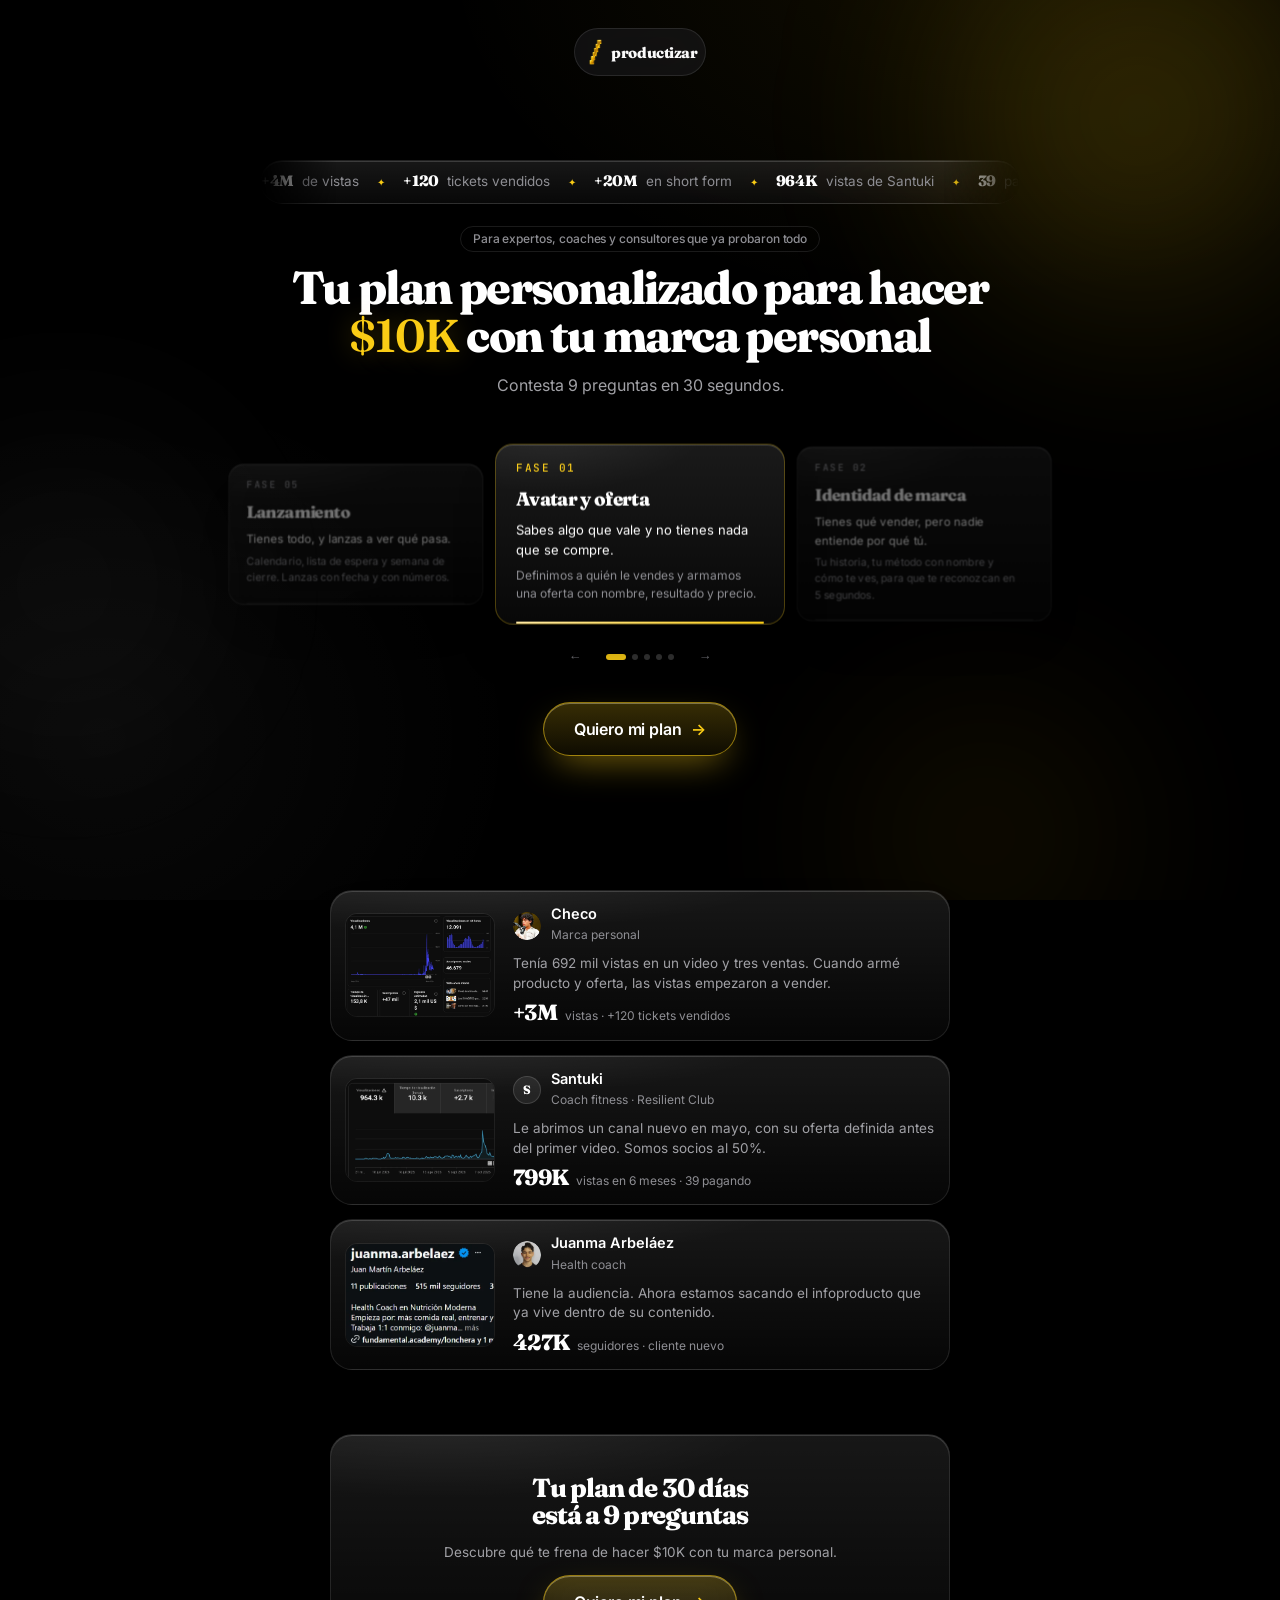
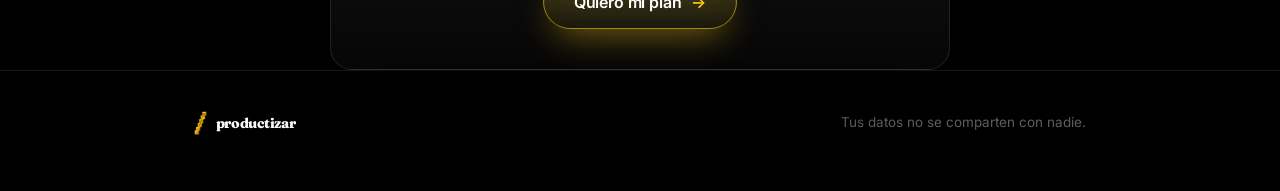
<file: index.html>
<!doctype html>
<html lang="es">
<head>
<meta charset="utf-8">
<meta name="viewport" content="width=device-width, initial-scale=1, viewport-fit=cover">
<title>Plan 10K · /productizar</title>
<meta name="description" content="Te ayudamos a hacer $10K con tu infoproducto en 12 semanas. Contesta 9 preguntas y recibe el plan de 30 días de tu fase.">
<meta property="og:title" content="Te ayudamos a hacer $10K con tu infoproducto en 12 semanas · /productizar">
<meta property="og:description" content="9 preguntas. Te decimos en cuál de las cinco fases estás y te damos el plan de 30 días de esa fase.">
<meta property="og:type" content="website">
<meta name="theme-color" content="#000000">
<link rel="icon" href="/assets/favicon.png">
<link rel="preconnect" href="https://fonts.googleapis.com">
<link rel="preconnect" href="https://fonts.gstatic.com" crossorigin>
<link rel="stylesheet" href="https://fonts.googleapis.com/css2?family=Fraunces:ital,opsz,wght@0,9..144,600;0,9..144,800;1,9..144,500&family=Inter:wght@400;500;600;700;800&family=JetBrains+Mono:wght@500&display=swap">
<link rel="stylesheet" href="/assets/styles.css">
<link rel="stylesheet" href="/assets/home.css">
<link rel="stylesheet" href="/assets/landing.css">
</head>
<body>
<script>document.documentElement.classList.add("js")</script>
<div class="orbs" aria-hidden="true"><i></i><i></i><i></i></div>
<div class="cursor-light" aria-hidden="true"></div>

<nav class="nav" aria-label="Principal">
  <div class="nav-pill" id="navpill">
    <span class="brand solo"><img src="/assets/slash.png" alt=""><span>productizar</span></span>
    <button class="btn btn-gold js-start" type="button">Quiero mi plan</button>
  </div>
</nav>

<!-- ================= LANDING ================= -->
<main id="landing">
  <section class="hero solo-hero">
    <div class="wrap">
      <div class="float-strip"><div class="fs-track"><span><b>+4M</b> de vistas</span><i>✦</i><span><b>+120</b> tickets vendidos</span><i>✦</i><span><b>+20M</b> en short form</span><i>✦</i><span><b>964K</b> vistas de Santuki</span><i>✦</i><span><b>39</b> pagando en Resilient Club</span><i>✦</i><span><b>515K</b> seguidores de Juanma</span><i>✦</i><span><b>+4M</b> de vistas</span><i>✦</i><span><b>+120</b> tickets vendidos</span><i>✦</i><span><b>+20M</b> en short form</span><i>✦</i><span><b>964K</b> vistas de Santuki</span><i>✦</i><span><b>39</b> pagando en Resilient Club</span><i>✦</i><span><b>515K</b> seguidores de Juanma</span><i>✦</i></div></div>
      <div class="hero-copy">
        <span class="pill">Para expertos, coaches y consultores que ya probaron todo</span>
        <h1>Tu plan personalizado para hacer <em>$10K</em> con tu marca personal</h1>
        <p class="lead">Contesta 9 preguntas en 30 segundos.</p>
        <div class="vsl" id="vsl" hidden></div>
        
      </div>

      
    </div>
      <div class="wrap hero-car">
      <div class="car" id="car">
        <div class="car-stage">
          <article class="ph-card g" data-i="0"><span class="ph-k">Fase 01</span><h3>Avatar y oferta</h3><p class="ph-pain">Sabes algo que vale y no tienes nada que se compre.</p><p class="ph-do">Definimos a quién le vendes y armamos una oferta con nombre, resultado y precio.</p><i class="ph-bar"></i></article>
          <article class="ph-card g" data-i="1"><span class="ph-k">Fase 02</span><h3>Identidad de marca</h3><p class="ph-pain">Tienes qué vender, pero nadie entiende por qué tú.</p><p class="ph-do">Tu historia, tu método con nombre y cómo te ves, para que te reconozcan en 5 segundos.</p><i class="ph-bar"></i></article>
          <article class="ph-card g" data-i="2"><span class="ph-k">Fase 03</span><h3>Contenido</h3><p class="ph-pain">Tienes producto, pero tu contenido no lo vende.</p><p class="ph-do">Cada video con un trabajo: traer gente, darte autoridad o vender. Y un solo link.</p><i class="ph-bar"></i></article>
          <article class="ph-card g" data-i="3"><span class="ph-k">Fase 04</span><h3>Producto</h3><p class="ph-pain">Vendes, pero todo depende de tus horas.</p><p class="ph-do">Pasamos lo que haces 1 a 1 a un infoproducto por fases que se entrega sin ti.</p><i class="ph-bar"></i></article>
          <article class="ph-card g" data-i="4"><span class="ph-k">Fase 05</span><h3>Lanzamiento</h3><p class="ph-pain">Tienes todo, y lanzas a ver qué pasa.</p><p class="ph-do">Calendario, lista de espera y semana de cierre. Lanzas con fecha y con números.</p><i class="ph-bar"></i></article>
        </div>
        <div class="car-nav"><button type="button" class="car-btn" data-d="-1" aria-label="Anterior">←</button><div class="car-dots"></div><button type="button" class="car-btn" data-d="1" aria-label="Siguiente">→</button></div>
      </div>
      <div class="cta-row">
          <button class="btn btn-gold js-start" type="button">Quiero mi plan <span class="arrow" aria-hidden="true">→</span></button>
        </div>
    </div>
  </section>

  

  <section class="sec" id="prueba">
    <div class="wrap">
      <div class="sec-h rv"><span class="pill">Resultados</span></div>
      <div class="cs-list">
        <article class="cs g rv"><img class="cs-shot" src="/assets/studio.webp" alt="" loading="lazy"><div class="cs-b"><div class="cs-top"><img class="cc-av" src="/assets/checo-avatar.webp" alt=""><div class="cc-who"><b>Checo</b><span>Marca personal</span></div></div><p>Tenía 692 mil vistas en un video y tres ventas. Cuando armé producto y oferta, las vistas empezaron a vender.</p><div class="cs-n"><b data-n="4" data-s="M" data-p="+">+4M</b><span>vistas · +120 tickets vendidos</span></div></div></article>
        <article class="cs g rv"><img class="cs-shot" src="/assets/santuki-studio.webp" alt="" loading="lazy"><div class="cs-b"><div class="cs-top"><span class="cc-av ini">S</span><div class="cc-who"><b>Santuki</b><span>Coach fitness · Resilient Club</span></div></div><p>Le abrimos un canal nuevo en mayo, con su oferta definida antes del primer video. Somos socios al 50%.</p><div class="cs-n"><b data-n="964" data-s="K">964K</b><span>vistas en 6 meses · 39 pagando</span></div></div></article>
        <article class="cs g rv"><img class="cs-shot" src="/assets/juanma.webp" alt="" loading="lazy"><div class="cs-b"><div class="cs-top"><img class="cc-av" src="/assets/juanma-avatar.webp" alt=""><div class="cc-who"><b>Juanma Arbeláez</b><span>Health coach</span></div></div><p>Tiene la audiencia. Ahora estamos sacando el infoproducto que ya vive dentro de su contenido.</p><div class="cs-n"><b data-n="515" data-s="K">515K</b><span>seguidores · cliente nuevo</span></div></div></article>
      </div>
    </div>
  </section>




  


  

  <section class="wrap">
    <div class="final-cta g rv">
      <h2>Tu plan de 30 días está a 9 preguntas</h2>
      <p>Descubre qué te frena de hacer $10K con tu marca personal.</p>
      <button class="btn btn-gold js-start" type="button">Quiero mi plan <span class="arrow" aria-hidden="true">→</span></button>
    </div>
  </section>
</main>

<!-- ================= QUIZ ================= -->
<section id="quiz" class="quiz" hidden aria-live="polite">
  <div class="wrap" id="quiz-root"></div>
</section>

<!-- ================= RESULT ================= -->
<section id="result" class="result" hidden>
  <div class="wrap" id="result-root"></div>
</section>

<footer class="foot">
  <div class="wrap">
    <span class="brand"><img src="/assets/slash.png" alt=""><span>productizar</span></span>
    <span>Tus datos no se comparten con nadie.</span>
  </div>
</footer>

<script src="/assets/config.js"></script>
<script src="/assets/app.js"></script>
<script src="/assets/landing.js"></script>
</body>
</html>
</file>
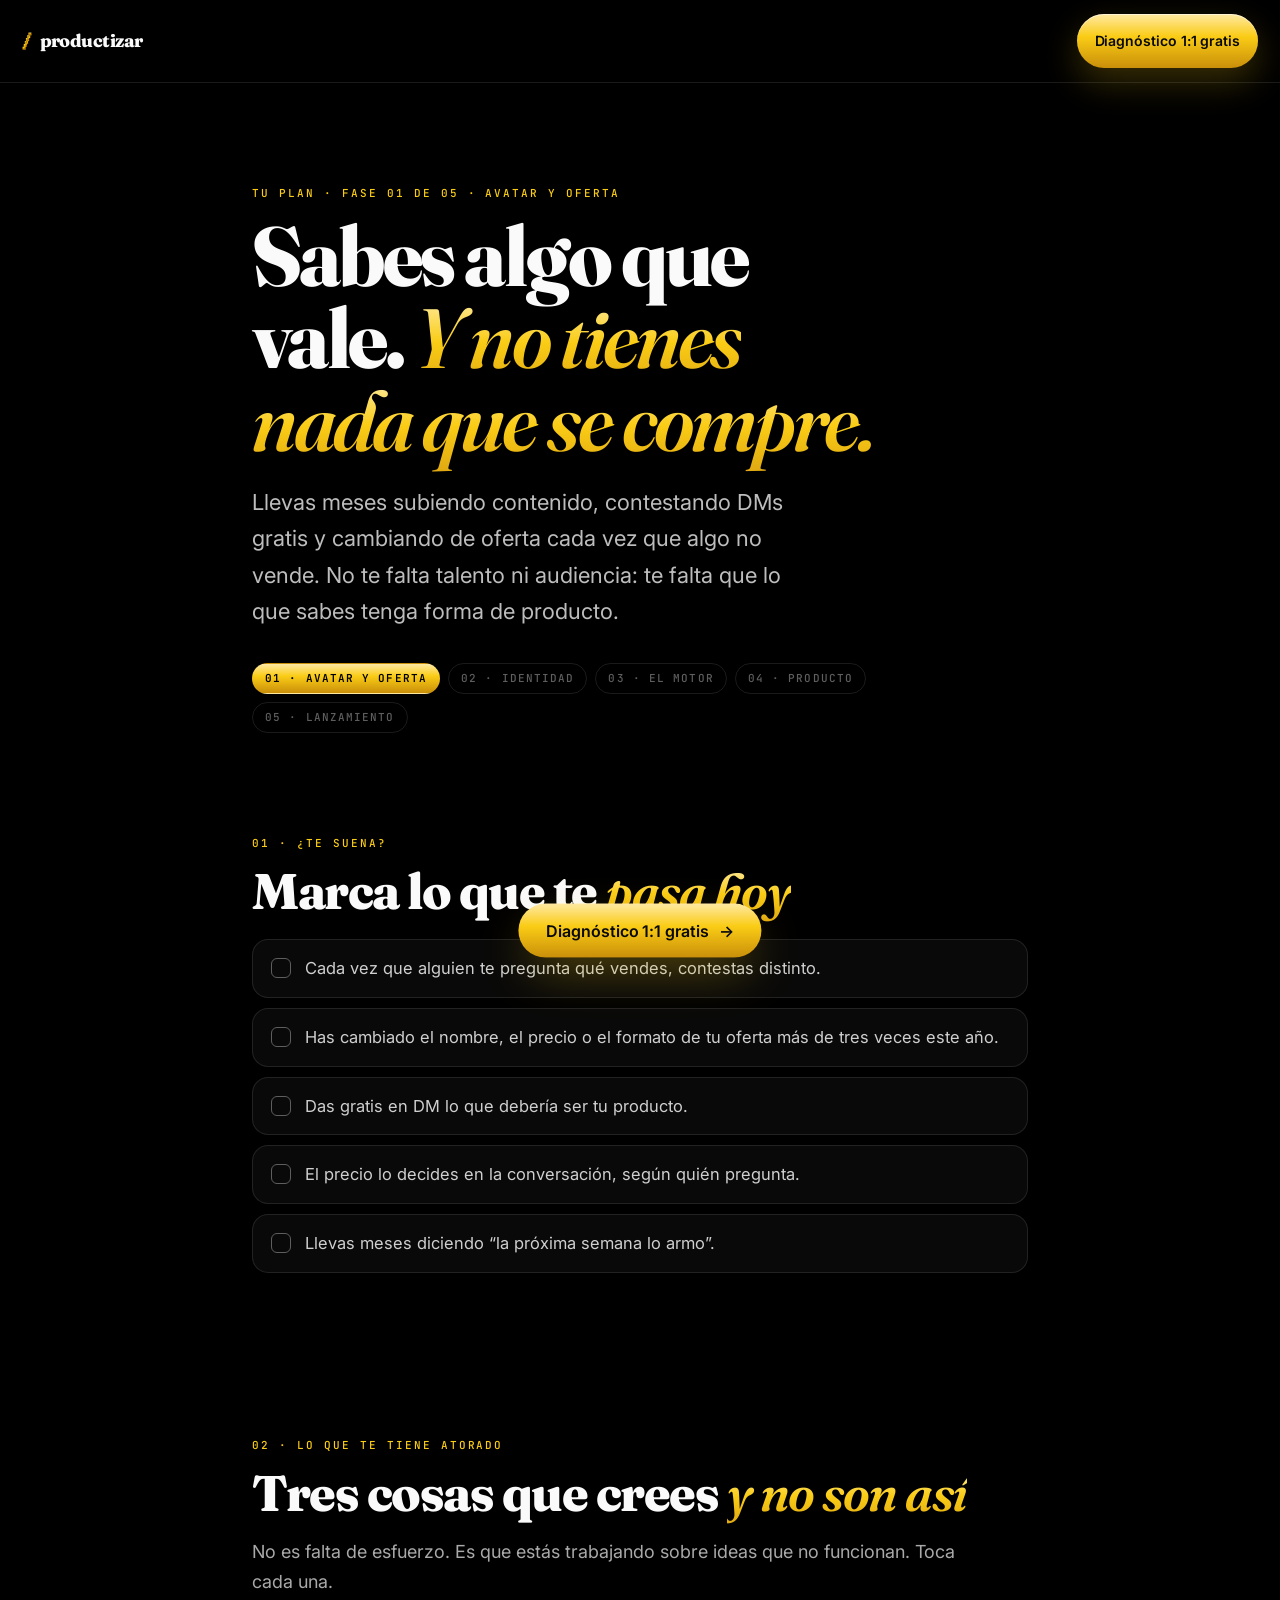
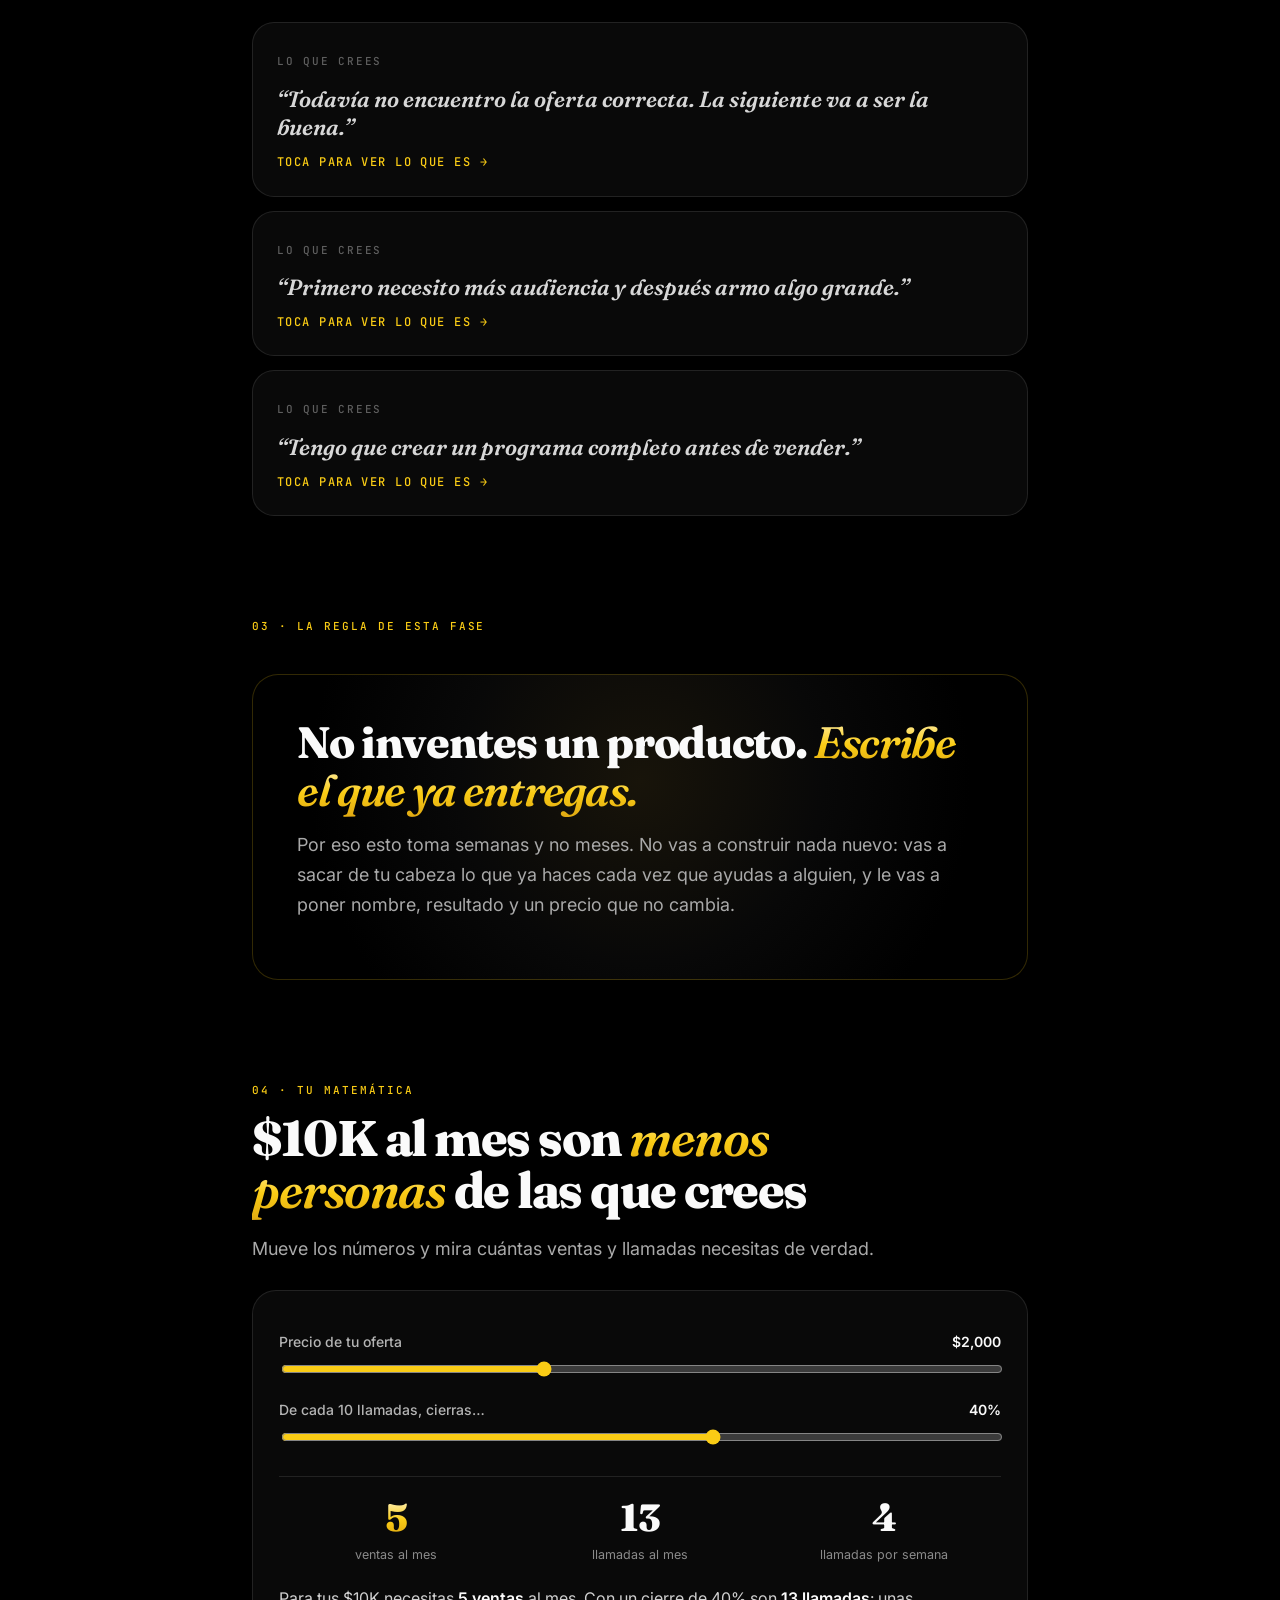
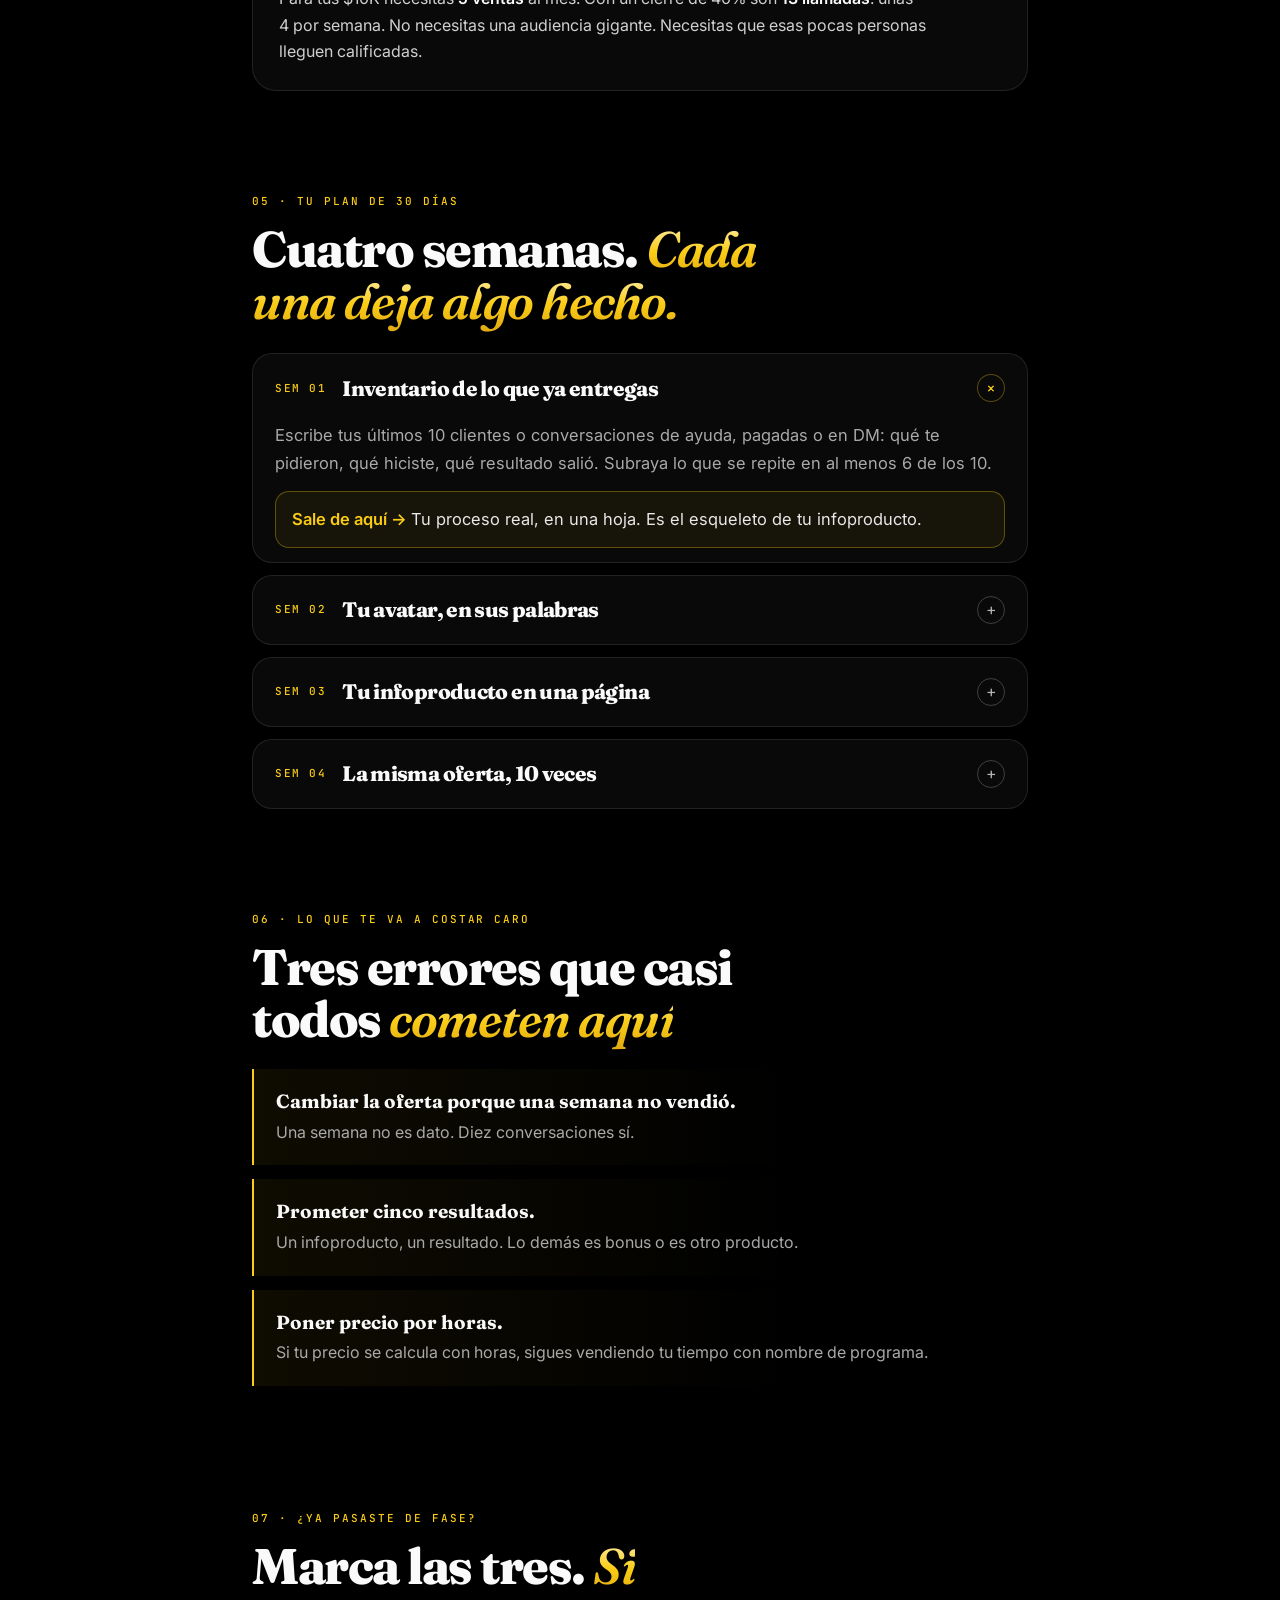
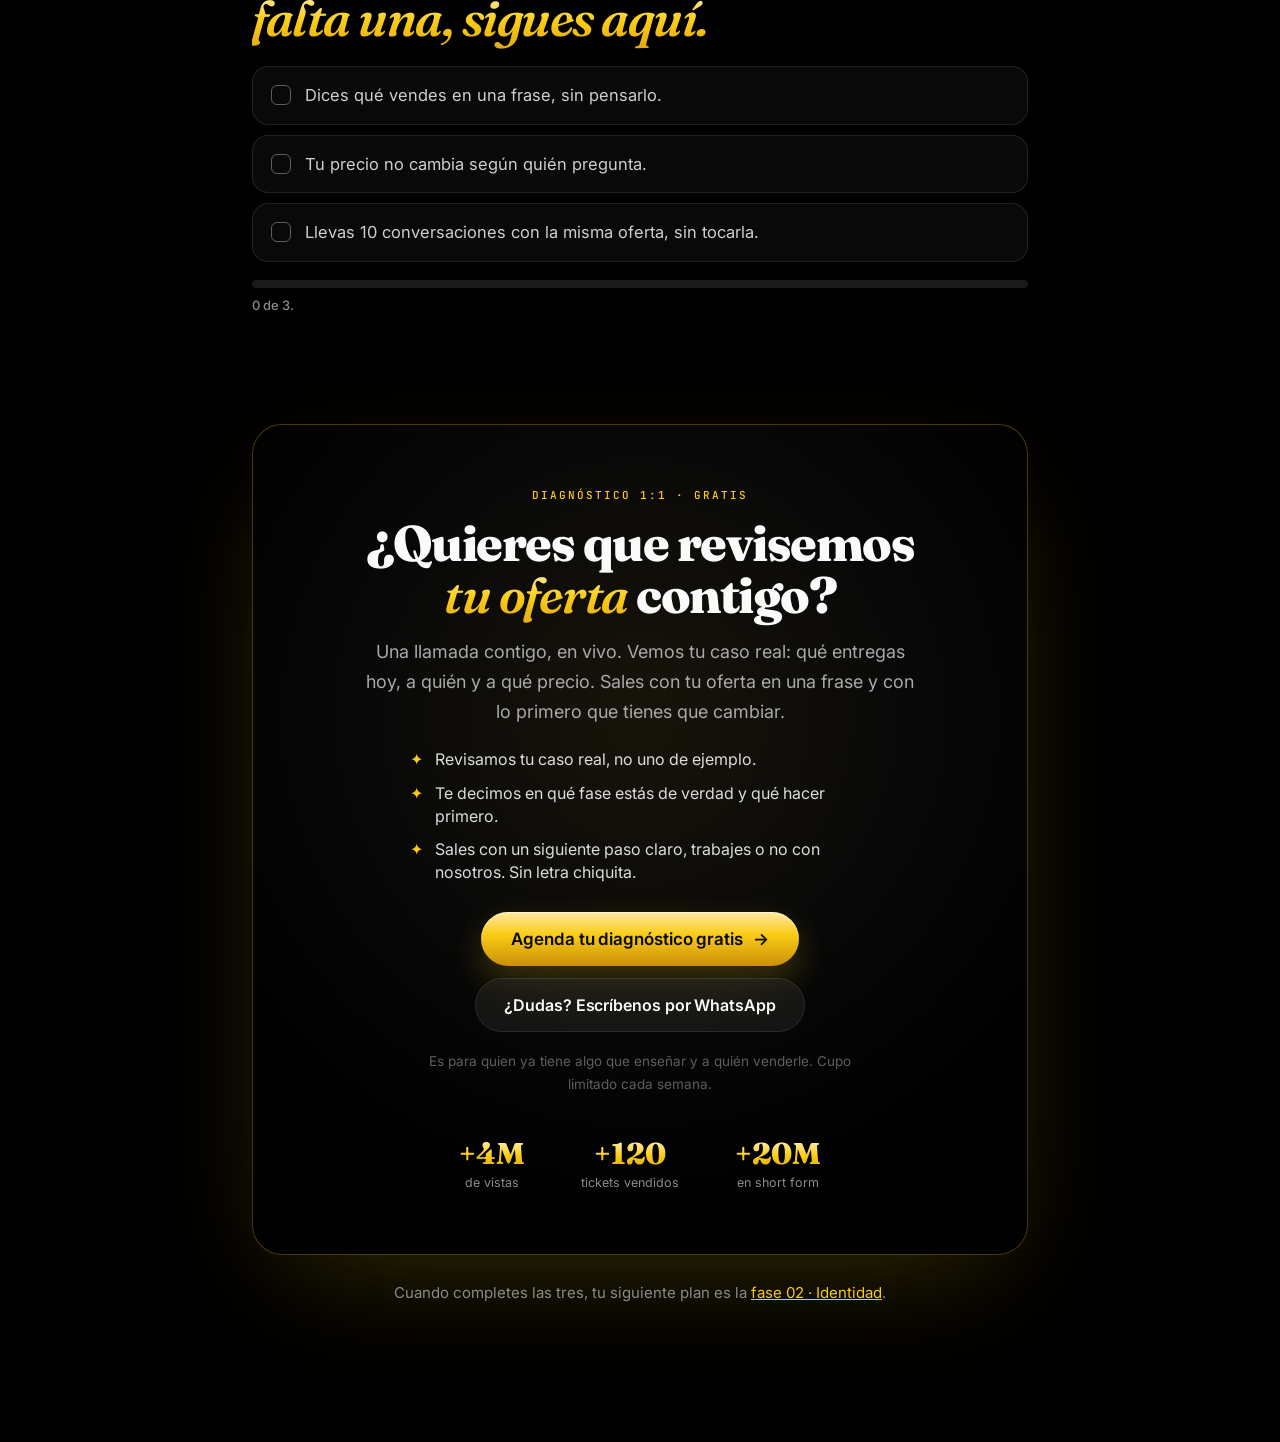
<file: plan/fase-1.html>
<!doctype html>
<html lang="es">
<head>
<meta charset="utf-8">
<meta name="viewport" content="width=device-width, initial-scale=1, viewport-fit=cover">
<title>Tu plan · Fase 01 · Avatar y oferta · /productizar</title>
<meta name="description" content="Llevas meses subiendo contenido, contestando DMs gratis y cambiando de oferta cada vez que algo no vende. No te falta talento ni audiencia: te falta que lo que sabes tenga forma de producto.">
<meta name="robots" content="noindex">
<meta name="theme-color" content="#000000">
<link rel="icon" href="/assets/favicon.png">
<link rel="preconnect" href="https://fonts.googleapis.com">
<link rel="preconnect" href="https://fonts.gstatic.com" crossorigin>
<link rel="stylesheet" href="https://fonts.googleapis.com/css2?family=Fraunces:ital,opsz,wght@0,9..144,600;0,9..144,800;1,9..144,500&family=Inter:wght@400;500;600&family=JetBrains+Mono:wght@500&display=swap">
<link rel="stylesheet" href="/assets/styles.css">
<link rel="stylesheet" href="/assets/plan2.css">
</head>
<body class="p2" data-fase="1" data-nombre="Avatar y oferta">
<div class="progress" aria-hidden="true"></div>
<header class="top">
  <span class="brand"><img src="/assets/slash.png" alt=""><span>productizar</span></span>
  <a class="btn btn-gold js-cal" href="#" target="_blank" rel="noopener">Diagnóstico 1:1 gratis</a>
</header>

<main>
  <section class="hero2">
    <span class="k">Tu plan · Fase 01 de 05 · Avatar y oferta</span>
    <p class="for js-for" hidden></p>
    <h1>Sabes algo que vale. <em>Y no tienes nada que se compre.</em></h1>
    <p class="lead2">Llevas meses subiendo contenido, contestando DMs gratis y cambiando de oferta cada vez que algo no vende. No te falta talento ni audiencia: te falta que lo que sabes tenga forma de producto.</p>
    <div class="phase-dots"><span class="here">01 · Avatar y oferta</span><span class="">02 · Identidad</span><span class="">03 · El motor</span><span class="">04 · Producto</span><span class="">05 · Lanzamiento</span></div>
    <div class="gapbox js-gapbox" hidden><p class="js-gap"></p></div>
  </section>

  <section class="rv">
    <span class="k">01 · ¿Te suena?</span>
    <h2>Marca lo que te <em>pasa hoy</em></h2>
    <ul class="taps suena"><li><button type="button" aria-pressed="false"><span class="cb"></span><span>Cada vez que alguien te pregunta qué vendes, contestas distinto.</span></button></li><li><button type="button" aria-pressed="false"><span class="cb"></span><span>Has cambiado el nombre, el precio o el formato de tu oferta más de tres veces este año.</span></button></li><li><button type="button" aria-pressed="false"><span class="cb"></span><span>Das gratis en DM lo que debería ser tu producto.</span></button></li><li><button type="button" aria-pressed="false"><span class="cb"></span><span>El precio lo decides en la conversación, según quién pregunta.</span></button></li><li><button type="button" aria-pressed="false"><span class="cb"></span><span>Llevas meses diciendo “la próxima semana lo armo”.</span></button></li></ul>
    <p class="tapres" aria-live="polite"></p>
  </section>

  <section>
    <div class="rv"><span class="k">02 · Lo que te tiene atorado</span>
    <h2>Tres cosas que crees <em>y no son así</em></h2>
    <p>No es falta de esfuerzo. Es que estás trabajando sobre ideas que no funcionan. Toca cada una.</p></div>
    <div class="beliefs"><button type="button" class="belief rv" aria-expanded="false"><span class="lbl">Lo que crees</span><span class="q">“Todavía no encuentro la oferta correcta. La siguiente va a ser la buena.”</span><span class="hint">Toca para ver lo que es →</span><span class="a"><div><p>No vende porque nunca dura lo suficiente. Una oferta empieza a venderse cuando la gente la escucha <b>diez veces igual</b>. Si la cambias cada mes, cada mes empiezas de cero.</p></div></span></button><button type="button" class="belief rv" aria-expanded="false"><span class="lbl">Lo que crees</span><span class="q">“Primero necesito más audiencia y después armo algo grande.”</span><span class="hint">Toca para ver lo que es →</span><span class="a"><div><p>Una audiencia sin oferta es entretenimiento gratis. Con <b>5 clientes al mes a $2,000</b> ya estás en $10K. Esas cinco personas probablemente ya te escribieron este mes.</p></div></span></button><button type="button" class="belief rv" aria-expanded="false"><span class="lbl">Lo que crees</span><span class="q">“Tengo que crear un programa completo antes de vender.”</span><span class="hint">Toca para ver lo que es →</span><span class="a"><div><p>El producto ya existe: está en lo que repites con cada cliente. <b>Se escribe, se vende y se construye con el primer cliente adentro.</b> Si nadie lo compra, te ahorraste dos meses de grabar clases.</p></div></span></button></div>
  </section>

  <section class="rv">
    <span class="k">03 · La regla de esta fase</span>
    <div class="rule2"><p class="big">No inventes un producto. <em>Escribe el que ya entregas.</em></p><p>Por eso esto toma semanas y no meses. No vas a construir nada nuevo: vas a sacar de tu cabeza lo que ya haces cada vez que ayudas a alguien, y le vas a poner nombre, resultado y un precio que no cambia.</p></div>
  </section>

  <section class="rv">
    <span class="k">04 · Tu matemática</span>
    <h2>$10K al mes son <em>menos personas</em> de las que crees</h2>
    <p>Mueve los números y mira cuántas ventas y llamadas necesitas de verdad.</p>
    <div class="calc">
      <label for="c-price">Precio de tu oferta <output id="o-price"></output></label>
      <input id="c-price" type="range" min="300" max="5000" step="100" value="2000">
      <label for="c-close">De cada 10 llamadas, cierras… <output id="o-close"></output></label>
      <input id="c-close" type="range" min="10" max="60" step="5" value="40">
      <div class="res"><div><b class="g" id="r-sales"></b><span>ventas al mes</span></div><div><b id="r-calls"></b><span>llamadas al mes</span></div><div><b id="r-week"></b><span>llamadas por semana</span></div></div>
      <p class="say" id="r-say"></p>
    </div>
  </section>

  <section>
    <div class="rv"><span class="k">05 · Tu plan de 30 días</span>
    <h2>Cuatro semanas. <em>Cada una deja algo hecho.</em></h2></div>
    <div class="weeks2"><div class="wk rv"><button type="button" aria-expanded="false"><span class="n">SEM 01</span><h3>Inventario de lo que ya entregas</h3><span class="pl">+</span></button><div class="body"><div><p>Escribe tus últimos 10 clientes o conversaciones de ayuda, pagadas o en DM: qué te pidieron, qué hiciste, qué resultado salió. Subraya lo que se repite en al menos 6 de los 10.</p><p class="out">Tu proceso real, en una hoja. Es el esqueleto de tu infoproducto.</p></div></div></div><div class="wk rv"><button type="button" aria-expanded="false"><span class="n">SEM 02</span><h3>Tu avatar, en sus palabras</h3><span class="pl">+</span></button><div class="body"><div><p>De esos 10, elige a los 3 con mejor resultado. ¿En qué punto estaban? ¿Con qué frase te pidieron ayuda? Abre tus DMs de los últimos 60 días y copia textual las 10 preguntas que más se repiten.</p><p class="out">Tu avatar con su punto A y su punto B, escrito como él habla.</p></div></div></div><div class="wk rv"><button type="button" aria-expanded="false"><span class="n">SEM 03</span><h3>Tu infoproducto en una página</h3><span class="pl">+</span></button><div class="body"><div><p>Nombre que se pueda decir en voz alta. Un solo resultado con número y tiempo. De 3 a 5 fases sacadas de lo que se repite. Lo que se lleva. Un precio fijo. Una garantía que dependa de ti.</p><p class="out">La página que llevas meses sin escribir. Desde hoy ya no se cambia.</p></div></div></div><div class="wk rv"><button type="button" aria-expanded="false"><span class="n">SEM 04</span><h3>La misma oferta, 10 veces</h3><span class="pl">+</span></button><div class="body"><div><p>Mándasela con las mismas palabras a 10 personas que ya te escribieron antes. No le cambies nada aunque te digan que no: necesitas datos, no comodidad.</p><p class="out">Tus primeras 10 conversaciones de venta con la misma oferta y el mismo precio.</p></div></div></div></div>
  </section>

  <section>
    <div class="rv"><span class="k">06 · Lo que te va a costar caro</span>
    <h2>Tres errores que casi todos <em>cometen aquí</em></h2></div>
    <ul class="errs2"><li class="rv"><b>Cambiar la oferta porque una semana no vendió.</b><span>Una semana no es dato. Diez conversaciones sí.</span></li><li class="rv"><b>Prometer cinco resultados.</b><span>Un infoproducto, un resultado. Lo demás es bonus o es otro producto.</span></li><li class="rv"><b>Poner precio por horas.</b><span>Si tu precio se calcula con horas, sigues vendiendo tu tiempo con nombre de programa.</span></li></ul>
  </section>

  <section class="rv checks2">
    <span class="k">07 · ¿Ya pasaste de fase?</span>
    <h2>Marca las tres. <em>Si falta una, sigues aquí.</em></h2>
    <ul class="taps"><li><button type="button" aria-pressed="false"><span class="cb"></span><span>Dices qué vendes en una frase, sin pensarlo.</span></button></li><li><button type="button" aria-pressed="false"><span class="cb"></span><span>Tu precio no cambia según quién pregunta.</span></button></li><li><button type="button" aria-pressed="false"><span class="cb"></span><span>Llevas 10 conversaciones con la misma oferta, sin tocarla.</span></button></li></ul>
    <div class="meter"><i></i></div><p class="meter-t">0 de 3.</p>
  </section>

  <section class="close2 rv" id="agenda">
    <span class="k">Diagnóstico 1:1 · gratis</span>
    <h2>¿Quieres que revisemos <em>tu oferta</em> contigo?</h2>
    <p>Una llamada contigo, en vivo. Vemos tu caso real: qué entregas hoy, a quién y a qué precio. Sales con tu oferta en una frase y con lo primero que tienes que cambiar.</p>
    <ul class="incl"><li>Revisamos tu caso real, no uno de ejemplo.</li><li>Te decimos en qué fase estás de verdad y qué hacer primero.</li><li>Sales con un siguiente paso claro, trabajes o no con nosotros. Sin letra chiquita.</li></ul>
    <div class="acts">
      <a class="btn btn-gold js-cal" href="#" target="_blank" rel="noopener">Agenda tu diagnóstico gratis <span class="arrow" aria-hidden="true">→</span></a>
      <a class="btn btn-glass js-wa" href="#" target="_blank" rel="noopener">¿Dudas? Escríbenos por WhatsApp</a>
      <p class="fine">Es para quien ya tiene algo que enseñar y a quién venderle. Cupo limitado cada semana.</p>
    </div>
    <div class="nums2"><div><b>+4M</b><span>de vistas</span></div><div><b>+120</b><span>tickets vendidos</span></div><div><b>+20M</b><span>en short form</span></div></div>
  </section>
  <p class="next">Cuando completes las tres, tu siguiente plan es la <a href="/plan/fase-2">fase 02 · Identidad</a>.</p>
</main>
<a class="btn btn-gold sticky-cta js-cal" href="#" target="_blank" rel="noopener">Diagnóstico 1:1 gratis <span class="arrow" aria-hidden="true">→</span></a>

<script src="/assets/config.js"></script>
<script src="/assets/plan2.js"></script>
</body>
</html>
</file>
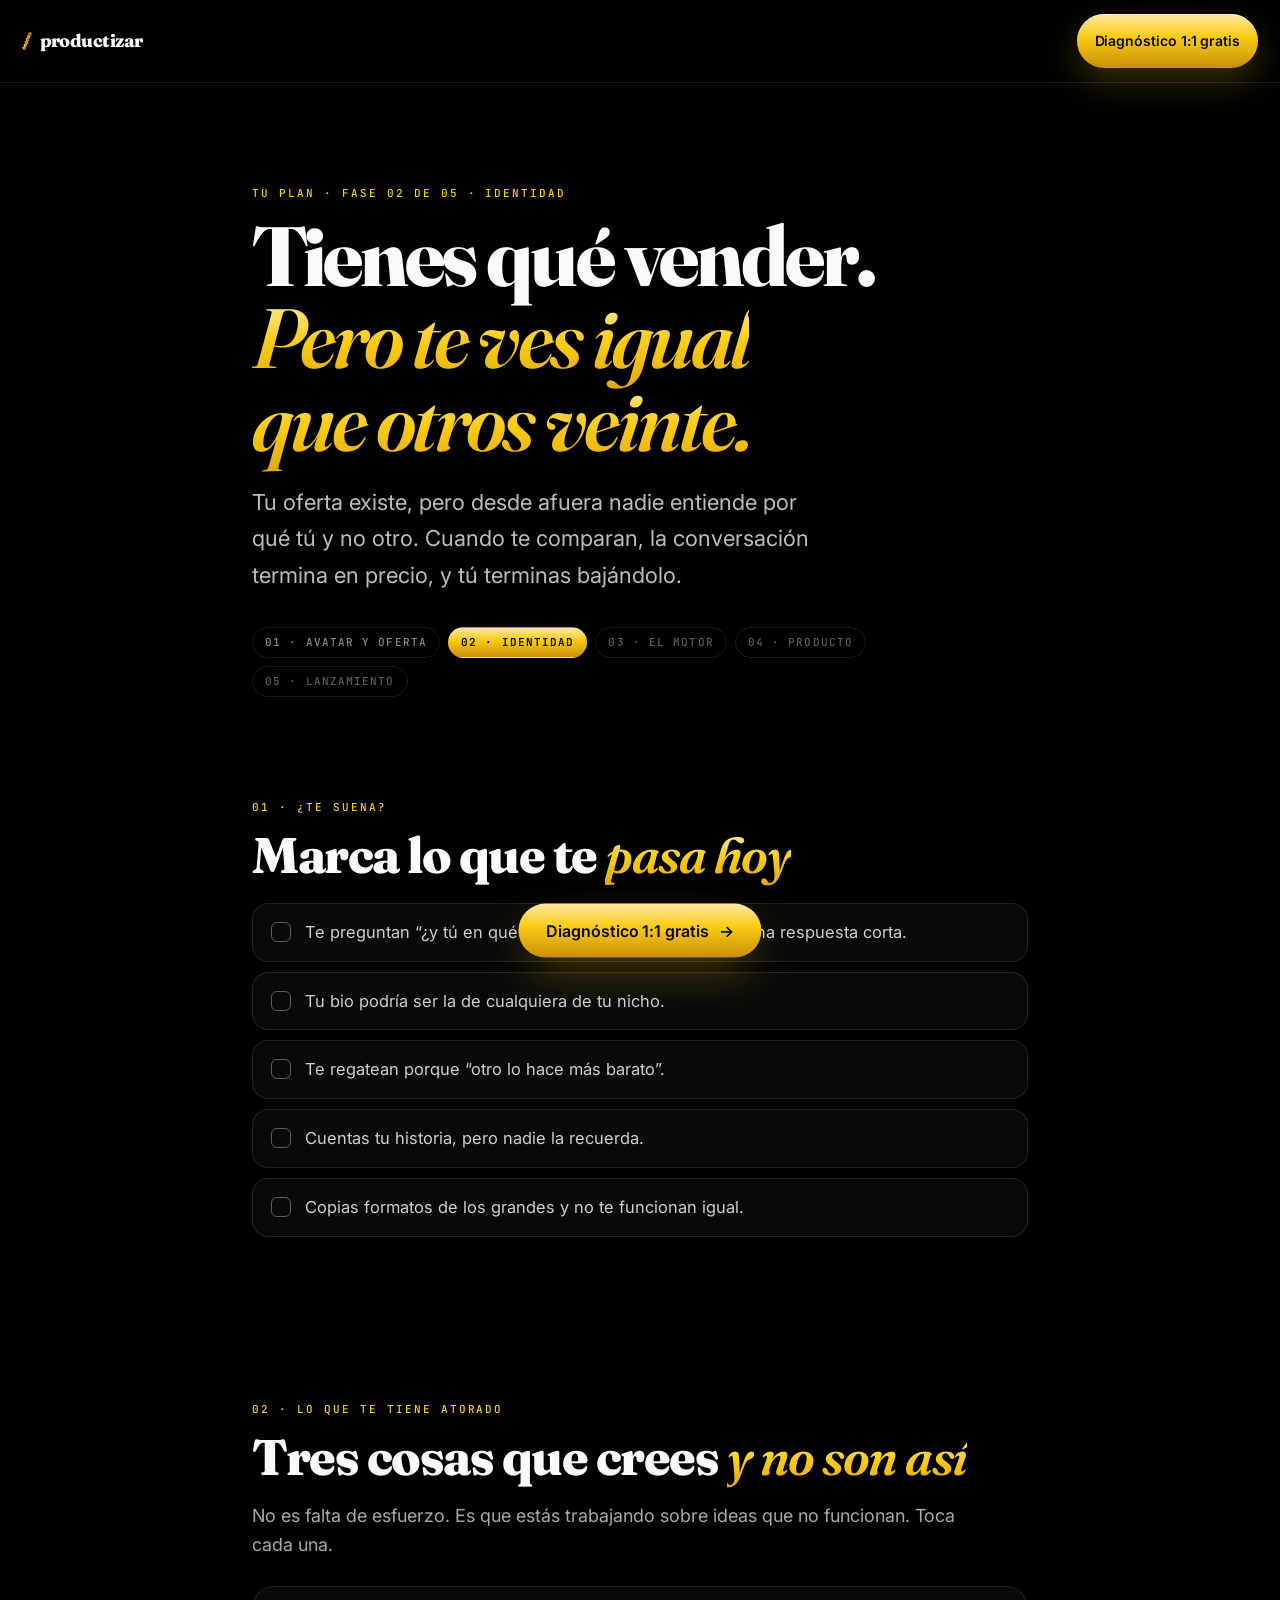
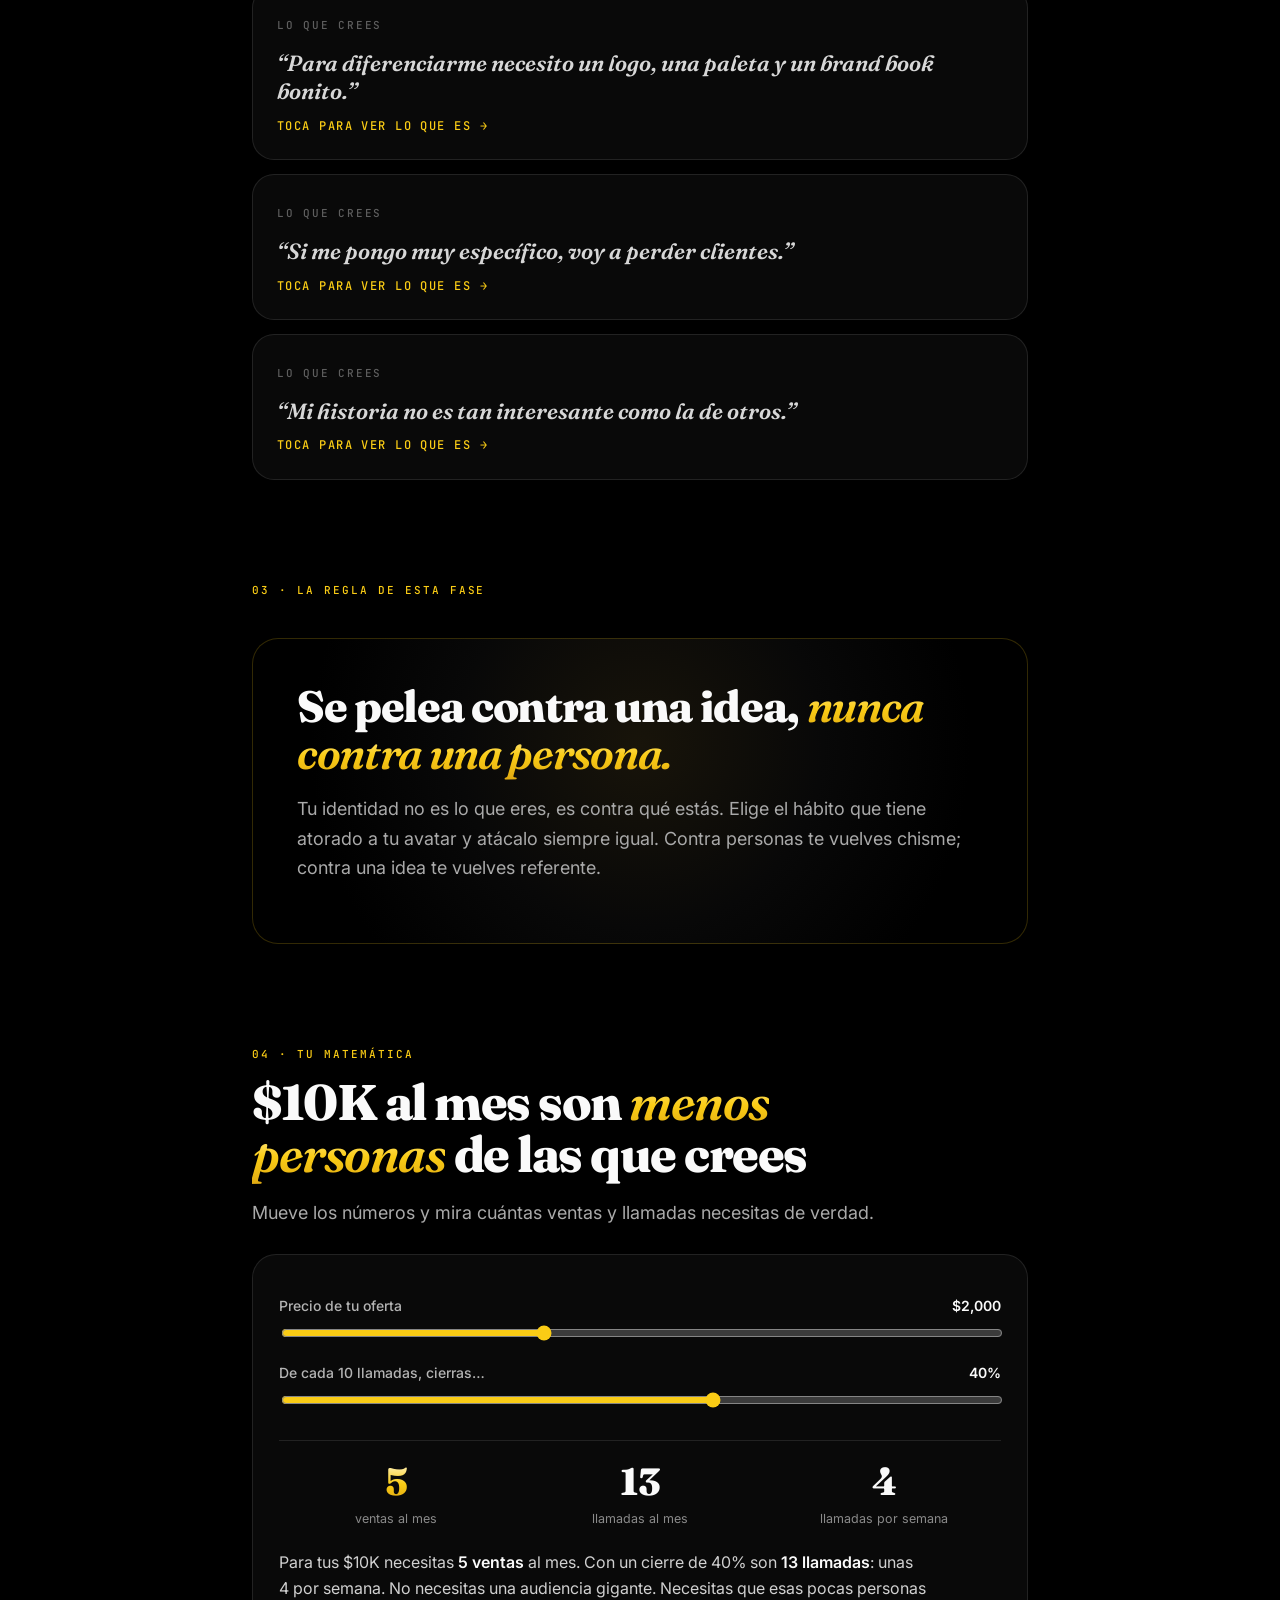
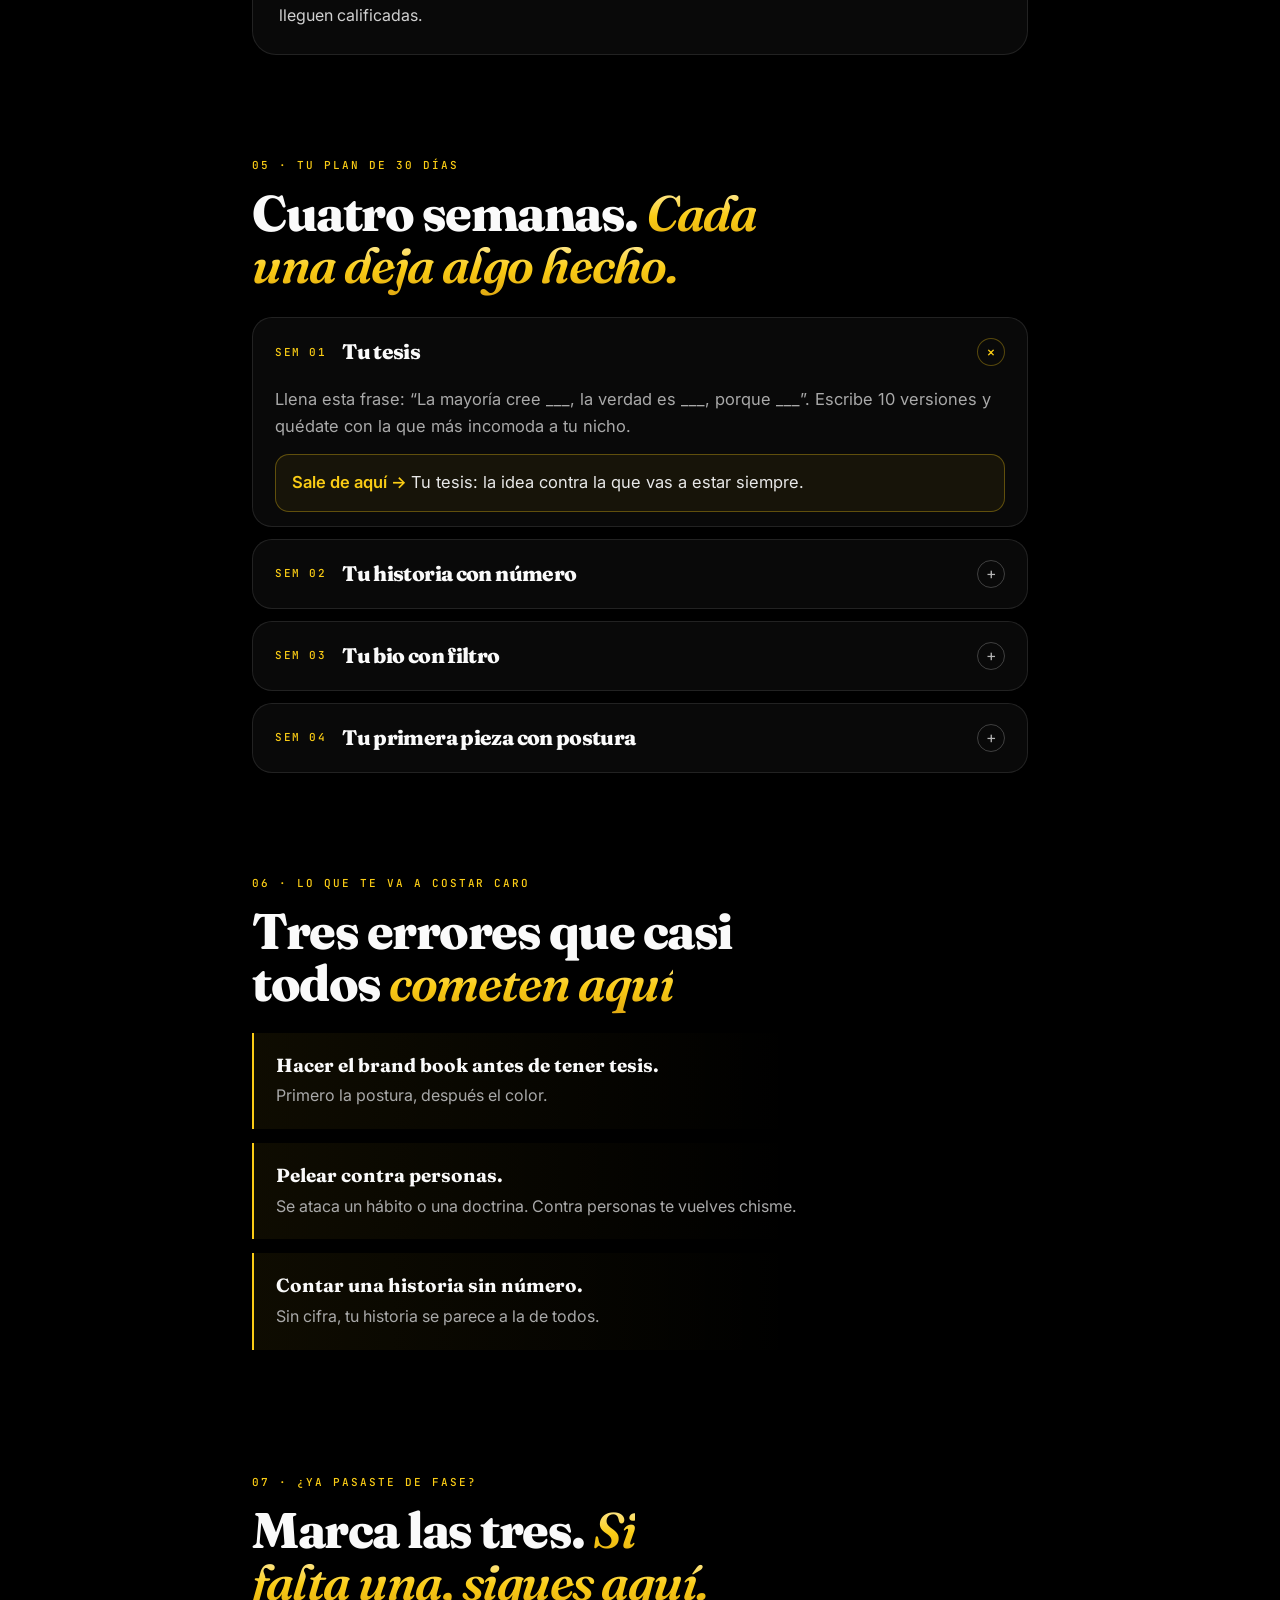
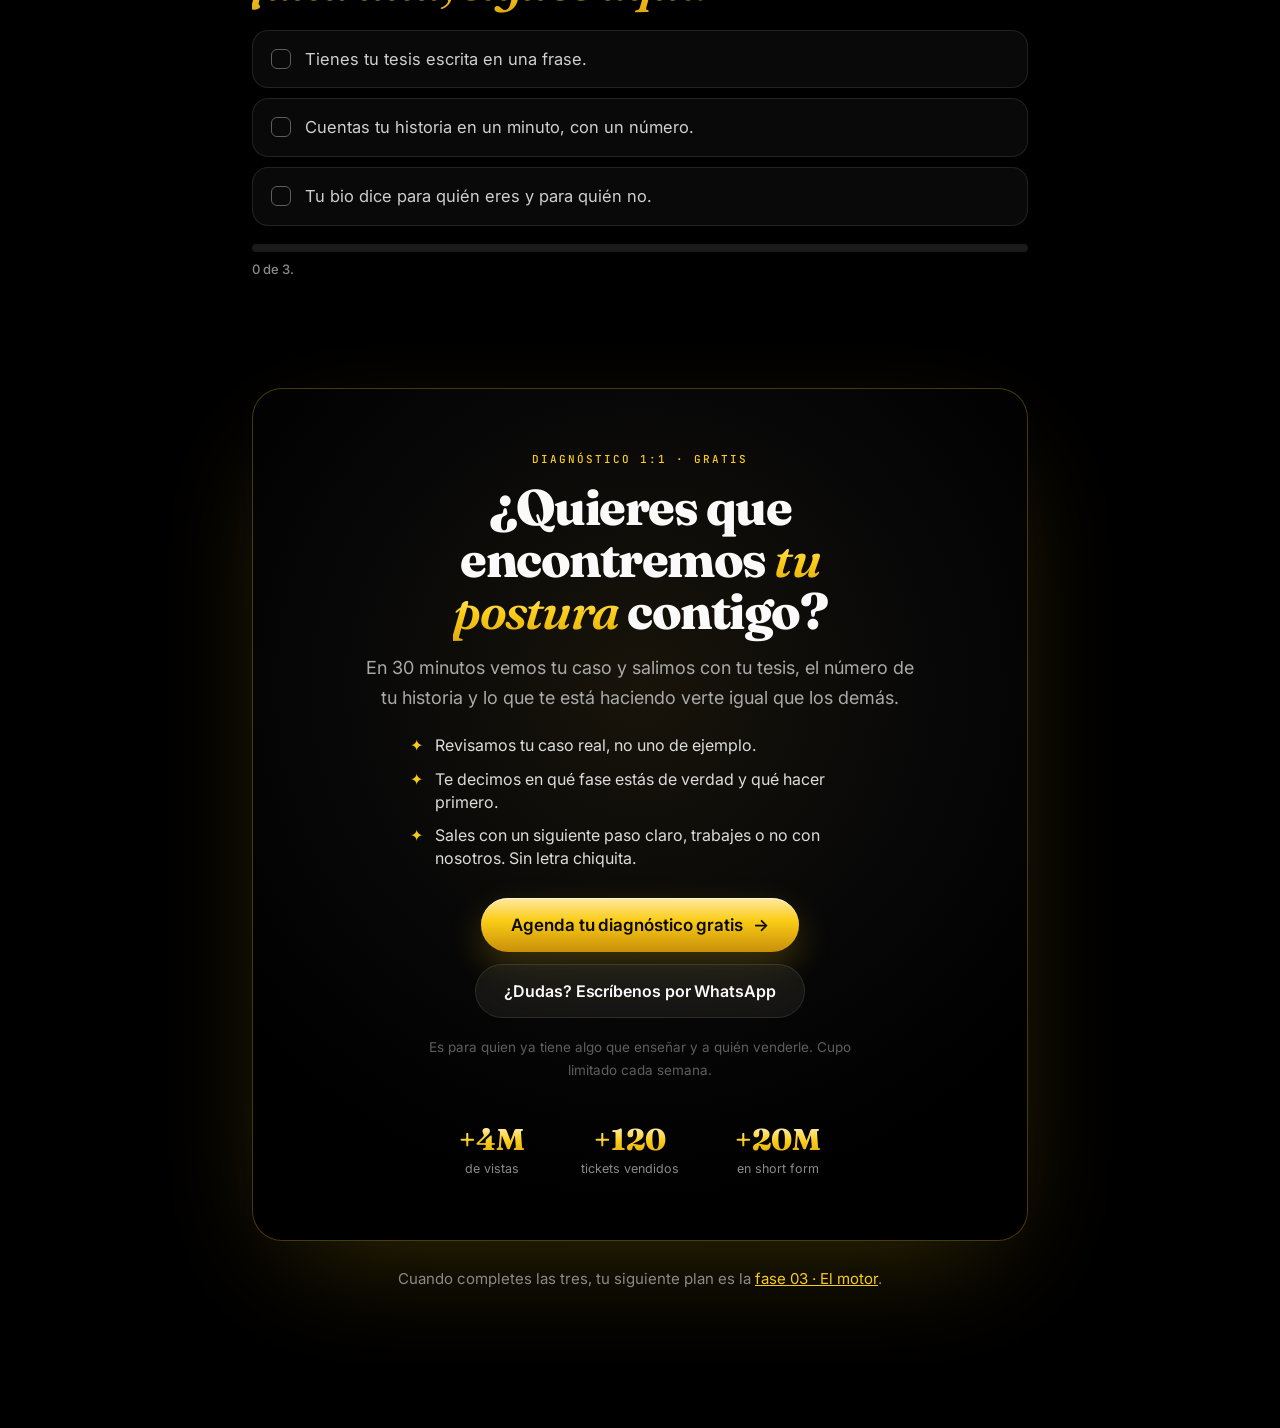
<file: plan/fase-2.html>
<!doctype html>
<html lang="es">
<head>
<meta charset="utf-8">
<meta name="viewport" content="width=device-width, initial-scale=1, viewport-fit=cover">
<title>Tu plan · Fase 02 · Identidad · /productizar</title>
<meta name="description" content="Tu oferta existe, pero desde afuera nadie entiende por qué tú y no otro. Cuando te comparan, la conversación termina en precio, y tú terminas bajándolo.">
<meta name="robots" content="noindex">
<meta name="theme-color" content="#000000">
<link rel="icon" href="/assets/favicon.png">
<link rel="preconnect" href="https://fonts.googleapis.com">
<link rel="preconnect" href="https://fonts.gstatic.com" crossorigin>
<link rel="stylesheet" href="https://fonts.googleapis.com/css2?family=Fraunces:ital,opsz,wght@0,9..144,600;0,9..144,800;1,9..144,500&family=Inter:wght@400;500;600&family=JetBrains+Mono:wght@500&display=swap">
<link rel="stylesheet" href="/assets/styles.css">
<link rel="stylesheet" href="/assets/plan2.css">
</head>
<body class="p2" data-fase="2" data-nombre="Identidad">
<div class="progress" aria-hidden="true"></div>
<header class="top">
  <span class="brand"><img src="/assets/slash.png" alt=""><span>productizar</span></span>
  <a class="btn btn-gold js-cal" href="#" target="_blank" rel="noopener">Diagnóstico 1:1 gratis</a>
</header>

<main>
  <section class="hero2">
    <span class="k">Tu plan · Fase 02 de 05 · Identidad</span>
    <p class="for js-for" hidden></p>
    <h1>Tienes qué vender. <em>Pero te ves igual que otros veinte.</em></h1>
    <p class="lead2">Tu oferta existe, pero desde afuera nadie entiende por qué tú y no otro. Cuando te comparan, la conversación termina en precio, y tú terminas bajándolo.</p>
    <div class="phase-dots"><span class="done">01 · Avatar y oferta</span><span class="here">02 · Identidad</span><span class="">03 · El motor</span><span class="">04 · Producto</span><span class="">05 · Lanzamiento</span></div>
    <div class="gapbox js-gapbox" hidden><p class="js-gap"></p></div>
  </section>

  <section class="rv">
    <span class="k">01 · ¿Te suena?</span>
    <h2>Marca lo que te <em>pasa hoy</em></h2>
    <ul class="taps suena"><li><button type="button" aria-pressed="false"><span class="cb"></span><span>Te preguntan “¿y tú en qué eres diferente?” y no tienes una respuesta corta.</span></button></li><li><button type="button" aria-pressed="false"><span class="cb"></span><span>Tu bio podría ser la de cualquiera de tu nicho.</span></button></li><li><button type="button" aria-pressed="false"><span class="cb"></span><span>Te regatean porque “otro lo hace más barato”.</span></button></li><li><button type="button" aria-pressed="false"><span class="cb"></span><span>Cuentas tu historia, pero nadie la recuerda.</span></button></li><li><button type="button" aria-pressed="false"><span class="cb"></span><span>Copias formatos de los grandes y no te funcionan igual.</span></button></li></ul>
    <p class="tapres" aria-live="polite"></p>
  </section>

  <section>
    <div class="rv"><span class="k">02 · Lo que te tiene atorado</span>
    <h2>Tres cosas que crees <em>y no son así</em></h2>
    <p>No es falta de esfuerzo. Es que estás trabajando sobre ideas que no funcionan. Toca cada una.</p></div>
    <div class="beliefs"><button type="button" class="belief rv" aria-expanded="false"><span class="lbl">Lo que crees</span><span class="q">“Para diferenciarme necesito un logo, una paleta y un brand book bonito.”</span><span class="hint">Toca para ver lo que es →</span><span class="a"><div><p>El color no te diferencia. <b>La postura sí.</b> La gente no recuerda tu tipografía, recuerda contra qué estás y qué te pasó.</p></div></span></button><button type="button" class="belief rv" aria-expanded="false"><span class="lbl">Lo que crees</span><span class="q">“Si me pongo muy específico, voy a perder clientes.”</span><span class="hint">Toca para ver lo que es →</span><span class="a"><div><p>Al revés. Cuando le hablas a todos, nadie siente que es para él y <b>terminas compitiendo por precio</b>. Cuando le hablas a uno, ese uno paga sin regatear.</p></div></span></button><button type="button" class="belief rv" aria-expanded="false"><span class="lbl">Lo que crees</span><span class="q">“Mi historia no es tan interesante como la de otros.”</span><span class="hint">Toca para ver lo que es →</span><span class="a"><div><p>No necesitas una historia épica. Necesitas <b>un momento con número</b>. “Me fue mal” no se recuerda. “Más de 750 mil vistas en un video y 3 ventas” sí.</p></div></span></button></div>
  </section>

  <section class="rv">
    <span class="k">03 · La regla de esta fase</span>
    <div class="rule2"><p class="big">Se pelea contra una idea, <em>nunca contra una persona.</em></p><p>Tu identidad no es lo que eres, es contra qué estás. Elige el hábito que tiene atorado a tu avatar y atácalo siempre igual. Contra personas te vuelves chisme; contra una idea te vuelves referente.</p></div>
  </section>

  <section class="rv">
    <span class="k">04 · Tu matemática</span>
    <h2>$10K al mes son <em>menos personas</em> de las que crees</h2>
    <p>Mueve los números y mira cuántas ventas y llamadas necesitas de verdad.</p>
    <div class="calc">
      <label for="c-price">Precio de tu oferta <output id="o-price"></output></label>
      <input id="c-price" type="range" min="300" max="5000" step="100" value="2000">
      <label for="c-close">De cada 10 llamadas, cierras… <output id="o-close"></output></label>
      <input id="c-close" type="range" min="10" max="60" step="5" value="40">
      <div class="res"><div><b class="g" id="r-sales"></b><span>ventas al mes</span></div><div><b id="r-calls"></b><span>llamadas al mes</span></div><div><b id="r-week"></b><span>llamadas por semana</span></div></div>
      <p class="say" id="r-say"></p>
    </div>
  </section>

  <section>
    <div class="rv"><span class="k">05 · Tu plan de 30 días</span>
    <h2>Cuatro semanas. <em>Cada una deja algo hecho.</em></h2></div>
    <div class="weeks2"><div class="wk rv"><button type="button" aria-expanded="false"><span class="n">SEM 01</span><h3>Tu tesis</h3><span class="pl">+</span></button><div class="body"><div><p>Llena esta frase: “La mayoría cree ___, la verdad es ___, porque ___”. Escribe 10 versiones y quédate con la que más incomoda a tu nicho.</p><p class="out">Tu tesis: la idea contra la que vas a estar siempre.</p></div></div></div><div class="wk rv"><button type="button" aria-expanded="false"><span class="n">SEM 02</span><h3>Tu historia con número</h3><span class="pl">+</span></button><div class="body"><div><p>Busca el momento de tu historia que tiene una cifra: un fracaso, un giro, un resultado. Cuéntalo en un minuto: dónde estabas, qué pasó, qué aprendiste y qué cambió.</p><p class="out">Tu historia de origen en 60 segundos, lista para grabar.</p></div></div></div><div class="wk rv"><button type="button" aria-expanded="false"><span class="n">SEM 03</span><h3>Tu bio con filtro</h3><span class="pl">+</span></button><div class="body"><div><p>Reescribe tu bio con esta estructura: a quién ayudas, a qué resultado, y un filtro (“si ya ___ → link”). Quita todo lo que sirva para cualquiera.</p><p class="out">Tu perfil, que en 5 segundos dice para quién eres y para quién no.</p></div></div></div><div class="wk rv"><button type="button" aria-expanded="false"><span class="n">SEM 04</span><h3>Tu primera pieza con postura</h3><span class="pl">+</span></button><div class="body"><div><p>Graba un video que ataque la creencia de tu tesis con tu historia como prueba. Mide quién te escribe, no cuántas views tiene.</p><p class="out">Tu primer video que suena a ti y a nadie más.</p></div></div></div></div>
  </section>

  <section>
    <div class="rv"><span class="k">06 · Lo que te va a costar caro</span>
    <h2>Tres errores que casi todos <em>cometen aquí</em></h2></div>
    <ul class="errs2"><li class="rv"><b>Hacer el brand book antes de tener tesis.</b><span>Primero la postura, después el color.</span></li><li class="rv"><b>Pelear contra personas.</b><span>Se ataca un hábito o una doctrina. Contra personas te vuelves chisme.</span></li><li class="rv"><b>Contar una historia sin número.</b><span>Sin cifra, tu historia se parece a la de todos.</span></li></ul>
  </section>

  <section class="rv checks2">
    <span class="k">07 · ¿Ya pasaste de fase?</span>
    <h2>Marca las tres. <em>Si falta una, sigues aquí.</em></h2>
    <ul class="taps"><li><button type="button" aria-pressed="false"><span class="cb"></span><span>Tienes tu tesis escrita en una frase.</span></button></li><li><button type="button" aria-pressed="false"><span class="cb"></span><span>Cuentas tu historia en un minuto, con un número.</span></button></li><li><button type="button" aria-pressed="false"><span class="cb"></span><span>Tu bio dice para quién eres y para quién no.</span></button></li></ul>
    <div class="meter"><i></i></div><p class="meter-t">0 de 3.</p>
  </section>

  <section class="close2 rv" id="agenda">
    <span class="k">Diagnóstico 1:1 · gratis</span>
    <h2>¿Quieres que encontremos <em>tu postura</em> contigo?</h2>
    <p>En 30 minutos vemos tu caso y salimos con tu tesis, el número de tu historia y lo que te está haciendo verte igual que los demás.</p>
    <ul class="incl"><li>Revisamos tu caso real, no uno de ejemplo.</li><li>Te decimos en qué fase estás de verdad y qué hacer primero.</li><li>Sales con un siguiente paso claro, trabajes o no con nosotros. Sin letra chiquita.</li></ul>
    <div class="acts">
      <a class="btn btn-gold js-cal" href="#" target="_blank" rel="noopener">Agenda tu diagnóstico gratis <span class="arrow" aria-hidden="true">→</span></a>
      <a class="btn btn-glass js-wa" href="#" target="_blank" rel="noopener">¿Dudas? Escríbenos por WhatsApp</a>
      <p class="fine">Es para quien ya tiene algo que enseñar y a quién venderle. Cupo limitado cada semana.</p>
    </div>
    <div class="nums2"><div><b>+4M</b><span>de vistas</span></div><div><b>+120</b><span>tickets vendidos</span></div><div><b>+20M</b><span>en short form</span></div></div>
  </section>
  <p class="next">Cuando completes las tres, tu siguiente plan es la <a href="/plan/fase-3">fase 03 · El motor</a>.</p>
</main>
<a class="btn btn-gold sticky-cta js-cal" href="#" target="_blank" rel="noopener">Diagnóstico 1:1 gratis <span class="arrow" aria-hidden="true">→</span></a>

<script src="/assets/config.js"></script>
<script src="/assets/plan2.js"></script>
</body>
</html>
</file>
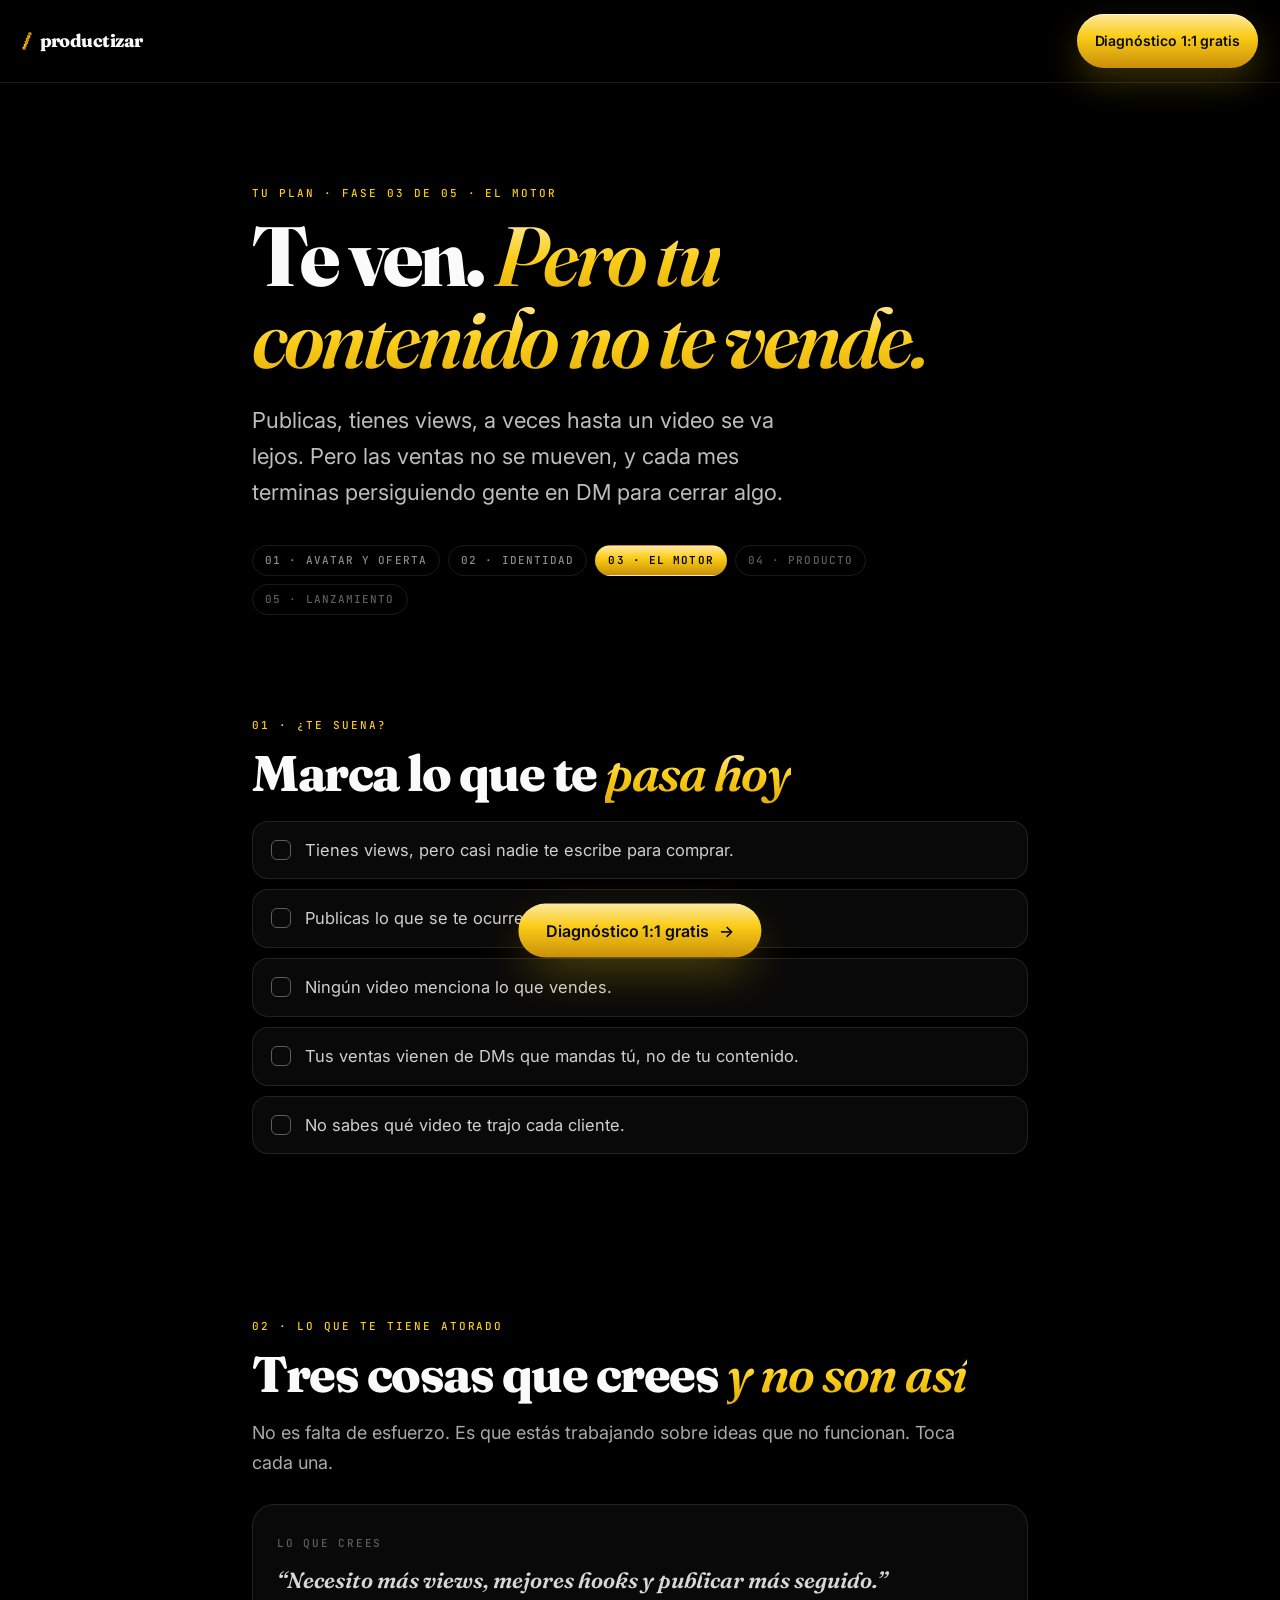
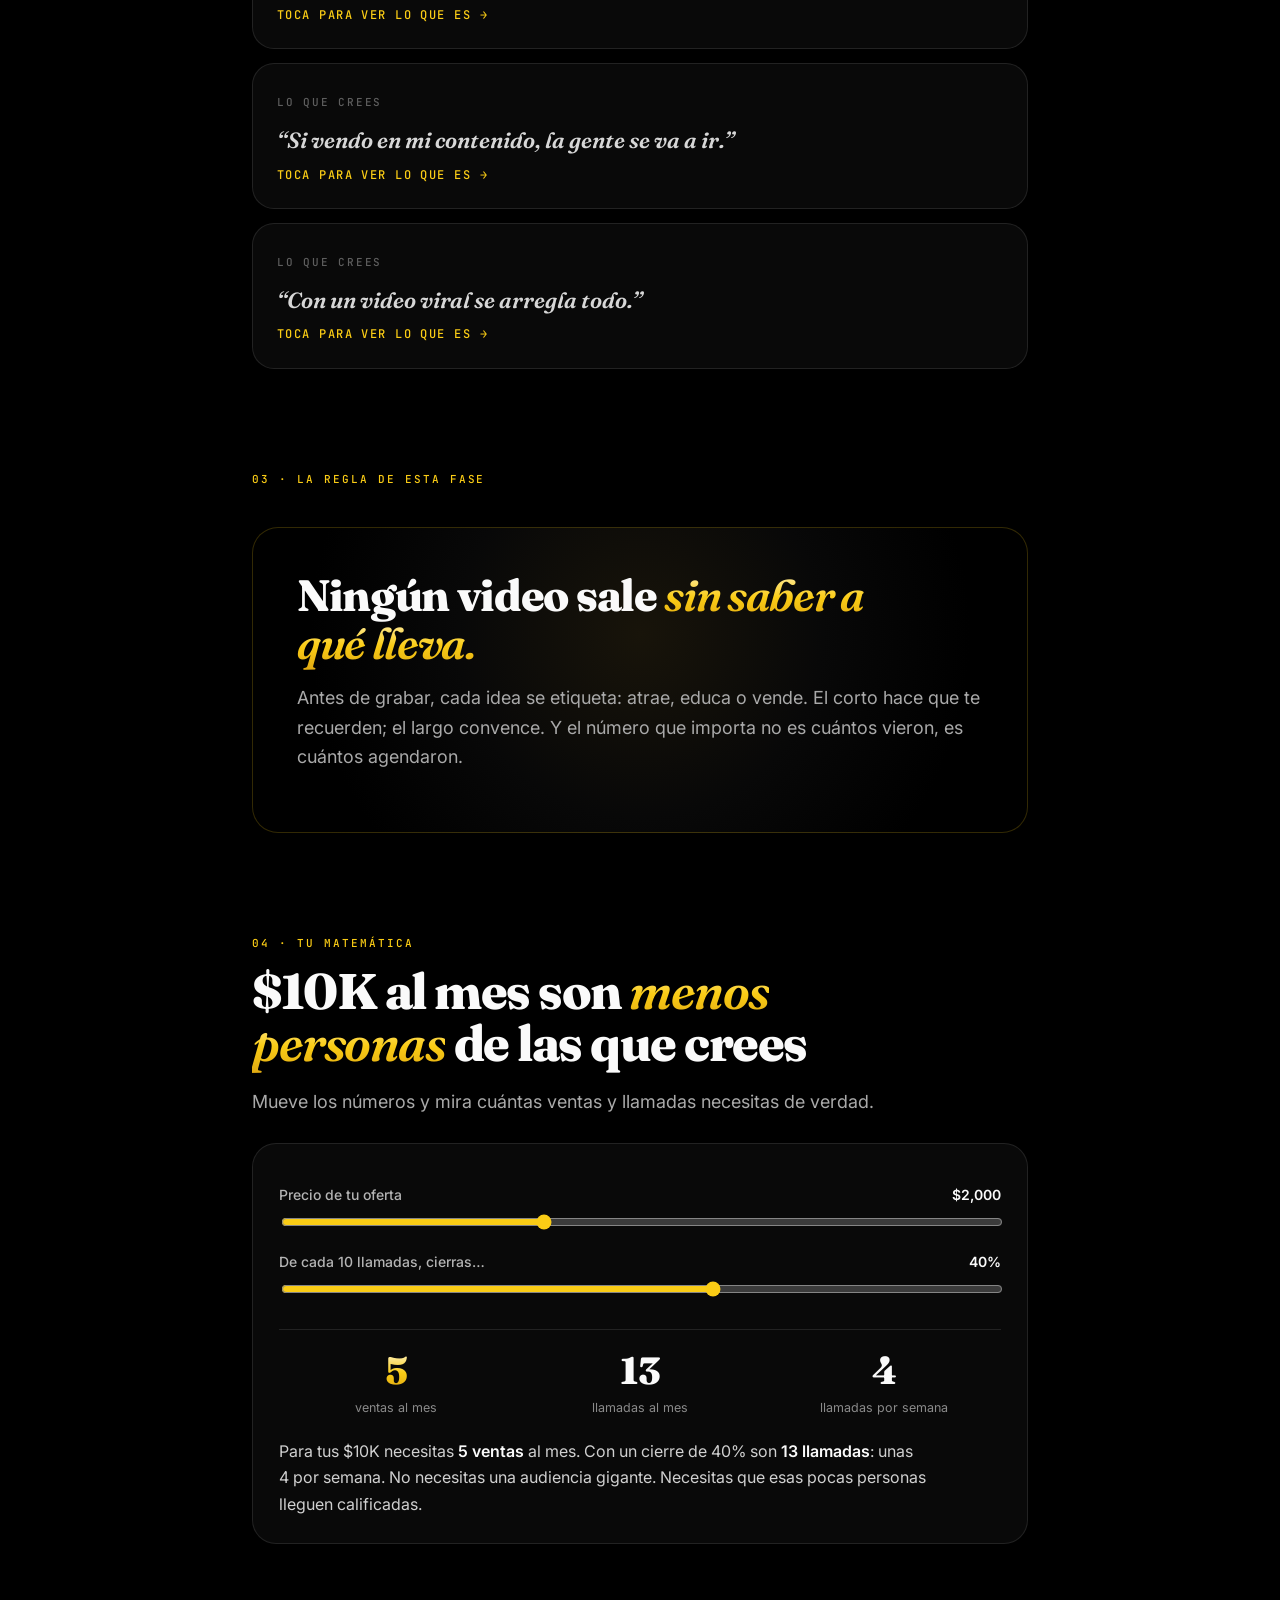
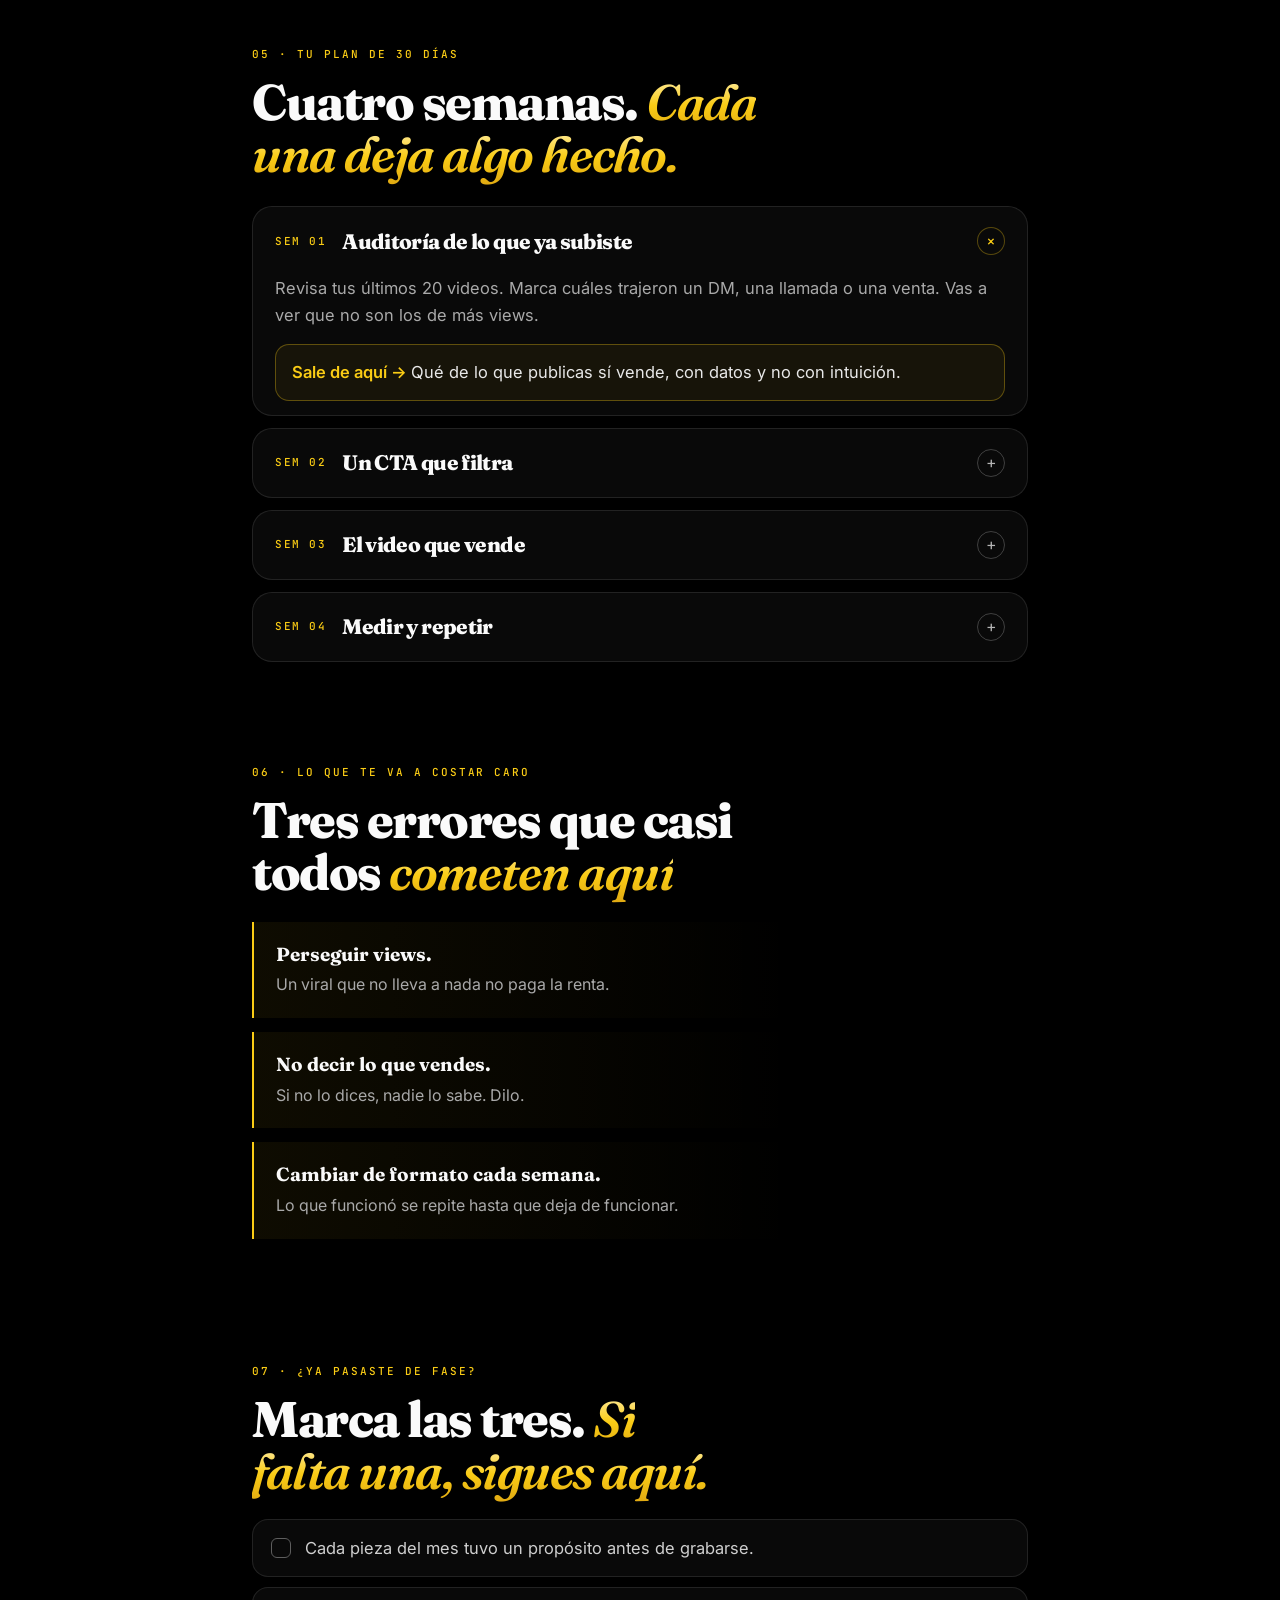
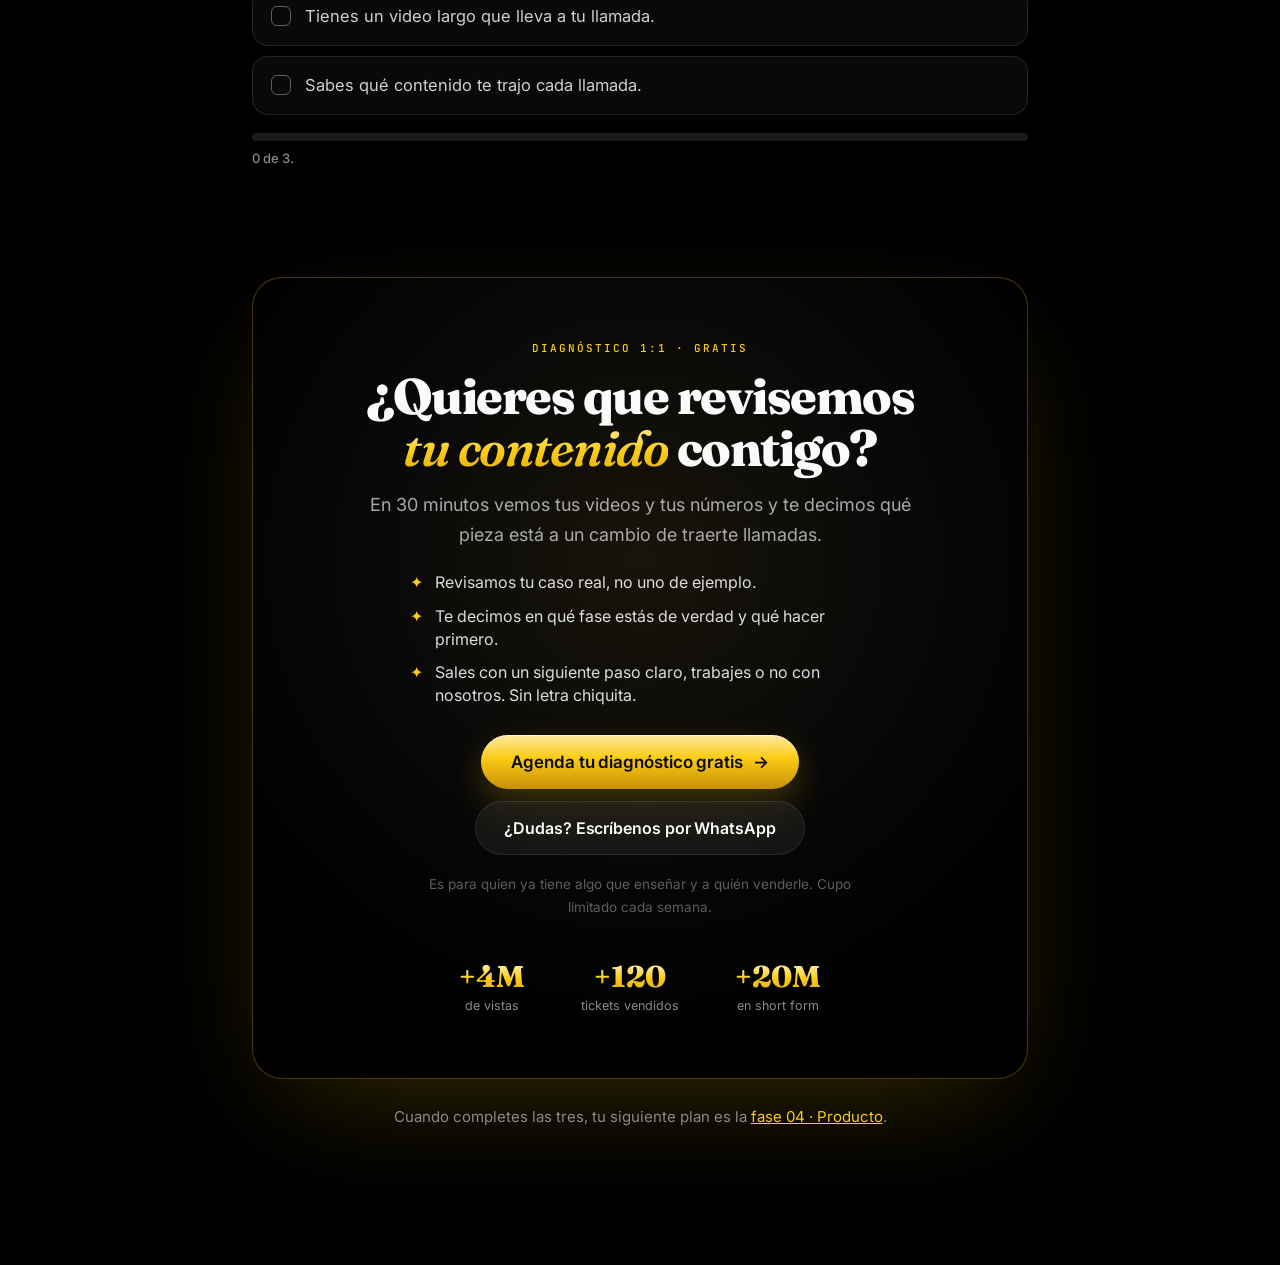
<file: plan/fase-3.html>
<!doctype html>
<html lang="es">
<head>
<meta charset="utf-8">
<meta name="viewport" content="width=device-width, initial-scale=1, viewport-fit=cover">
<title>Tu plan · Fase 03 · El motor · /productizar</title>
<meta name="description" content="Publicas, tienes views, a veces hasta un video se va lejos. Pero las ventas no se mueven, y cada mes terminas persiguiendo gente en DM para cerrar algo.">
<meta name="robots" content="noindex">
<meta name="theme-color" content="#000000">
<link rel="icon" href="/assets/favicon.png">
<link rel="preconnect" href="https://fonts.googleapis.com">
<link rel="preconnect" href="https://fonts.gstatic.com" crossorigin>
<link rel="stylesheet" href="https://fonts.googleapis.com/css2?family=Fraunces:ital,opsz,wght@0,9..144,600;0,9..144,800;1,9..144,500&family=Inter:wght@400;500;600&family=JetBrains+Mono:wght@500&display=swap">
<link rel="stylesheet" href="/assets/styles.css">
<link rel="stylesheet" href="/assets/plan2.css">
</head>
<body class="p2" data-fase="3" data-nombre="El motor">
<div class="progress" aria-hidden="true"></div>
<header class="top">
  <span class="brand"><img src="/assets/slash.png" alt=""><span>productizar</span></span>
  <a class="btn btn-gold js-cal" href="#" target="_blank" rel="noopener">Diagnóstico 1:1 gratis</a>
</header>

<main>
  <section class="hero2">
    <span class="k">Tu plan · Fase 03 de 05 · El motor</span>
    <p class="for js-for" hidden></p>
    <h1>Te ven. <em>Pero tu contenido no te vende.</em></h1>
    <p class="lead2">Publicas, tienes views, a veces hasta un video se va lejos. Pero las ventas no se mueven, y cada mes terminas persiguiendo gente en DM para cerrar algo.</p>
    <div class="phase-dots"><span class="done">01 · Avatar y oferta</span><span class="done">02 · Identidad</span><span class="here">03 · El motor</span><span class="">04 · Producto</span><span class="">05 · Lanzamiento</span></div>
    <div class="gapbox js-gapbox" hidden><p class="js-gap"></p></div>
  </section>

  <section class="rv">
    <span class="k">01 · ¿Te suena?</span>
    <h2>Marca lo que te <em>pasa hoy</em></h2>
    <ul class="taps suena"><li><button type="button" aria-pressed="false"><span class="cb"></span><span>Tienes views, pero casi nadie te escribe para comprar.</span></button></li><li><button type="button" aria-pressed="false"><span class="cb"></span><span>Publicas lo que se te ocurre esa semana.</span></button></li><li><button type="button" aria-pressed="false"><span class="cb"></span><span>Ningún video menciona lo que vendes.</span></button></li><li><button type="button" aria-pressed="false"><span class="cb"></span><span>Tus ventas vienen de DMs que mandas tú, no de tu contenido.</span></button></li><li><button type="button" aria-pressed="false"><span class="cb"></span><span>No sabes qué video te trajo cada cliente.</span></button></li></ul>
    <p class="tapres" aria-live="polite"></p>
  </section>

  <section>
    <div class="rv"><span class="k">02 · Lo que te tiene atorado</span>
    <h2>Tres cosas que crees <em>y no son así</em></h2>
    <p>No es falta de esfuerzo. Es que estás trabajando sobre ideas que no funcionan. Toca cada una.</p></div>
    <div class="beliefs"><button type="button" class="belief rv" aria-expanded="false"><span class="lbl">Lo que crees</span><span class="q">“Necesito más views, mejores hooks y publicar más seguido.”</span><span class="hint">Toca para ver lo que es →</span><span class="a"><div><p>Más de 750 mil vistas en un solo video dejaron 3 ventas. <b>Las vistas no pagan. Lo que hay al final del video, sí.</b></p></div></span></button><button type="button" class="belief rv" aria-expanded="false"><span class="lbl">Lo que crees</span><span class="q">“Si vendo en mi contenido, la gente se va a ir.”</span><span class="hint">Toca para ver lo que es →</span><span class="a"><div><p>El 90% de tu audiencia <b>no sabe que vendes algo</b>. No se van por que vendas; no te compran porque nunca les dijiste qué.</p></div></span></button><button type="button" class="belief rv" aria-expanded="false"><span class="lbl">Lo que crees</span><span class="q">“Con un video viral se arregla todo.”</span><span class="hint">Toca para ver lo que es →</span><span class="a"><div><p>Un viral sin camino a tu oferta es entretenimiento gratis. Un video largo con <b>un solo trabajo, llevar a tu llamada</b>, vende cada mes aunque tenga pocas vistas.</p></div></span></button></div>
  </section>

  <section class="rv">
    <span class="k">03 · La regla de esta fase</span>
    <div class="rule2"><p class="big">Ningún video sale <em>sin saber a qué lleva.</em></p><p>Antes de grabar, cada idea se etiqueta: atrae, educa o vende. El corto hace que te recuerden; el largo convence. Y el número que importa no es cuántos vieron, es cuántos agendaron.</p></div>
  </section>

  <section class="rv">
    <span class="k">04 · Tu matemática</span>
    <h2>$10K al mes son <em>menos personas</em> de las que crees</h2>
    <p>Mueve los números y mira cuántas ventas y llamadas necesitas de verdad.</p>
    <div class="calc">
      <label for="c-price">Precio de tu oferta <output id="o-price"></output></label>
      <input id="c-price" type="range" min="300" max="5000" step="100" value="2000">
      <label for="c-close">De cada 10 llamadas, cierras… <output id="o-close"></output></label>
      <input id="c-close" type="range" min="10" max="60" step="5" value="40">
      <div class="res"><div><b class="g" id="r-sales"></b><span>ventas al mes</span></div><div><b id="r-calls"></b><span>llamadas al mes</span></div><div><b id="r-week"></b><span>llamadas por semana</span></div></div>
      <p class="say" id="r-say"></p>
    </div>
  </section>

  <section>
    <div class="rv"><span class="k">05 · Tu plan de 30 días</span>
    <h2>Cuatro semanas. <em>Cada una deja algo hecho.</em></h2></div>
    <div class="weeks2"><div class="wk rv"><button type="button" aria-expanded="false"><span class="n">SEM 01</span><h3>Auditoría de lo que ya subiste</h3><span class="pl">+</span></button><div class="body"><div><p>Revisa tus últimos 20 videos. Marca cuáles trajeron un DM, una llamada o una venta. Vas a ver que no son los de más views.</p><p class="out">Qué de lo que publicas sí vende, con datos y no con intuición.</p></div></div></div><div class="wk rv"><button type="button" aria-expanded="false"><span class="n">SEM 02</span><h3>Un CTA que filtra</h3><span class="pl">+</span></button><div class="body"><div><p>Escribe un CTA que diga para quién es y para quién no. Ponlo en tu bio, en tus reels y en tus videos. Ejemplo: “Si llevas meses cambiando de oferta y bajando tu precio, abajo está el link”.</p><p class="out">Tu CTA y tu bio apuntando al mismo lugar.</p></div></div></div><div class="wk rv"><button type="button" aria-expanded="false"><span class="n">SEM 03</span><h3>El video que vende</h3><span class="pl">+</span></button><div class="body"><div><p>Guioniza un video largo que rompa una creencia de tu avatar, use tu historia como prueba y termine en tu llamada. Es el motor del mes.</p><p class="out">Tu primer video con un trabajo claro: llevar a tu llamada.</p></div></div></div><div class="wk rv"><button type="button" aria-expanded="false"><span class="n">SEM 04</span><h3>Medir y repetir</h3><span class="pl">+</span></button><div class="body"><div><p>Cuenta llamadas agendadas por pieza. Lo que trajo llamadas se repite en formato; lo que no, se cambia.</p><p class="out">Tu calendario del mes siguiente, armado con datos.</p></div></div></div></div>
  </section>

  <section>
    <div class="rv"><span class="k">06 · Lo que te va a costar caro</span>
    <h2>Tres errores que casi todos <em>cometen aquí</em></h2></div>
    <ul class="errs2"><li class="rv"><b>Perseguir views.</b><span>Un viral que no lleva a nada no paga la renta.</span></li><li class="rv"><b>No decir lo que vendes.</b><span>Si no lo dices, nadie lo sabe. Dilo.</span></li><li class="rv"><b>Cambiar de formato cada semana.</b><span>Lo que funcionó se repite hasta que deja de funcionar.</span></li></ul>
  </section>

  <section class="rv checks2">
    <span class="k">07 · ¿Ya pasaste de fase?</span>
    <h2>Marca las tres. <em>Si falta una, sigues aquí.</em></h2>
    <ul class="taps"><li><button type="button" aria-pressed="false"><span class="cb"></span><span>Cada pieza del mes tuvo un propósito antes de grabarse.</span></button></li><li><button type="button" aria-pressed="false"><span class="cb"></span><span>Tienes un video largo que lleva a tu llamada.</span></button></li><li><button type="button" aria-pressed="false"><span class="cb"></span><span>Sabes qué contenido te trajo cada llamada.</span></button></li></ul>
    <div class="meter"><i></i></div><p class="meter-t">0 de 3.</p>
  </section>

  <section class="close2 rv" id="agenda">
    <span class="k">Diagnóstico 1:1 · gratis</span>
    <h2>¿Quieres que revisemos <em>tu contenido</em> contigo?</h2>
    <p>En 30 minutos vemos tus videos y tus números y te decimos qué pieza está a un cambio de traerte llamadas.</p>
    <ul class="incl"><li>Revisamos tu caso real, no uno de ejemplo.</li><li>Te decimos en qué fase estás de verdad y qué hacer primero.</li><li>Sales con un siguiente paso claro, trabajes o no con nosotros. Sin letra chiquita.</li></ul>
    <div class="acts">
      <a class="btn btn-gold js-cal" href="#" target="_blank" rel="noopener">Agenda tu diagnóstico gratis <span class="arrow" aria-hidden="true">→</span></a>
      <a class="btn btn-glass js-wa" href="#" target="_blank" rel="noopener">¿Dudas? Escríbenos por WhatsApp</a>
      <p class="fine">Es para quien ya tiene algo que enseñar y a quién venderle. Cupo limitado cada semana.</p>
    </div>
    <div class="nums2"><div><b>+4M</b><span>de vistas</span></div><div><b>+120</b><span>tickets vendidos</span></div><div><b>+20M</b><span>en short form</span></div></div>
  </section>
  <p class="next">Cuando completes las tres, tu siguiente plan es la <a href="/plan/fase-4">fase 04 · Producto</a>.</p>
</main>
<a class="btn btn-gold sticky-cta js-cal" href="#" target="_blank" rel="noopener">Diagnóstico 1:1 gratis <span class="arrow" aria-hidden="true">→</span></a>

<script src="/assets/config.js"></script>
<script src="/assets/plan2.js"></script>
</body>
</html>
</file>
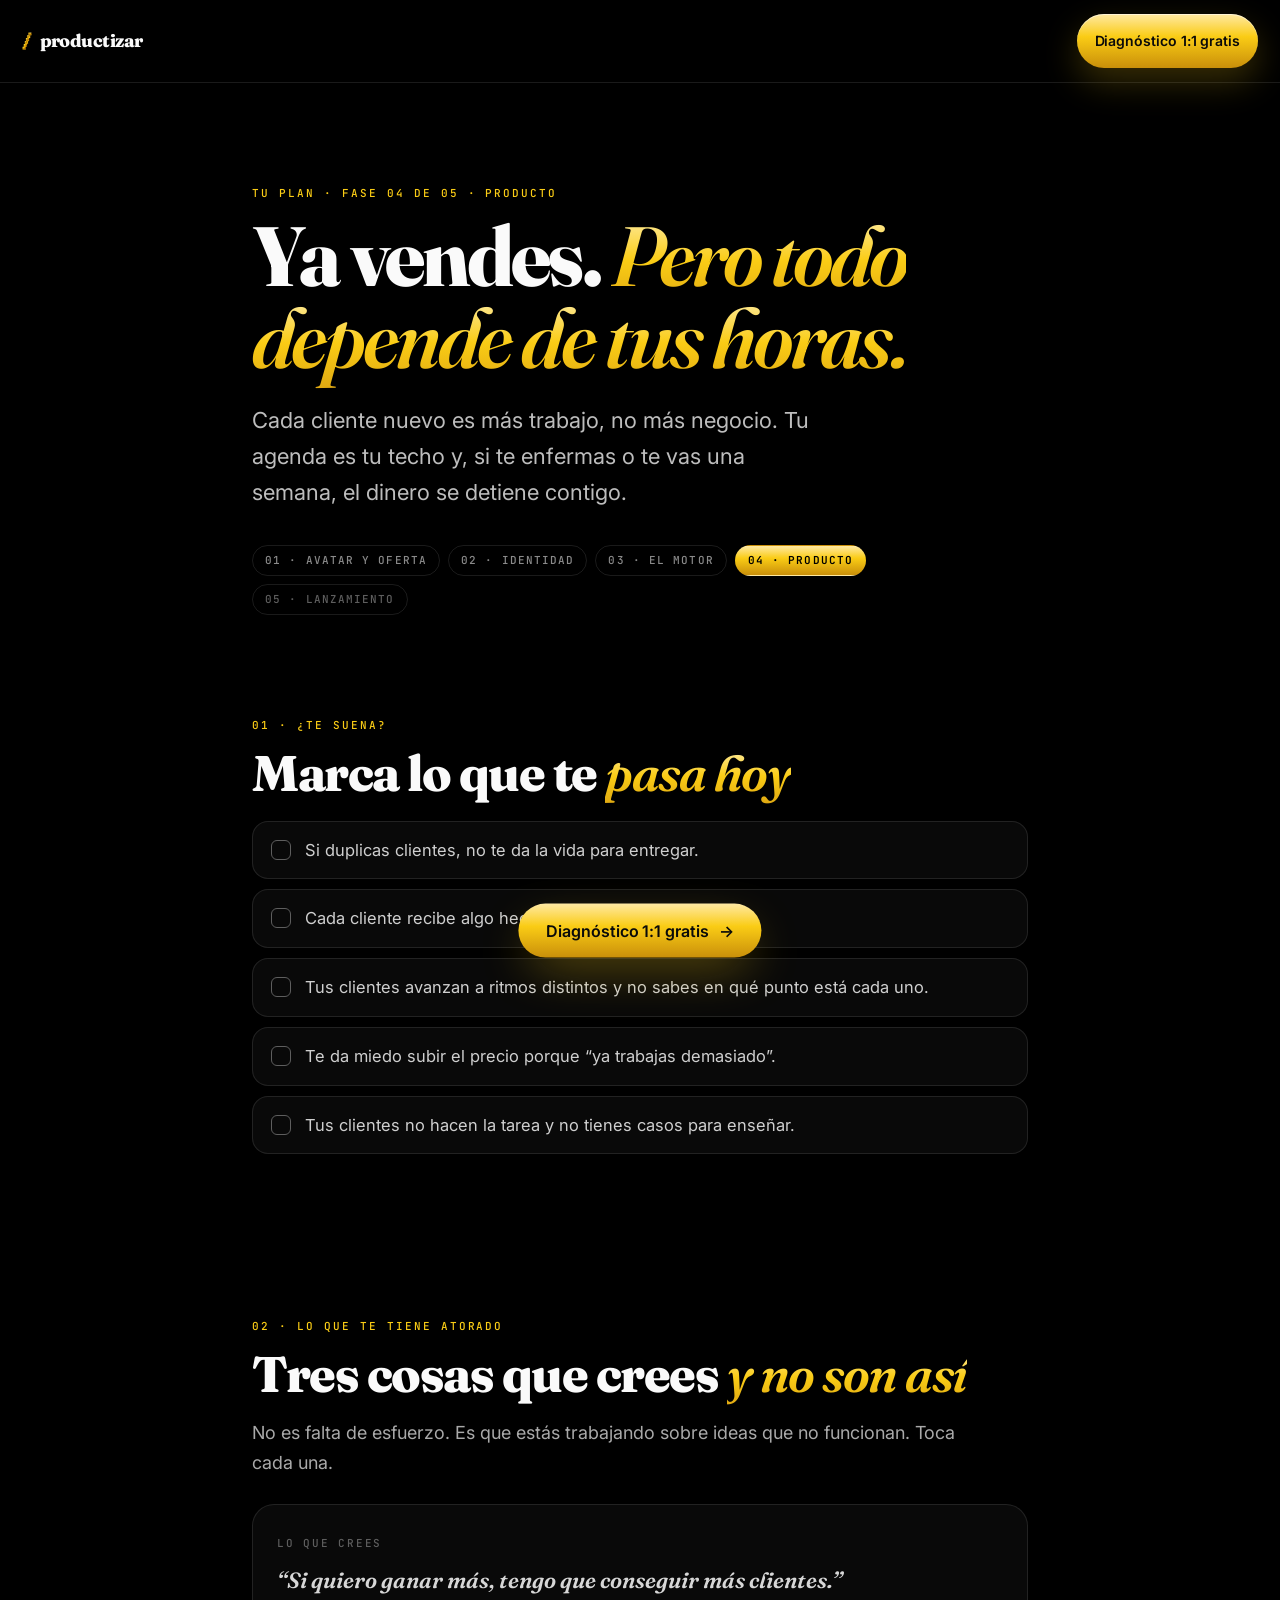
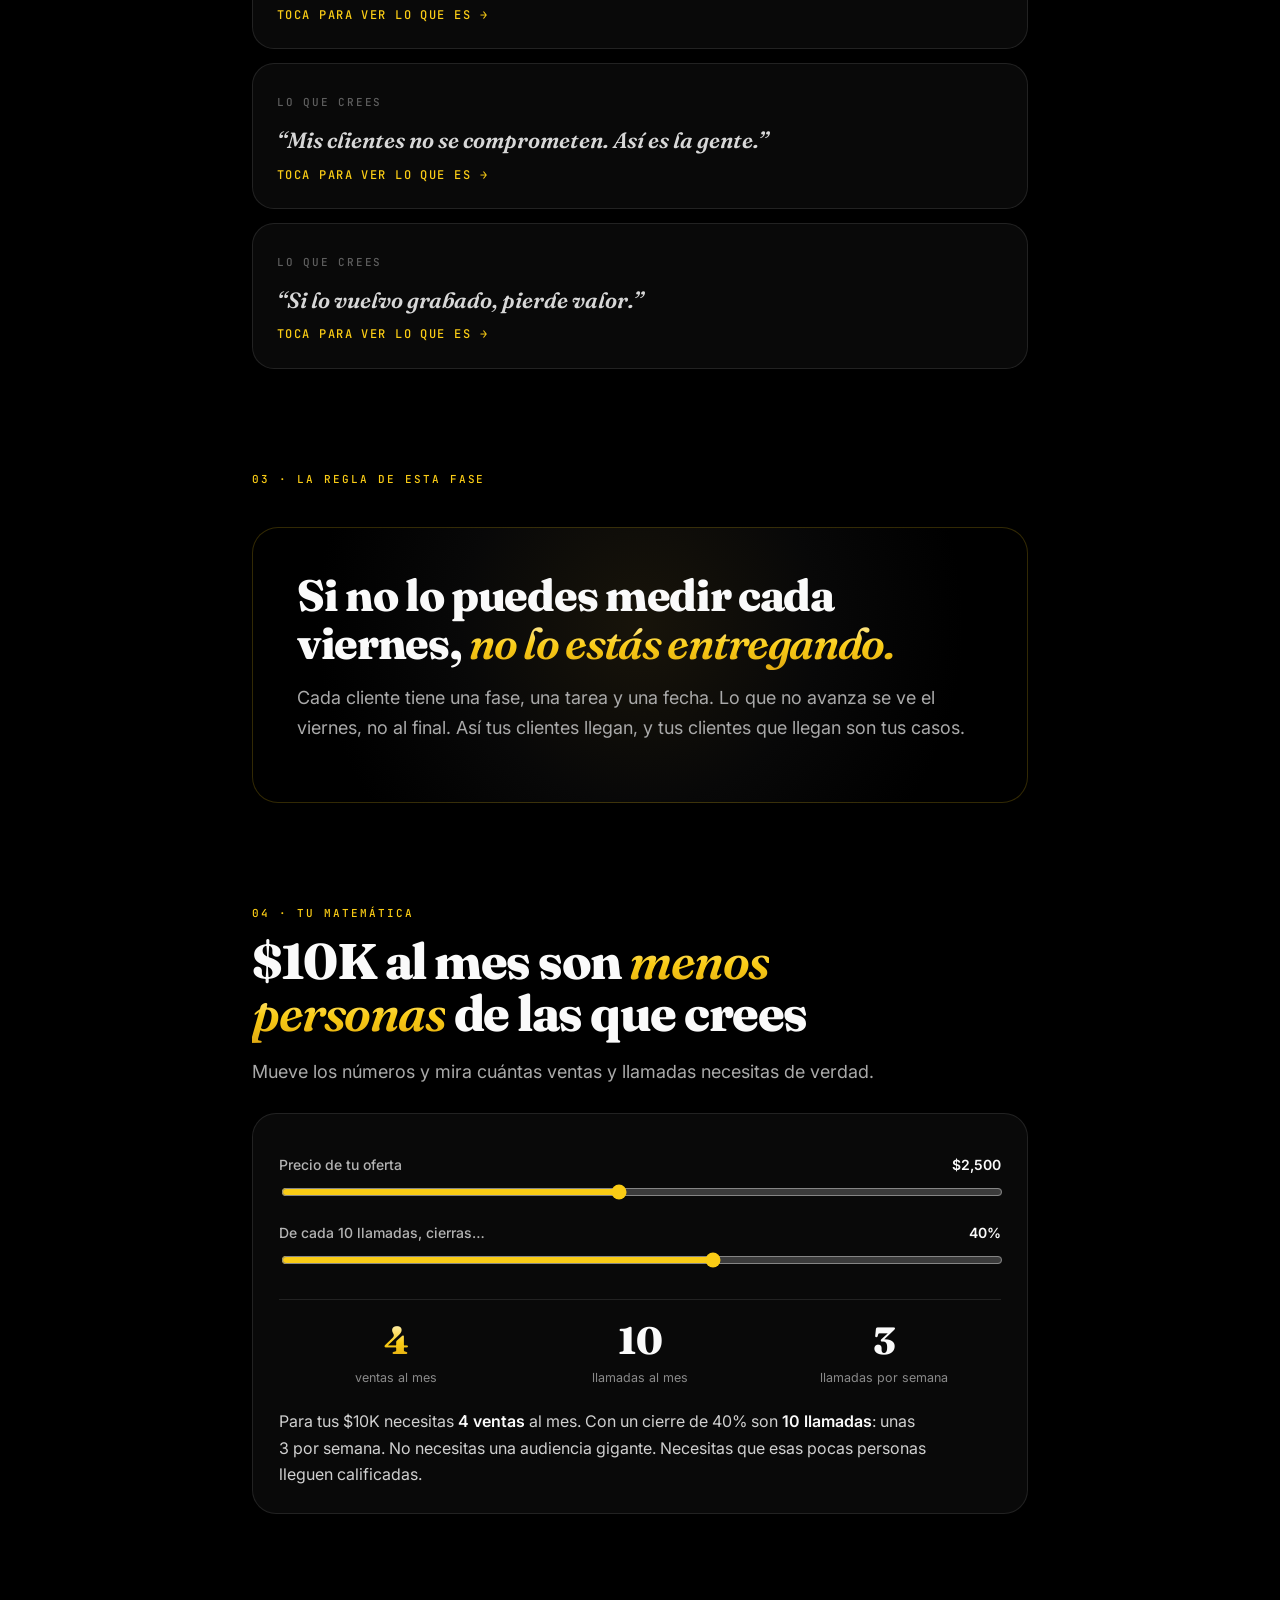
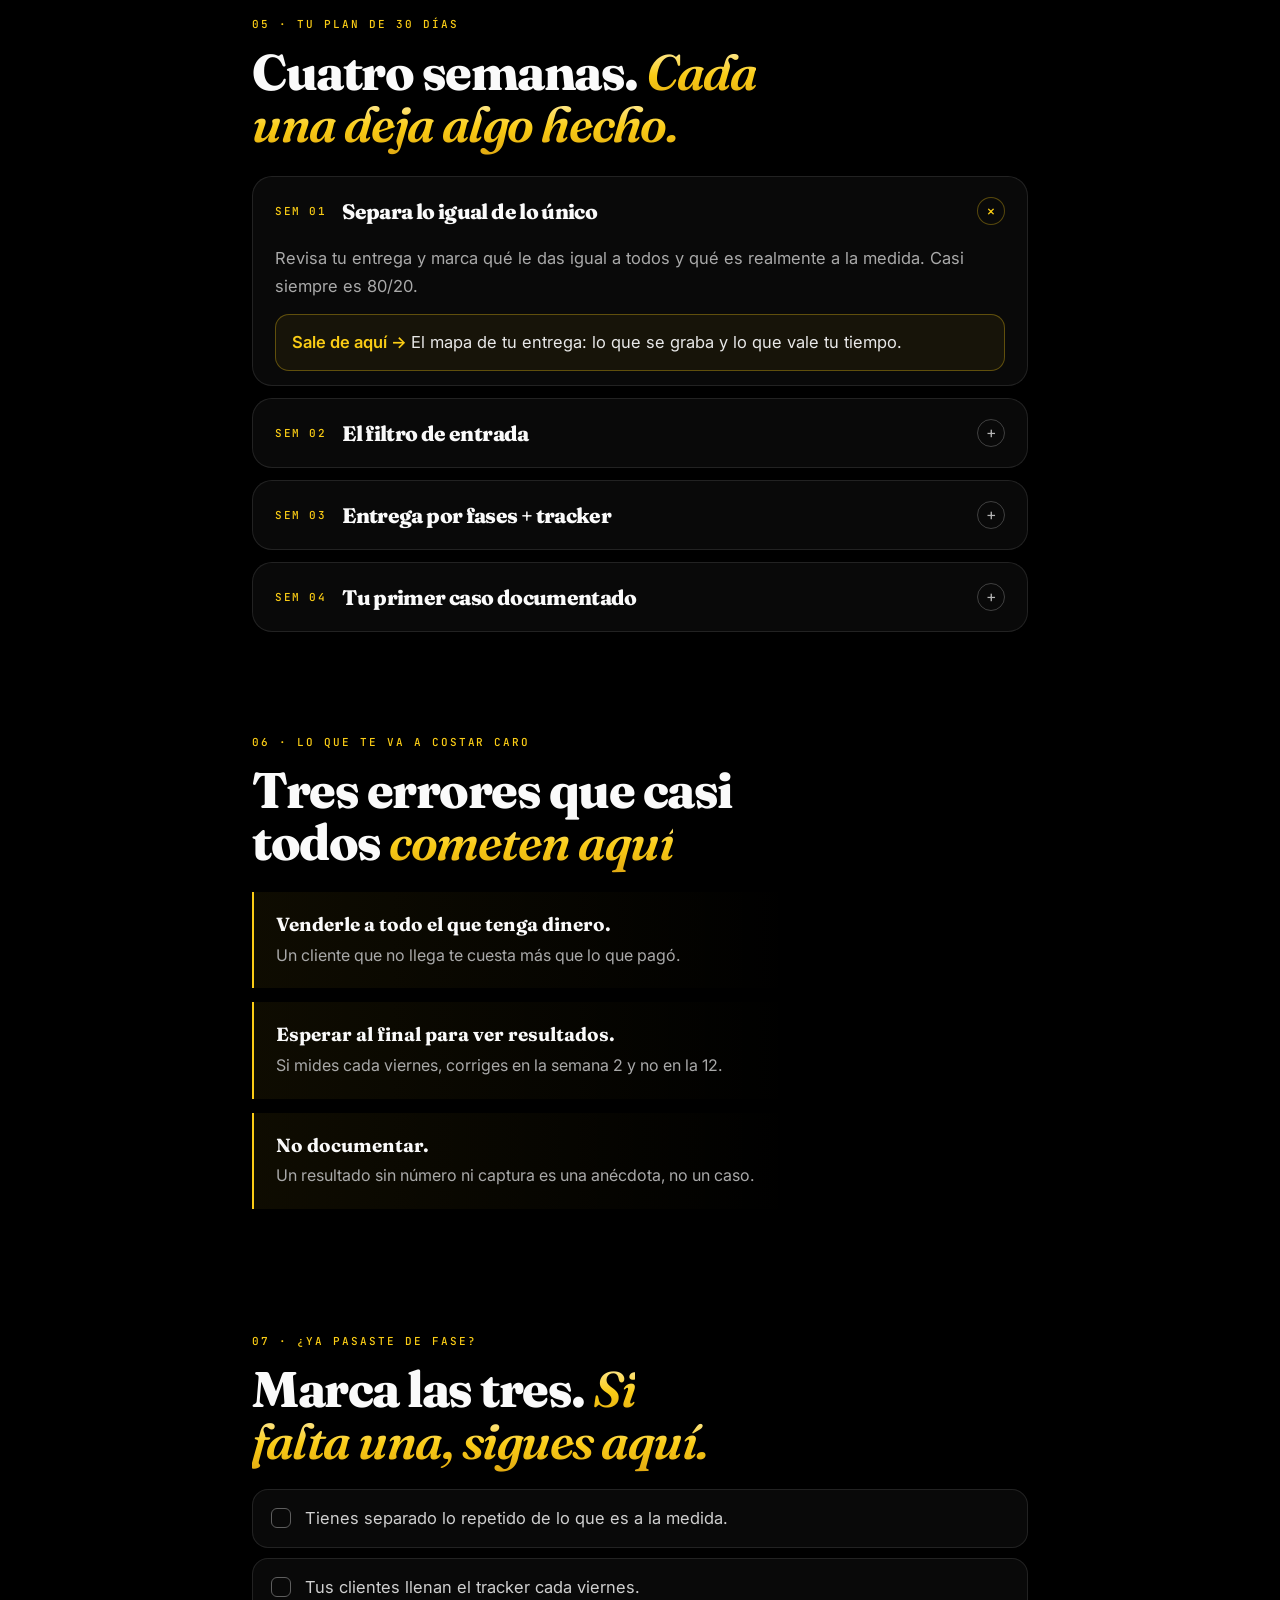
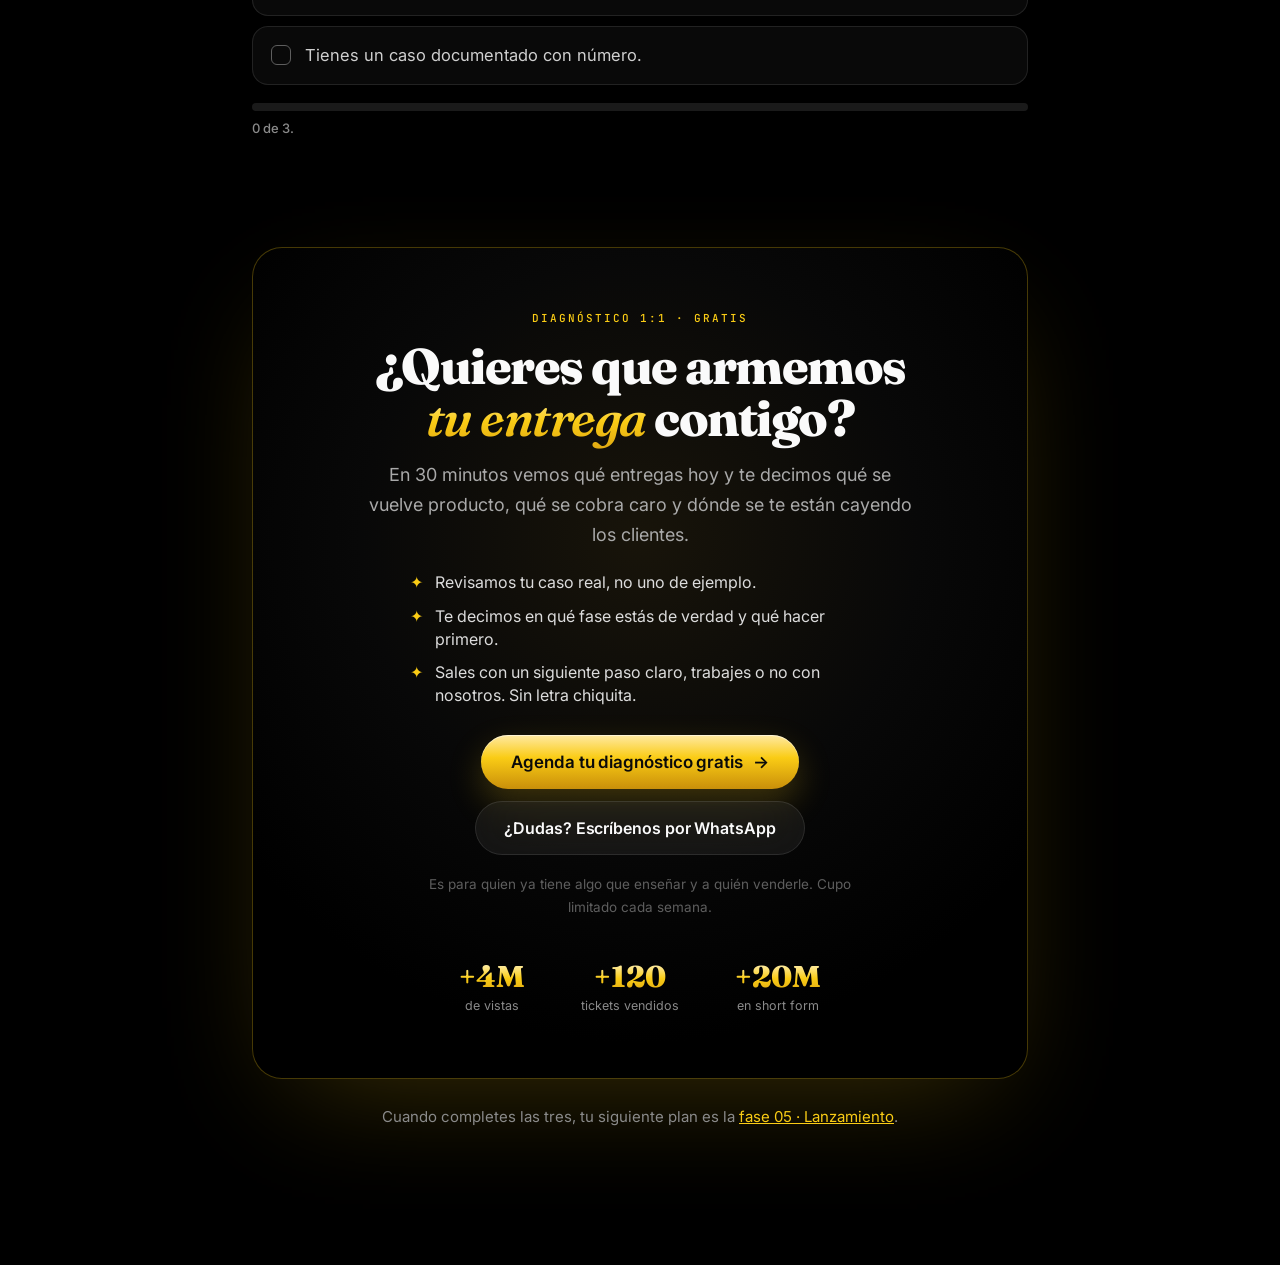
<file: plan/fase-4.html>
<!doctype html>
<html lang="es">
<head>
<meta charset="utf-8">
<meta name="viewport" content="width=device-width, initial-scale=1, viewport-fit=cover">
<title>Tu plan · Fase 04 · Producto · /productizar</title>
<meta name="description" content="Cada cliente nuevo es más trabajo, no más negocio. Tu agenda es tu techo y, si te enfermas o te vas una semana, el dinero se detiene contigo.">
<meta name="robots" content="noindex">
<meta name="theme-color" content="#000000">
<link rel="icon" href="/assets/favicon.png">
<link rel="preconnect" href="https://fonts.googleapis.com">
<link rel="preconnect" href="https://fonts.gstatic.com" crossorigin>
<link rel="stylesheet" href="https://fonts.googleapis.com/css2?family=Fraunces:ital,opsz,wght@0,9..144,600;0,9..144,800;1,9..144,500&family=Inter:wght@400;500;600&family=JetBrains+Mono:wght@500&display=swap">
<link rel="stylesheet" href="/assets/styles.css">
<link rel="stylesheet" href="/assets/plan2.css">
</head>
<body class="p2" data-fase="4" data-nombre="Producto">
<div class="progress" aria-hidden="true"></div>
<header class="top">
  <span class="brand"><img src="/assets/slash.png" alt=""><span>productizar</span></span>
  <a class="btn btn-gold js-cal" href="#" target="_blank" rel="noopener">Diagnóstico 1:1 gratis</a>
</header>

<main>
  <section class="hero2">
    <span class="k">Tu plan · Fase 04 de 05 · Producto</span>
    <p class="for js-for" hidden></p>
    <h1>Ya vendes. <em>Pero todo depende de tus horas.</em></h1>
    <p class="lead2">Cada cliente nuevo es más trabajo, no más negocio. Tu agenda es tu techo y, si te enfermas o te vas una semana, el dinero se detiene contigo.</p>
    <div class="phase-dots"><span class="done">01 · Avatar y oferta</span><span class="done">02 · Identidad</span><span class="done">03 · El motor</span><span class="here">04 · Producto</span><span class="">05 · Lanzamiento</span></div>
    <div class="gapbox js-gapbox" hidden><p class="js-gap"></p></div>
  </section>

  <section class="rv">
    <span class="k">01 · ¿Te suena?</span>
    <h2>Marca lo que te <em>pasa hoy</em></h2>
    <ul class="taps suena"><li><button type="button" aria-pressed="false"><span class="cb"></span><span>Si duplicas clientes, no te da la vida para entregar.</span></button></li><li><button type="button" aria-pressed="false"><span class="cb"></span><span>Cada cliente recibe algo hecho a la medida.</span></button></li><li><button type="button" aria-pressed="false"><span class="cb"></span><span>Tus clientes avanzan a ritmos distintos y no sabes en qué punto está cada uno.</span></button></li><li><button type="button" aria-pressed="false"><span class="cb"></span><span>Te da miedo subir el precio porque “ya trabajas demasiado”.</span></button></li><li><button type="button" aria-pressed="false"><span class="cb"></span><span>Tus clientes no hacen la tarea y no tienes casos para enseñar.</span></button></li></ul>
    <p class="tapres" aria-live="polite"></p>
  </section>

  <section>
    <div class="rv"><span class="k">02 · Lo que te tiene atorado</span>
    <h2>Tres cosas que crees <em>y no son así</em></h2>
    <p>No es falta de esfuerzo. Es que estás trabajando sobre ideas que no funcionan. Toca cada una.</p></div>
    <div class="beliefs"><button type="button" class="belief rv" aria-expanded="false"><span class="lbl">Lo que crees</span><span class="q">“Si quiero ganar más, tengo que conseguir más clientes.”</span><span class="hint">Toca para ver lo que es →</span><span class="a"><div><p>Más clientes con el mismo modelo es más horas. <b>Lo que se repite se vuelve producto</b>; lo que es a la medida se cobra caro, un escalón arriba.</p></div></span></button><button type="button" class="belief rv" aria-expanded="false"><span class="lbl">Lo que crees</span><span class="q">“Mis clientes no se comprometen. Así es la gente.”</span><span class="hint">Toca para ver lo que es →</span><span class="a"><div><p>No es la gente: es que <b>le vendes a quien no va a hacer la tarea</b> y nadie le da seguimiento. El compromiso se filtra antes de entrar y se mide cada semana.</p></div></span></button><button type="button" class="belief rv" aria-expanded="false"><span class="lbl">Lo que crees</span><span class="q">“Si lo vuelvo grabado, pierde valor.”</span><span class="hint">Toca para ver lo que es →</span><span class="a"><div><p>El valor no está en que lo digas en vivo, está en <b>que el cliente llegue al resultado</b>. Grabado lo repetido, en vivo lo que sí necesita de ti.</p></div></span></button></div>
  </section>

  <section class="rv">
    <span class="k">03 · La regla de esta fase</span>
    <div class="rule2"><p class="big">Si no lo puedes medir cada viernes, <em>no lo estás entregando.</em></p><p>Cada cliente tiene una fase, una tarea y una fecha. Lo que no avanza se ve el viernes, no al final. Así tus clientes llegan, y tus clientes que llegan son tus casos.</p></div>
  </section>

  <section class="rv">
    <span class="k">04 · Tu matemática</span>
    <h2>$10K al mes son <em>menos personas</em> de las que crees</h2>
    <p>Mueve los números y mira cuántas ventas y llamadas necesitas de verdad.</p>
    <div class="calc">
      <label for="c-price">Precio de tu oferta <output id="o-price"></output></label>
      <input id="c-price" type="range" min="300" max="5000" step="100" value="2500">
      <label for="c-close">De cada 10 llamadas, cierras… <output id="o-close"></output></label>
      <input id="c-close" type="range" min="10" max="60" step="5" value="40">
      <div class="res"><div><b class="g" id="r-sales"></b><span>ventas al mes</span></div><div><b id="r-calls"></b><span>llamadas al mes</span></div><div><b id="r-week"></b><span>llamadas por semana</span></div></div>
      <p class="say" id="r-say"></p>
    </div>
  </section>

  <section>
    <div class="rv"><span class="k">05 · Tu plan de 30 días</span>
    <h2>Cuatro semanas. <em>Cada una deja algo hecho.</em></h2></div>
    <div class="weeks2"><div class="wk rv"><button type="button" aria-expanded="false"><span class="n">SEM 01</span><h3>Separa lo igual de lo único</h3><span class="pl">+</span></button><div class="body"><div><p>Revisa tu entrega y marca qué le das igual a todos y qué es realmente a la medida. Casi siempre es 80/20.</p><p class="out">El mapa de tu entrega: lo que se graba y lo que vale tu tiempo.</p></div></div></div><div class="wk rv"><button type="button" aria-expanded="false"><span class="n">SEM 02</span><h3>El filtro de entrada</h3><span class="pl">+</span></button><div class="body"><div><p>Escribe quién NO entra: qué tiene que tener, qué tiene que estar dispuesto a hacer. Agrégalo como preguntas a tu formulario y a tu llamada.</p><p class="out">Tu filtro, aplicado desde la siguiente venta.</p></div></div></div><div class="wk rv"><button type="button" aria-expanded="false"><span class="n">SEM 03</span><h3>Entrega por fases + tracker</h3><span class="pl">+</span></button><div class="body"><div><p>Divide la entrega en fases con una victoria al final de cada una. Cada cliente llena un tracker cada viernes; quien no lo llena, recibe mensaje el lunes.</p><p class="out">Tu sistema de entrega que no depende de tu memoria.</p></div></div></div><div class="wk rv"><button type="button" aria-expanded="false"><span class="n">SEM 04</span><h3>Tu primer caso documentado</h3><span class="pl">+</span></button><div class="body"><div><p>Elige al cliente más cerca del resultado. Ayúdalo a llegar y documenta antes y después con número y una entrevista corta.</p><p class="out">Un caso real que sostiene tu siguiente precio.</p></div></div></div></div>
  </section>

  <section>
    <div class="rv"><span class="k">06 · Lo que te va a costar caro</span>
    <h2>Tres errores que casi todos <em>cometen aquí</em></h2></div>
    <ul class="errs2"><li class="rv"><b>Venderle a todo el que tenga dinero.</b><span>Un cliente que no llega te cuesta más que lo que pagó.</span></li><li class="rv"><b>Esperar al final para ver resultados.</b><span>Si mides cada viernes, corriges en la semana 2 y no en la 12.</span></li><li class="rv"><b>No documentar.</b><span>Un resultado sin número ni captura es una anécdota, no un caso.</span></li></ul>
  </section>

  <section class="rv checks2">
    <span class="k">07 · ¿Ya pasaste de fase?</span>
    <h2>Marca las tres. <em>Si falta una, sigues aquí.</em></h2>
    <ul class="taps"><li><button type="button" aria-pressed="false"><span class="cb"></span><span>Tienes separado lo repetido de lo que es a la medida.</span></button></li><li><button type="button" aria-pressed="false"><span class="cb"></span><span>Tus clientes llenan el tracker cada viernes.</span></button></li><li><button type="button" aria-pressed="false"><span class="cb"></span><span>Tienes un caso documentado con número.</span></button></li></ul>
    <div class="meter"><i></i></div><p class="meter-t">0 de 3.</p>
  </section>

  <section class="close2 rv" id="agenda">
    <span class="k">Diagnóstico 1:1 · gratis</span>
    <h2>¿Quieres que armemos <em>tu entrega</em> contigo?</h2>
    <p>En 30 minutos vemos qué entregas hoy y te decimos qué se vuelve producto, qué se cobra caro y dónde se te están cayendo los clientes.</p>
    <ul class="incl"><li>Revisamos tu caso real, no uno de ejemplo.</li><li>Te decimos en qué fase estás de verdad y qué hacer primero.</li><li>Sales con un siguiente paso claro, trabajes o no con nosotros. Sin letra chiquita.</li></ul>
    <div class="acts">
      <a class="btn btn-gold js-cal" href="#" target="_blank" rel="noopener">Agenda tu diagnóstico gratis <span class="arrow" aria-hidden="true">→</span></a>
      <a class="btn btn-glass js-wa" href="#" target="_blank" rel="noopener">¿Dudas? Escríbenos por WhatsApp</a>
      <p class="fine">Es para quien ya tiene algo que enseñar y a quién venderle. Cupo limitado cada semana.</p>
    </div>
    <div class="nums2"><div><b>+4M</b><span>de vistas</span></div><div><b>+120</b><span>tickets vendidos</span></div><div><b>+20M</b><span>en short form</span></div></div>
  </section>
  <p class="next">Cuando completes las tres, tu siguiente plan es la <a href="/plan/fase-5">fase 05 · Lanzamiento</a>.</p>
</main>
<a class="btn btn-gold sticky-cta js-cal" href="#" target="_blank" rel="noopener">Diagnóstico 1:1 gratis <span class="arrow" aria-hidden="true">→</span></a>

<script src="/assets/config.js"></script>
<script src="/assets/plan2.js"></script>
</body>
</html>
</file>
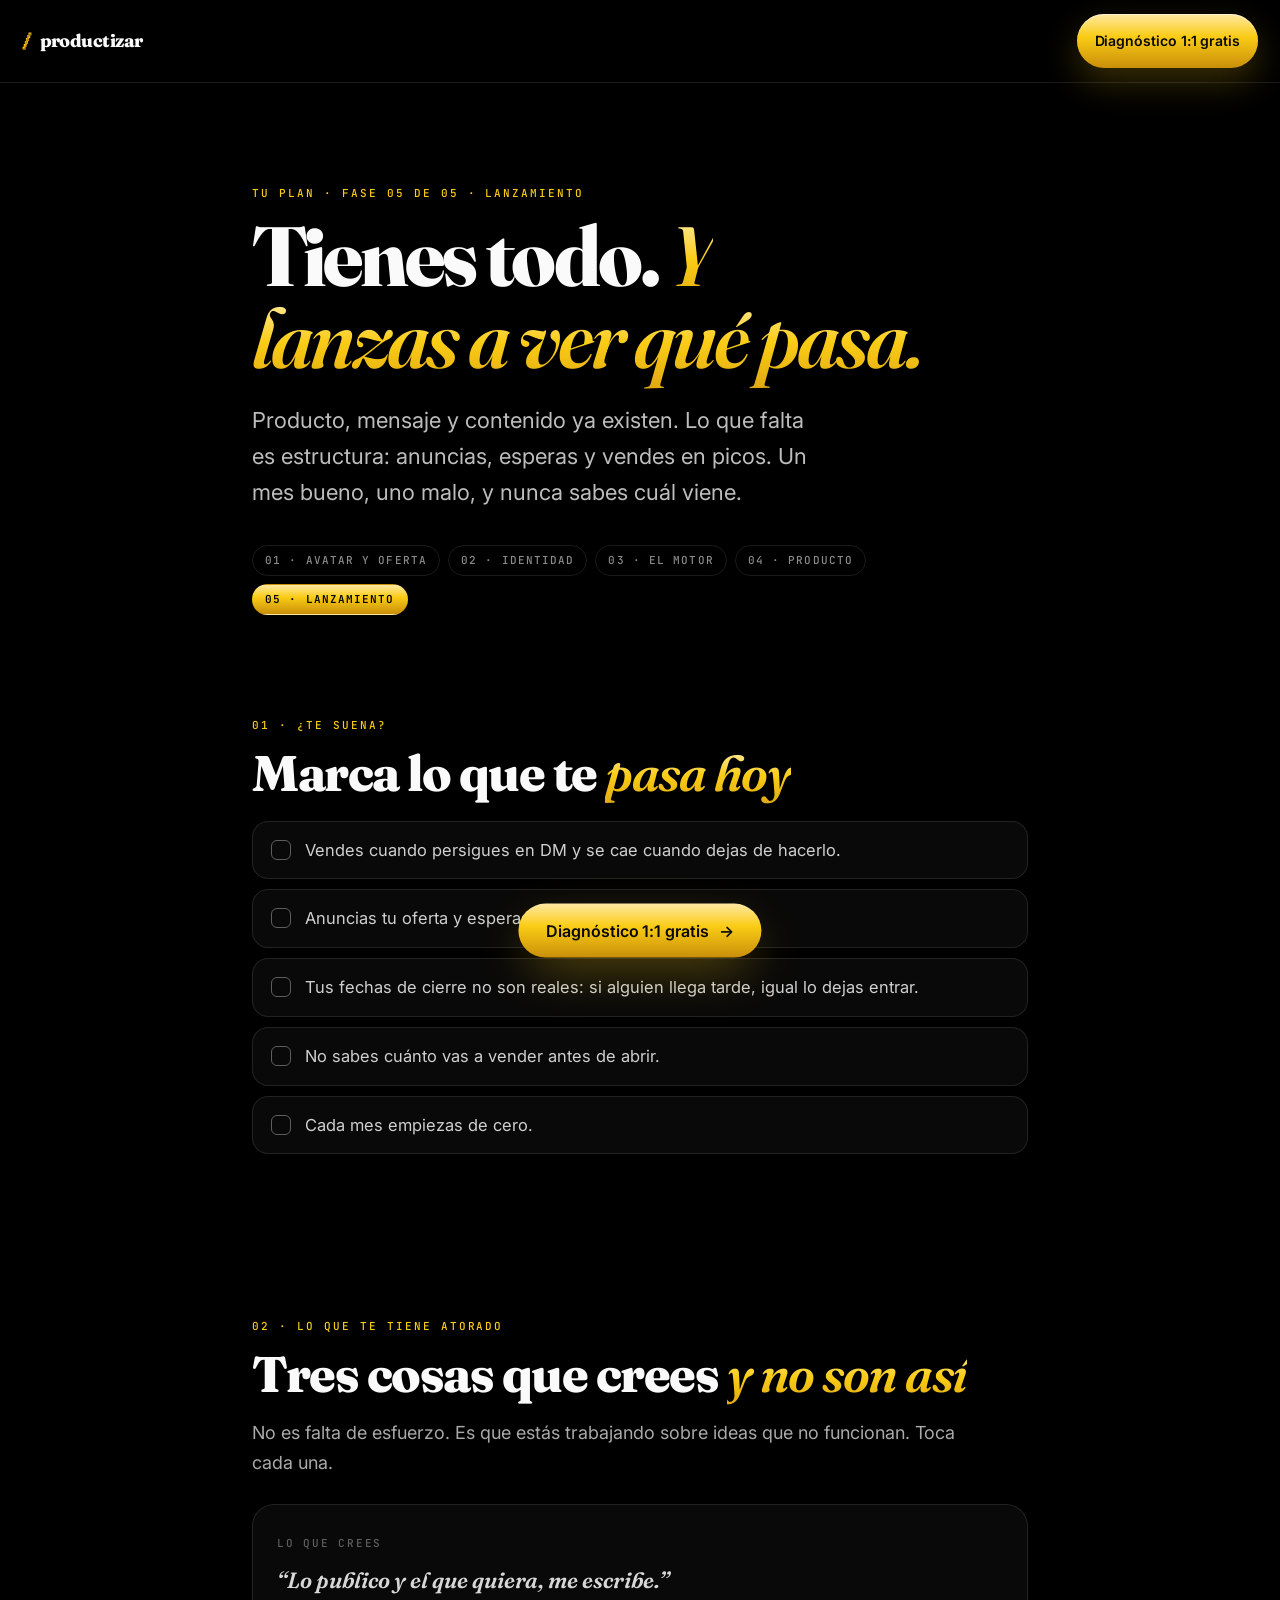
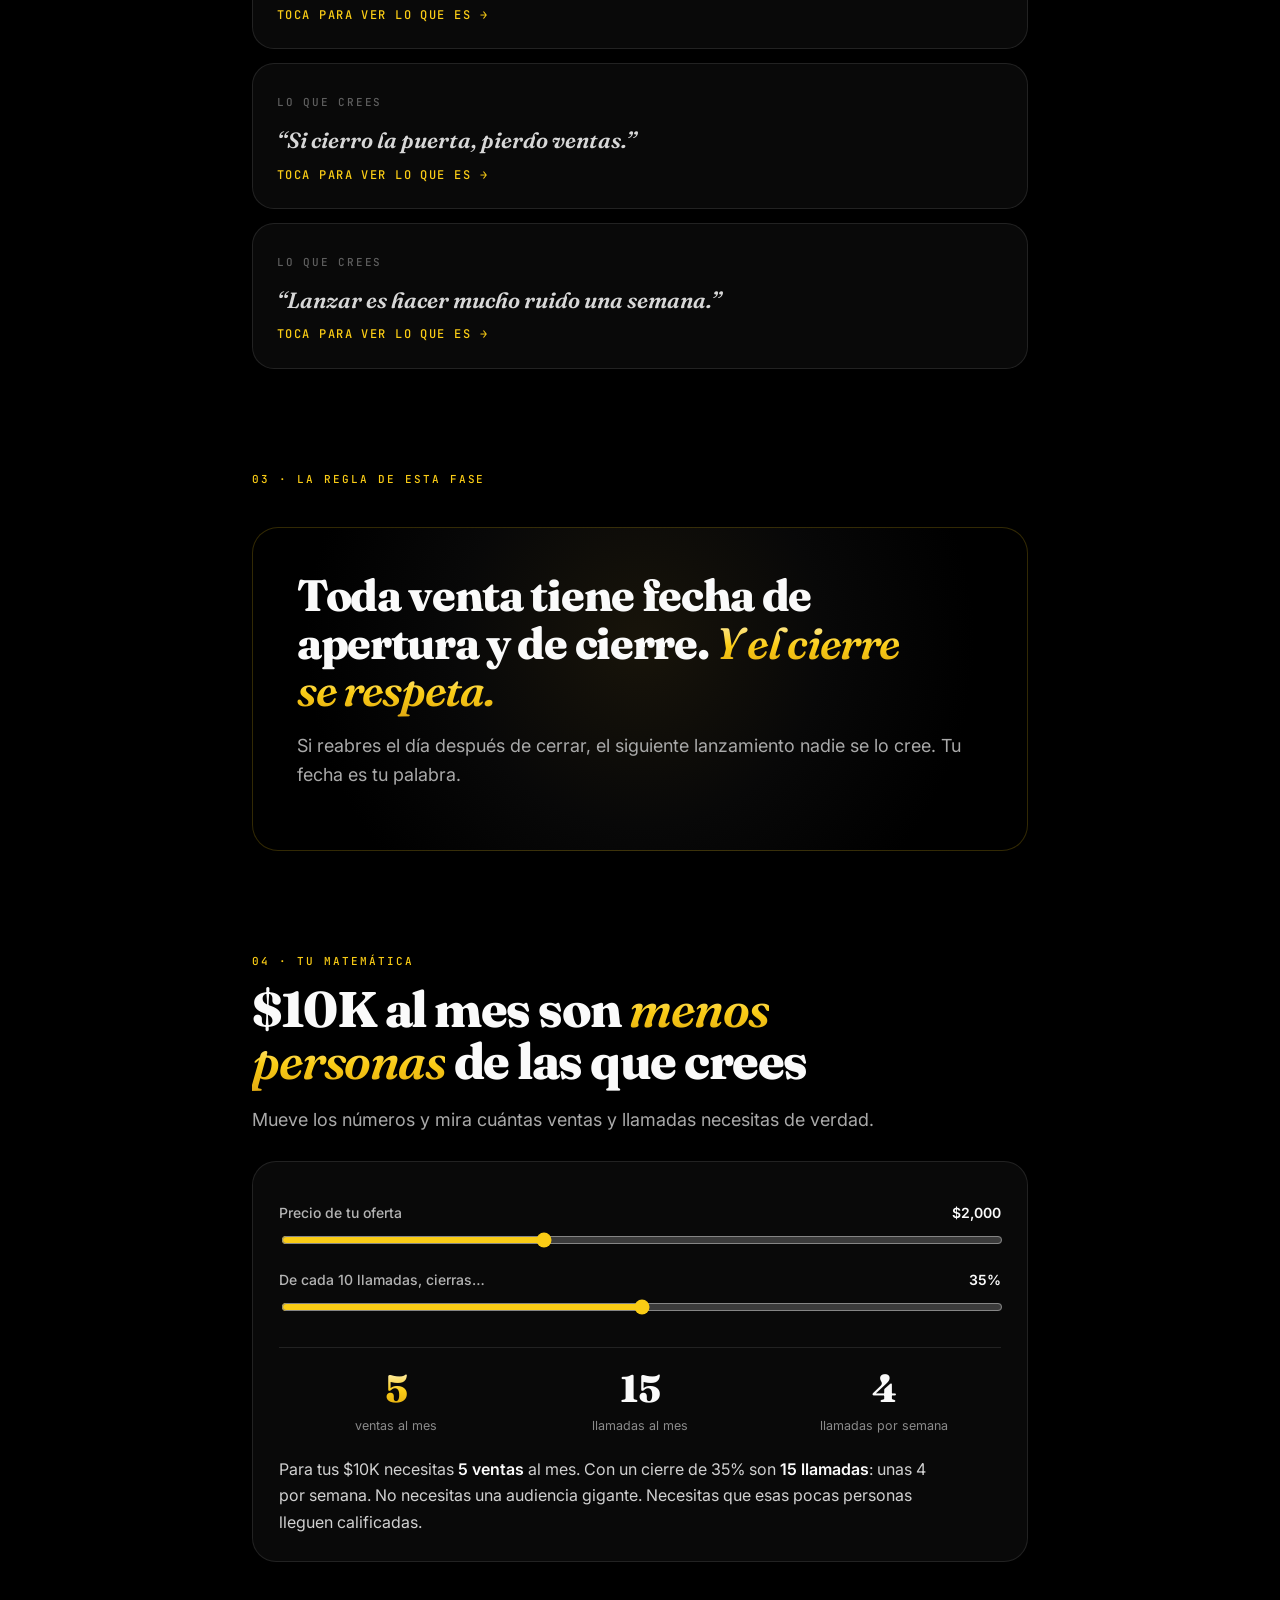
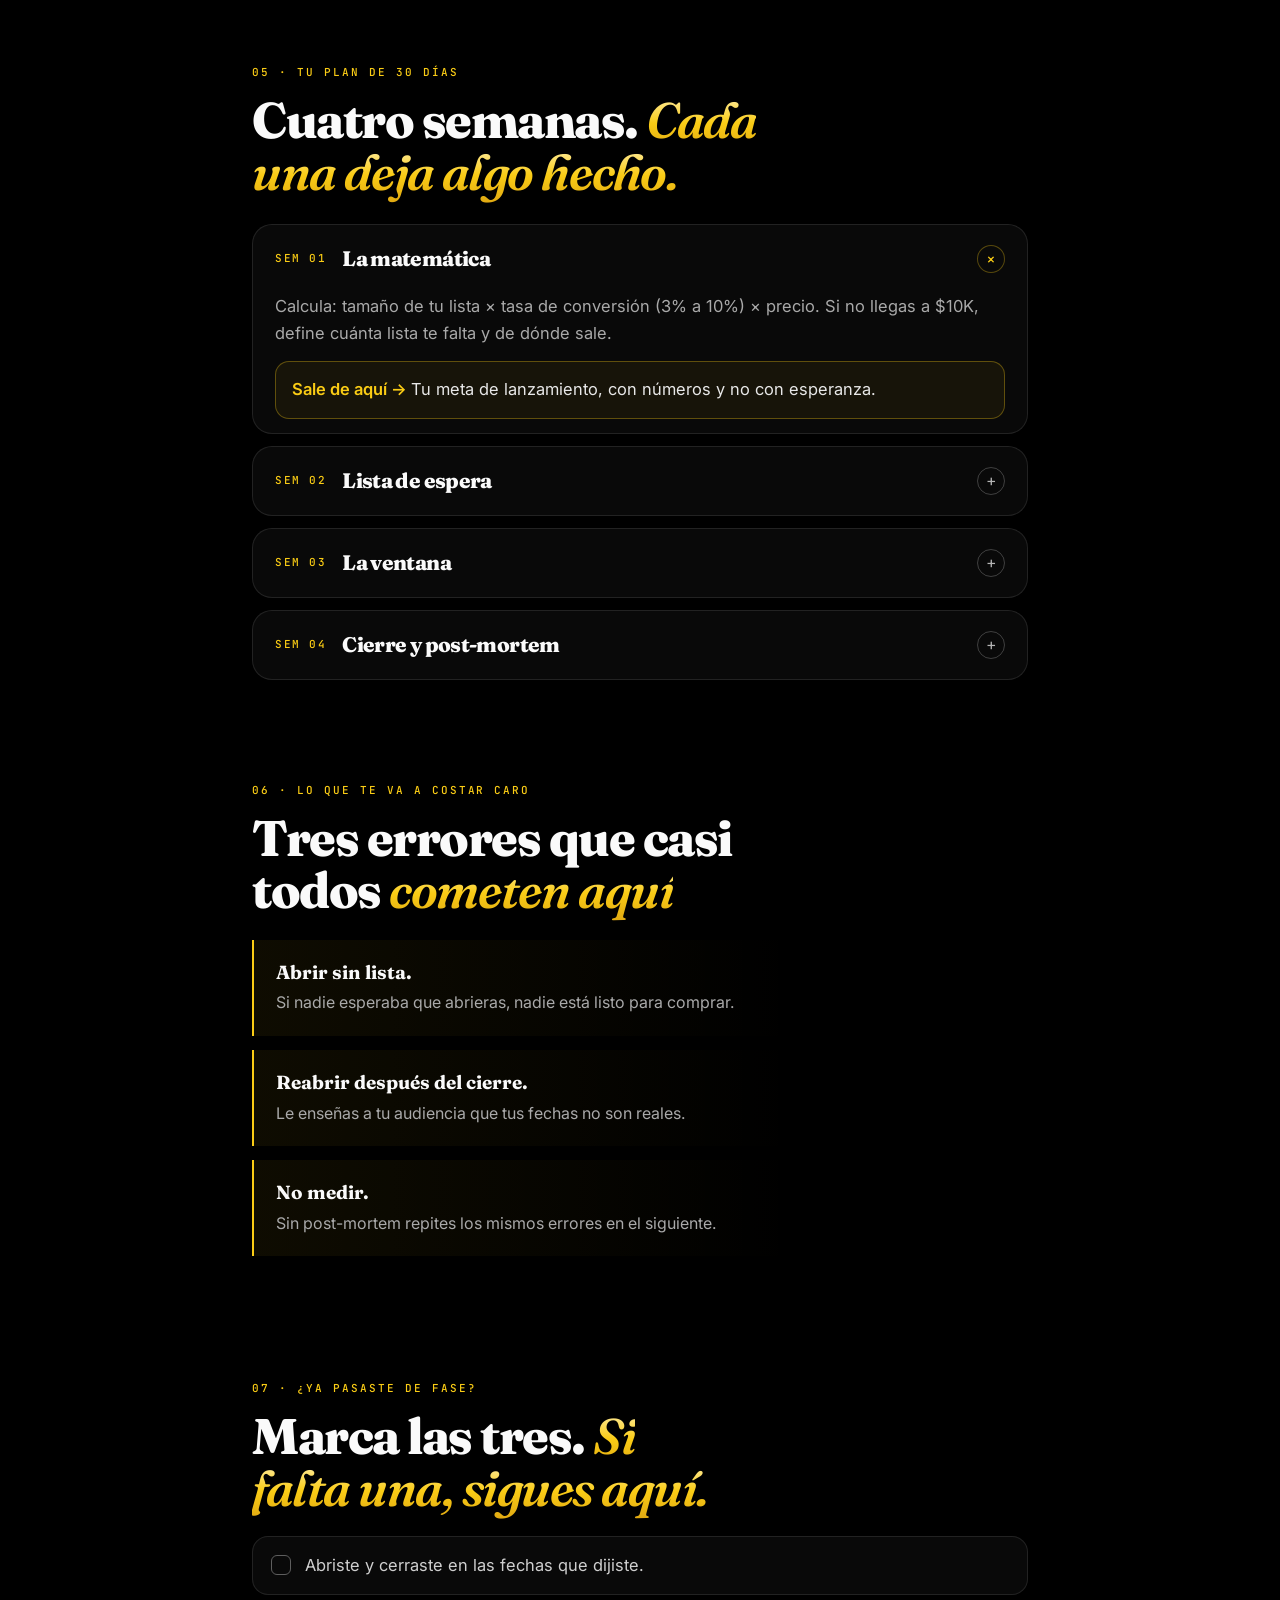
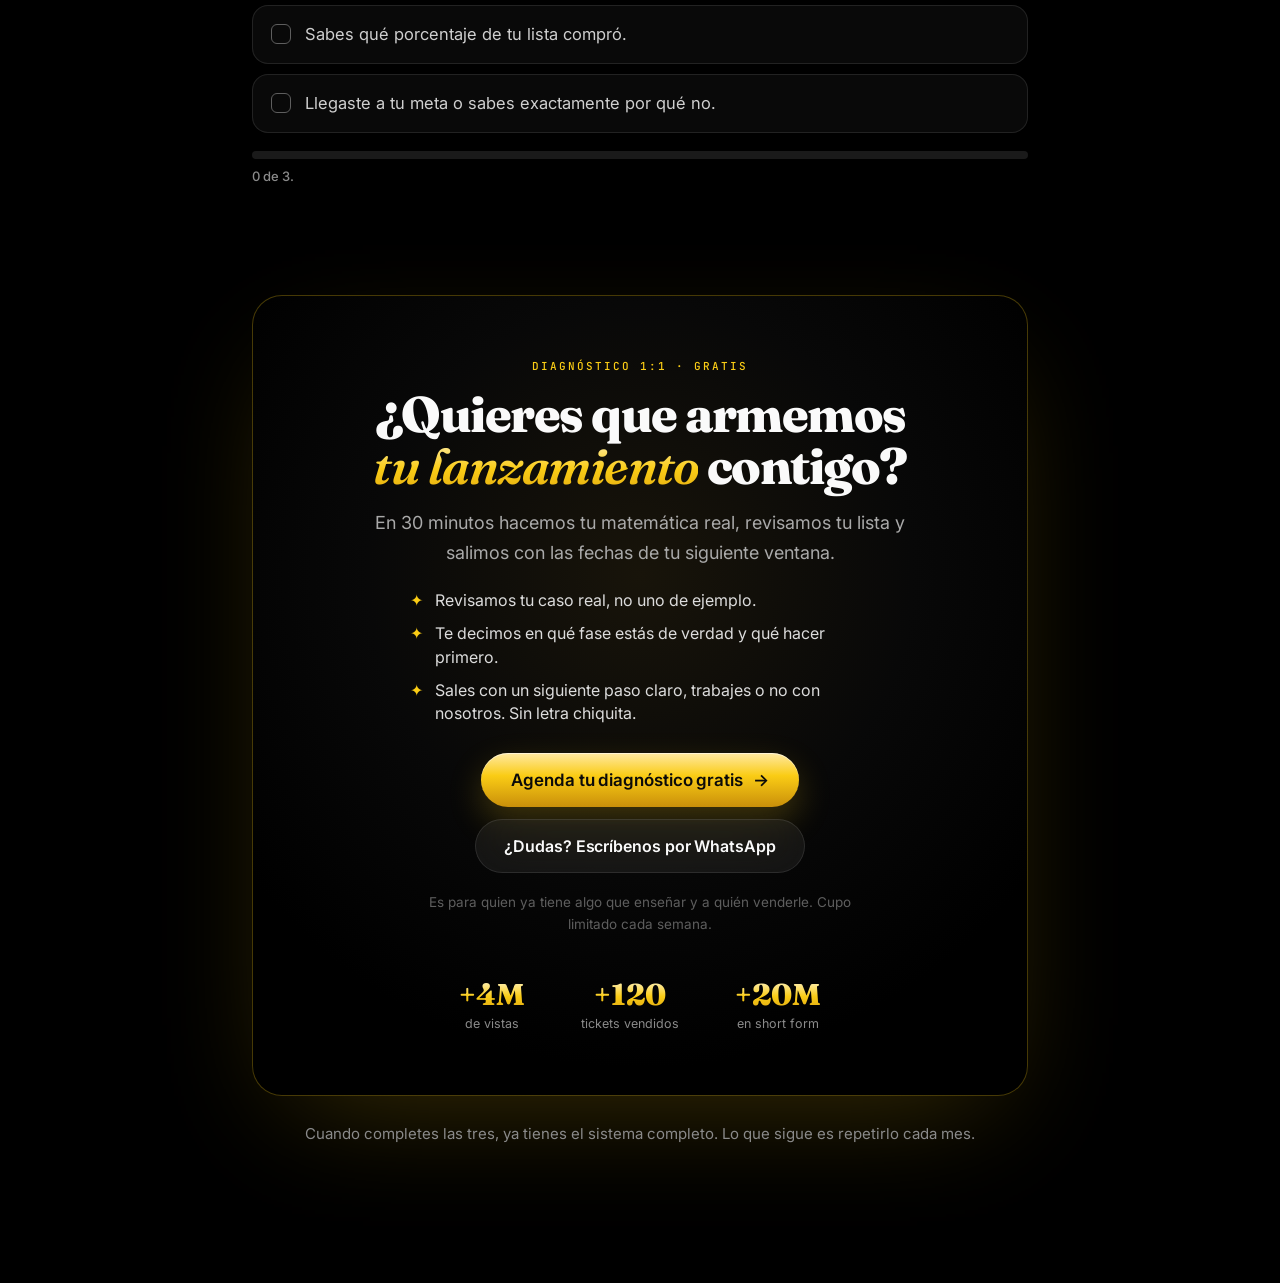
<file: plan/fase-5.html>
<!doctype html>
<html lang="es">
<head>
<meta charset="utf-8">
<meta name="viewport" content="width=device-width, initial-scale=1, viewport-fit=cover">
<title>Tu plan · Fase 05 · Lanzamiento · /productizar</title>
<meta name="description" content="Producto, mensaje y contenido ya existen. Lo que falta es estructura: anuncias, esperas y vendes en picos. Un mes bueno, uno malo, y nunca sabes cuál viene.">
<meta name="robots" content="noindex">
<meta name="theme-color" content="#000000">
<link rel="icon" href="/assets/favicon.png">
<link rel="preconnect" href="https://fonts.googleapis.com">
<link rel="preconnect" href="https://fonts.gstatic.com" crossorigin>
<link rel="stylesheet" href="https://fonts.googleapis.com/css2?family=Fraunces:ital,opsz,wght@0,9..144,600;0,9..144,800;1,9..144,500&family=Inter:wght@400;500;600&family=JetBrains+Mono:wght@500&display=swap">
<link rel="stylesheet" href="/assets/styles.css">
<link rel="stylesheet" href="/assets/plan2.css">
</head>
<body class="p2" data-fase="5" data-nombre="Lanzamiento">
<div class="progress" aria-hidden="true"></div>
<header class="top">
  <span class="brand"><img src="/assets/slash.png" alt=""><span>productizar</span></span>
  <a class="btn btn-gold js-cal" href="#" target="_blank" rel="noopener">Diagnóstico 1:1 gratis</a>
</header>

<main>
  <section class="hero2">
    <span class="k">Tu plan · Fase 05 de 05 · Lanzamiento</span>
    <p class="for js-for" hidden></p>
    <h1>Tienes todo. <em>Y lanzas a ver qué pasa.</em></h1>
    <p class="lead2">Producto, mensaje y contenido ya existen. Lo que falta es estructura: anuncias, esperas y vendes en picos. Un mes bueno, uno malo, y nunca sabes cuál viene.</p>
    <div class="phase-dots"><span class="done">01 · Avatar y oferta</span><span class="done">02 · Identidad</span><span class="done">03 · El motor</span><span class="done">04 · Producto</span><span class="here">05 · Lanzamiento</span></div>
    <div class="gapbox js-gapbox" hidden><p class="js-gap"></p></div>
  </section>

  <section class="rv">
    <span class="k">01 · ¿Te suena?</span>
    <h2>Marca lo que te <em>pasa hoy</em></h2>
    <ul class="taps suena"><li><button type="button" aria-pressed="false"><span class="cb"></span><span>Vendes cuando persigues en DM y se cae cuando dejas de hacerlo.</span></button></li><li><button type="button" aria-pressed="false"><span class="cb"></span><span>Anuncias tu oferta y esperas a que alguien escriba.</span></button></li><li><button type="button" aria-pressed="false"><span class="cb"></span><span>Tus fechas de cierre no son reales: si alguien llega tarde, igual lo dejas entrar.</span></button></li><li><button type="button" aria-pressed="false"><span class="cb"></span><span>No sabes cuánto vas a vender antes de abrir.</span></button></li><li><button type="button" aria-pressed="false"><span class="cb"></span><span>Cada mes empiezas de cero.</span></button></li></ul>
    <p class="tapres" aria-live="polite"></p>
  </section>

  <section>
    <div class="rv"><span class="k">02 · Lo que te tiene atorado</span>
    <h2>Tres cosas que crees <em>y no son así</em></h2>
    <p>No es falta de esfuerzo. Es que estás trabajando sobre ideas que no funcionan. Toca cada una.</p></div>
    <div class="beliefs"><button type="button" class="belief rv" aria-expanded="false"><span class="lbl">Lo que crees</span><span class="q">“Lo publico y el que quiera, me escribe.”</span><span class="hint">Toca para ver lo que es →</span><span class="a"><div><p>La gente no compra cuando anuncias. <b>Compra cuando se cierra.</b> Sin fecha, todos lo dejan para después, y después no llega.</p></div></span></button><button type="button" class="belief rv" aria-expanded="false"><span class="lbl">Lo que crees</span><span class="q">“Si cierro la puerta, pierdo ventas.”</span><span class="hint">Toca para ver lo que es →</span><span class="a"><div><p>Al revés. Una fecha real <b>concentra las ventas que hoy se te van en “lo voy a pensar”</b>. La que pierdes es la que nunca iba a decidir.</p></div></span></button><button type="button" class="belief rv" aria-expanded="false"><span class="lbl">Lo que crees</span><span class="q">“Lanzar es hacer mucho ruido una semana.”</span><span class="hint">Toca para ver lo que es →</span><span class="a"><div><p>Lanzar es matemática: <b>lista × tasa × precio</b>. Si los números no dan $10K antes de abrir, el problema es la lista, no el lanzamiento.</p></div></span></button></div>
  </section>

  <section class="rv">
    <span class="k">03 · La regla de esta fase</span>
    <div class="rule2"><p class="big">Toda venta tiene fecha de apertura y de cierre. <em>Y el cierre se respeta.</em></p><p>Si reabres el día después de cerrar, el siguiente lanzamiento nadie se lo cree. Tu fecha es tu palabra.</p></div>
  </section>

  <section class="rv">
    <span class="k">04 · Tu matemática</span>
    <h2>$10K al mes son <em>menos personas</em> de las que crees</h2>
    <p>Mueve los números y mira cuántas ventas y llamadas necesitas de verdad.</p>
    <div class="calc">
      <label for="c-price">Precio de tu oferta <output id="o-price"></output></label>
      <input id="c-price" type="range" min="300" max="5000" step="100" value="2000">
      <label for="c-close">De cada 10 llamadas, cierras… <output id="o-close"></output></label>
      <input id="c-close" type="range" min="10" max="60" step="5" value="35">
      <div class="res"><div><b class="g" id="r-sales"></b><span>ventas al mes</span></div><div><b id="r-calls"></b><span>llamadas al mes</span></div><div><b id="r-week"></b><span>llamadas por semana</span></div></div>
      <p class="say" id="r-say"></p>
    </div>
  </section>

  <section>
    <div class="rv"><span class="k">05 · Tu plan de 30 días</span>
    <h2>Cuatro semanas. <em>Cada una deja algo hecho.</em></h2></div>
    <div class="weeks2"><div class="wk rv"><button type="button" aria-expanded="false"><span class="n">SEM 01</span><h3>La matemática</h3><span class="pl">+</span></button><div class="body"><div><p>Calcula: tamaño de tu lista × tasa de conversión (3% a 10%) × precio. Si no llegas a $10K, define cuánta lista te falta y de dónde sale.</p><p class="out">Tu meta de lanzamiento, con números y no con esperanza.</p></div></div></div><div class="wk rv"><button type="button" aria-expanded="false"><span class="n">SEM 02</span><h3>Lista de espera</h3><span class="pl">+</span></button><div class="body"><div><p>Abre una lista de espera con un recurso que filtre. Todo el contenido de estas semanas lleva ahí.</p><p class="out">Tu lista creciendo con gente que ya levantó la mano.</p></div></div></div><div class="wk rv"><button type="button" aria-expanded="false"><span class="n">SEM 03</span><h3>La ventana</h3><span class="pl">+</span></button><div class="body"><div><p>Publica fecha de apertura y cierre. Abre con un evento en vivo y una razón real para entrar ya: bono, cupo o precio de lanzamiento.</p><p class="out">Tu carrito abierto con fecha pública.</p></div></div></div><div class="wk rv"><button type="button" aria-expanded="false"><span class="n">SEM 04</span><h3>Cierre y post-mortem</h3><span class="pl">+</span></button><div class="body"><div><p>Últimas 72 horas con recordatorios. Cierra en la fecha. Después revisa cuántos de la lista compraron y por qué no los demás.</p><p class="out">Tus ventas y la lista exacta de lo que cambias para el siguiente.</p></div></div></div></div>
  </section>

  <section>
    <div class="rv"><span class="k">06 · Lo que te va a costar caro</span>
    <h2>Tres errores que casi todos <em>cometen aquí</em></h2></div>
    <ul class="errs2"><li class="rv"><b>Abrir sin lista.</b><span>Si nadie esperaba que abrieras, nadie está listo para comprar.</span></li><li class="rv"><b>Reabrir después del cierre.</b><span>Le enseñas a tu audiencia que tus fechas no son reales.</span></li><li class="rv"><b>No medir.</b><span>Sin post-mortem repites los mismos errores en el siguiente.</span></li></ul>
  </section>

  <section class="rv checks2">
    <span class="k">07 · ¿Ya pasaste de fase?</span>
    <h2>Marca las tres. <em>Si falta una, sigues aquí.</em></h2>
    <ul class="taps"><li><button type="button" aria-pressed="false"><span class="cb"></span><span>Abriste y cerraste en las fechas que dijiste.</span></button></li><li><button type="button" aria-pressed="false"><span class="cb"></span><span>Sabes qué porcentaje de tu lista compró.</span></button></li><li><button type="button" aria-pressed="false"><span class="cb"></span><span>Llegaste a tu meta o sabes exactamente por qué no.</span></button></li></ul>
    <div class="meter"><i></i></div><p class="meter-t">0 de 3.</p>
  </section>

  <section class="close2 rv" id="agenda">
    <span class="k">Diagnóstico 1:1 · gratis</span>
    <h2>¿Quieres que armemos <em>tu lanzamiento</em> contigo?</h2>
    <p>En 30 minutos hacemos tu matemática real, revisamos tu lista y salimos con las fechas de tu siguiente ventana.</p>
    <ul class="incl"><li>Revisamos tu caso real, no uno de ejemplo.</li><li>Te decimos en qué fase estás de verdad y qué hacer primero.</li><li>Sales con un siguiente paso claro, trabajes o no con nosotros. Sin letra chiquita.</li></ul>
    <div class="acts">
      <a class="btn btn-gold js-cal" href="#" target="_blank" rel="noopener">Agenda tu diagnóstico gratis <span class="arrow" aria-hidden="true">→</span></a>
      <a class="btn btn-glass js-wa" href="#" target="_blank" rel="noopener">¿Dudas? Escríbenos por WhatsApp</a>
      <p class="fine">Es para quien ya tiene algo que enseñar y a quién venderle. Cupo limitado cada semana.</p>
    </div>
    <div class="nums2"><div><b>+4M</b><span>de vistas</span></div><div><b>+120</b><span>tickets vendidos</span></div><div><b>+20M</b><span>en short form</span></div></div>
  </section>
  <p class="next">Cuando completes las tres, ya tienes el sistema completo. Lo que sigue es repetirlo cada mes.</p>
</main>
<a class="btn btn-gold sticky-cta js-cal" href="#" target="_blank" rel="noopener">Diagnóstico 1:1 gratis <span class="arrow" aria-hidden="true">→</span></a>

<script src="/assets/config.js"></script>
<script src="/assets/plan2.js"></script>
</body>
</html>
</file>
<file: assets/styles.css>
/* /productizar · Plan 10K — estilos compartidos */
:root {
  --black: #000;
  --ink: #0a0a0a;
  --white: #fafafa;
  --grey: #8a8a8a;
  --grey-2: #b4b4b4;
  --grey-3: #5e5e5e;
  --gold: #facc15;
  --gold-pale: #fff3c4;
  --gold-light: #ffe9a3;
  --gold-mid: #e0a912;
  --gold-deep: #c98f0a;
  --glass: rgba(255,255,255,.06);
  --glass-faint: rgba(255,255,255,.035);
  --line: rgba(255,255,255,.10);
  --line-lit: rgba(255,255,255,.22);
  --line-gold: rgba(250,204,21,.32);
  --grad-gold: linear-gradient(180deg, #ffe9a3 0%, #facc15 42%, #c98f0a 100%);
  --grad-gold-text: linear-gradient(180deg, #fff3c4 0%, #facc15 55%, #e0a912 100%);
  --well: radial-gradient(circle at 50% 35%, #18140a 0%, #080808 42%, #000 76%);
  --serif: "Fraunces", Georgia, serif;
  --sans: "Inter", -apple-system, BlinkMacSystemFont, "Segoe UI", sans-serif;
  --mono: "JetBrains Mono", ui-monospace, Menlo, monospace;
  --ease: cubic-bezier(.32,.72,0,1);
  --wrap: 1120px;
  --r-card: 24px;
}

* { box-sizing: border-box; }
html { -webkit-text-size-adjust: 100%; scroll-behavior: smooth; }
body {
  margin: 0;
  background:
    radial-gradient(900px 600px at 78% -6%, rgba(250,204,21,.07), transparent 62%),
    radial-gradient(700px 600px at 8% 82%, rgba(255,255,255,.035), transparent 60%),
    var(--black);
  background-attachment: fixed;
  color: var(--grey);
  font: 400 16px/1.6 var(--sans);
  -webkit-font-smoothing: antialiased;
  padding-top: env(safe-area-inset-top, 0px);
  padding-bottom: env(safe-area-inset-bottom, 0px);
}
img { max-width: 100%; display: block; }
a { color: var(--gold); }
:focus-visible { outline: 2px solid var(--gold); outline-offset: 3px; border-radius: 8px; }
::selection { background: rgba(250,204,21,.3); color: var(--white); }
[hidden] { display: none !important; }

.wrap { width: 100%; max-width: var(--wrap); margin: 0 auto; padding: 0 24px; }
.narrow { max-width: 720px; }

/* Type */
.display, h1, h2, h3 { font-family: var(--serif); font-weight: 800; color: var(--white); letter-spacing: -.03em; margin: 0; text-wrap: balance; font-optical-sizing: auto; }
.lead { font-size: clamp(17px, 2vw, 20px); line-height: 1.55; color: #a9a9a9; max-width: 52ch; margin: 0; }
p { margin: 0; text-wrap: pretty; }
.tag {
  display: inline-flex; align-items: center; gap: 8px; align-self: flex-start;
  font: 500 11px/1 var(--mono); letter-spacing: .18em; text-transform: uppercase;
  color: var(--gold); padding: 8px 13px; border-radius: 999px;
  background: rgba(250,204,21,.07); border: 1px solid var(--line-gold);
}
.muted { color: var(--grey-3); font-size: 13.5px; }

/* Buttons */
.btn {
  appearance: none; border: 0; cursor: pointer; text-decoration: none;
  display: inline-flex; align-items: center; justify-content: center; gap: 10px;
  min-height: 54px; padding: 0 28px; border-radius: 999px;
  font: 600 16px/1 var(--sans); letter-spacing: -.005em;
  transition: transform .3s var(--ease), box-shadow .3s var(--ease), background .3s var(--ease), border-color .3s var(--ease), opacity .2s;
}
.btn-gold { background: var(--grad-gold); color: var(--ink); box-shadow: 0 14px 34px rgba(250,204,21,.22), inset 0 1px 0 rgba(255,255,255,.55); }
.btn-gold:hover { transform: translateY(-2px); box-shadow: 0 20px 44px rgba(250,204,21,.32), inset 0 1px 0 rgba(255,255,255,.55); }
.btn-glass { background: var(--glass); color: var(--white); border: 1px solid var(--line); backdrop-filter: blur(20px); }
.btn-glass:hover { border-color: var(--line-lit); background: rgba(255,255,255,.09); }
.btn-quiet { background: none; color: var(--grey); min-height: 44px; padding: 0 6px; font-weight: 500; font-size: 15px; }
.btn-quiet:hover { color: var(--white); }
.btn:disabled { opacity: .3; cursor: not-allowed; transform: none; box-shadow: none; }
.btn .arrow { transition: transform .3s var(--ease); }
.btn:hover .arrow { transform: translateX(3px); }

/* Glass card */
.glass {
  background: linear-gradient(115deg, rgba(255,255,255,.075), rgba(255,255,255,.025));
  border: 1px solid var(--line); border-radius: var(--r-card);
  box-shadow: inset 0 1px 0 rgba(255,255,255,.09), 0 24px 60px rgba(0,0,0,.5);
  backdrop-filter: blur(24px) saturate(1.4);
}
.well { background: var(--well); border: 1px solid rgba(250,204,21,.16); border-radius: 32px; }

/* Nav */
.nav { position: sticky; top: calc(14px + env(safe-area-inset-top, 0px)); z-index: 40; display: flex; justify-content: center; padding: 14px 16px 0; pointer-events: none; }
.nav-pill {
  pointer-events: auto; display: flex; align-items: center; gap: 18px;
  padding: 7px 7px 7px 14px; border-radius: 999px;
  background: rgba(10,10,10,.6); border: 1px solid var(--line);
  backdrop-filter: blur(24px) saturate(1.5); -webkit-backdrop-filter: blur(24px) saturate(1.5);
}
.brand { display: flex; align-items: center; gap: 9px; text-decoration: none; }
.brand img { height: 24px; width: auto; }
.brand span { font: 800 18px/1 var(--serif); color: var(--white); letter-spacing: -.03em; }
.nav-pill .btn { min-height: 40px; padding: 0 18px; font-size: 14px; }

/* Footer */
.foot { border-top: 1px solid var(--line); margin-top: 120px; padding: 40px 0 56px; }
.foot .wrap { display: flex; justify-content: space-between; gap: 16px; flex-wrap: wrap; align-items: center; font-size: 13.5px; color: var(--grey-3); }

@media (prefers-reduced-motion: reduce) {
  *, *::before, *::after { animation: none !important; transition: none !important; scroll-behavior: auto !important; }
}
</file>
<file: assets/home.css>
/* ---------- Hero ---------- */
.hero { padding: clamp(48px, 8vw, 104px) 0 clamp(64px, 8vw, 104px); }
.hero .wrap { display: flex; flex-direction: column; align-items: center; gap: clamp(48px, 6vw, 72px); }
.hero-copy { display: flex; flex-direction: column; align-items: center; text-align: center; gap: 28px; }
.hero-copy .tag { align-self: center; }
.hero h1 { font-size: clamp(46px, 8.6vw, 124px); line-height: .94; letter-spacing: -.035em; max-width: 13ch; }
.hero h1 .num { background: var(--grad-gold-text); -webkit-background-clip: text; background-clip: text; color: transparent; }
.hero .lead { margin: 0 auto; text-align: center; max-width: 56ch; }
.hero-actions { display: flex; flex-direction: column; align-items: center; gap: 14px; }
.hero-note { font-size: 14px; color: var(--grey-3); text-align: center; }

/* ---------- Staircase (the signature) ---------- */
.stairs { position: relative; width: 100%; display: grid; grid-template-columns: repeat(5, minmax(0, 1fr)); gap: clamp(8px, 1.4vw, 16px); height: clamp(300px, 34vw, 420px); align-items: end; padding: 28px clamp(14px, 3vw, 40px) 0; border-radius: 32px; background: var(--well); border: 1px solid rgba(250,204,21,.14); overflow: hidden; }
.stairs::after { content: ""; position: absolute; inset: auto 0 0 0; height: 1px; background: linear-gradient(90deg, transparent, rgba(250,204,21,.35), transparent); }
.step { position: relative; display: flex; flex-direction: column; justify-content: flex-end; height: 100%; }
.step-block {
  position: relative; height: var(--h); border-radius: 18px 4px 18px 4px;
  background: linear-gradient(180deg, rgba(255,255,255,.10), rgba(255,255,255,.025));
  border: 1px solid rgba(255,255,255,.13); border-bottom: 0;
  box-shadow: inset 0 1px 0 rgba(255,255,255,.12);
  transform-origin: bottom; animation: rise .9s var(--ease) both; animation-delay: calc(var(--i) * 110ms + 200ms);
  display: flex; flex-direction: column; justify-content: space-between; padding: clamp(10px, 1.4vw, 18px) clamp(9px, 1.2vw, 16px); min-width: 0;
}
.step:nth-child(even) .step-block { border-radius: 4px 18px 4px 18px; }
.step-block .n { font: 500 11px/1 var(--mono); letter-spacing: .14em; color: var(--grey); }
.step-block .lbl { font: 600 clamp(12px, 1.3vw, 15px)/1.25 var(--sans); color: var(--grey-2); hyphens: auto; -webkit-hyphens: auto; }
.step.top .step-block { background: var(--grad-gold); border-color: transparent; box-shadow: 0 0 60px rgba(250,204,21,.35), inset 0 1px 0 rgba(255,255,255,.6); }
.step.top .n, .step.top .lbl { color: var(--ink); }
.stairs-goal { position: absolute; top: 24px; left: 24px; display: flex; flex-direction: column; gap: 4px; animation: fade .8s var(--ease) both; animation-delay: 900ms; }
.stairs-goal b { font: 800 clamp(30px, 3.4vw, 44px)/1 var(--serif); color: var(--white); letter-spacing: -.03em; }
.stairs-goal span { font-size: 13.5px; color: var(--grey); }
@keyframes rise { from { transform: scaleY(.04); opacity: 0; } to { transform: none; opacity: 1; } }
@keyframes fade { from { opacity: 0; } to { opacity: 1; } }

/* ---------- Sections ---------- */
section.block { padding: clamp(64px, 9vw, 120px) 0 0; }
.sec-head { display: flex; flex-direction: column; gap: 16px; margin-bottom: 40px; max-width: 760px; }
.sec-head h2 { font-size: clamp(32px, 4.6vw, 56px); line-height: 1.02; letter-spacing: -.035em; }

/* contrast */
.contrast { display: grid; grid-template-columns: repeat(2, minmax(0, 1fr)); border-radius: 32px; overflow: hidden; border: 1px solid var(--line); }
.contrast > div { padding: clamp(28px, 4vw, 52px); display: flex; flex-direction: column; gap: 10px; }
.contrast > div + div { border-left: 1px solid var(--line); background: var(--well); }
.contrast .big { font: 800 clamp(44px, 7vw, 96px)/.95 var(--serif); color: var(--white); letter-spacing: -.045em; white-space: nowrap; }
.contrast .big small { font-size: .42em; color: var(--grey); letter-spacing: -.02em; font-weight: 600; }
.contrast .res { font: 800 clamp(30px, 4vw, 52px)/1 var(--serif); letter-spacing: -.03em; }
.contrast .res.bad { color: #6a6a6a; }
.contrast .res.good { background: var(--grad-gold-text); -webkit-background-clip: text; background-clip: text; color: transparent; }
.contrast p { font-size: 15px; }
.contrast-caption { margin-top: 28px; display: flex; flex-wrap: wrap; gap: 12px 40px; align-items: baseline; justify-content: space-between; }
.contrast-caption h3 { font-size: clamp(26px, 3.2vw, 38px); line-height: 1.08; max-width: 18ch; }
.contrast-caption p { max-width: 46ch; font-size: 16.5px; color: #a3a3a3; }

/* how */
.how { list-style: none; margin: 0; padding: 0; display: grid; grid-template-columns: repeat(3, minmax(0, 1fr)); gap: 16px; counter-reset: how; }
.how li { padding: 28px; display: flex; flex-direction: column; gap: 12px; counter-increment: how; }
.how li::before { content: counter(how); font: 800 44px/1 var(--serif); color: rgba(255,255,255,.16); letter-spacing: -.03em; }
.how h3 { font-size: 23px; line-height: 1.15; }
.how p { font-size: 15.5px; }

/* phases */
.phase-list { list-style: none; margin: 0; padding: 0; border-top: 1px solid var(--line); }
.phase-list li { display: grid; grid-template-columns: 64px minmax(0, 1fr) minmax(0, 1.2fr); gap: 24px; align-items: baseline; padding: 26px 4px; border-bottom: 1px solid var(--line); transition: background .3s var(--ease); }
.phase-list li:hover { background: rgba(255,255,255,.02); }
.phase-list .pn { font: 500 12px/1 var(--mono); letter-spacing: .14em; color: var(--gold); }
.phase-list h3 { font-size: clamp(22px, 2.6vw, 30px); line-height: 1.1; }
.phase-list p { font-size: 16.5px; color: #a3a3a3; }

/* inside */
.inside { display: grid; grid-template-columns: minmax(0, .9fr) minmax(0, 1.1fr); gap: 16px; }
.inside .doc { padding: 32px; display: flex; flex-direction: column; gap: 18px; position: relative; overflow: hidden; min-height: 420px; }
.doc-page { position: absolute; right: -40px; bottom: -60px; width: 300px; aspect-ratio: 8.5/11; border-radius: 14px; background: #050505; border: 1px solid var(--line); box-shadow: 0 30px 80px rgba(0,0,0,.7); transform: rotate(-7deg); padding: 26px; display: flex; flex-direction: column; gap: 10px; }
.doc-page i { display: block; height: 7px; border-radius: 4px; background: rgba(255,255,255,.09); }
.doc-page i.g { background: rgba(250,204,21,.55); width: 40%; }
.doc-page i.t { height: 16px; background: rgba(255,255,255,.22); width: 85%; }
.doc-page i.t2 { height: 16px; background: rgba(255,255,255,.22); width: 60%; margin-bottom: 8px; }
.inside ul { list-style: none; margin: 0; padding: 0; display: grid; grid-template-columns: repeat(2, minmax(0, 1fr)); gap: 16px; }
.inside li { padding: 22px; display: flex; flex-direction: column; gap: 6px; }
.inside li b { font: 800 19px/1.2 var(--serif); color: var(--white); letter-spacing: -.02em; }
.inside li span { font-size: 14.5px; line-height: 1.5; }

/* fit */
.fit { display: grid; grid-template-columns: repeat(2, minmax(0, 1fr)); gap: 16px; }
.fit > div { padding: 32px; display: flex; flex-direction: column; gap: 18px; }
.fit h3 { font-size: 24px; }
.ticks { list-style: none; margin: 0; padding: 0; display: flex; flex-direction: column; gap: 12px; }
.ticks li { display: grid; grid-template-columns: 18px minmax(0, 1fr); gap: 12px; font-size: 16px; line-height: 1.5; color: #c4c4c4; }
.ticks li::before { content: ""; height: 2px; margin-top: 11px; background: var(--gold); }
.ticks.no li { color: #8a8a8a; }
.ticks.no li::before { background: rgba(255,255,255,.2); }

/* final */
.final { margin-top: clamp(64px, 9vw, 120px); padding: clamp(40px, 7vw, 88px) clamp(24px, 5vw, 64px); display: flex; flex-direction: column; align-items: center; text-align: center; gap: 22px; }
.final img { height: 72px; width: auto; filter: drop-shadow(0 0 30px rgba(250,204,21,.35)); }
.final h2 { font-size: clamp(34px, 5vw, 64px); line-height: 1; max-width: 16ch; letter-spacing: -.04em; }

/* ---------- Quiz ---------- */
.quiz { min-height: 100svh; padding: 40px 0 80px; }
.quiz .wrap { max-width: 720px; display: flex; flex-direction: column; gap: 36px; }
.q-top { display: flex; flex-direction: column; gap: 14px; }
.q-meta { display: flex; justify-content: space-between; font: 500 11px/1 var(--mono); letter-spacing: .16em; text-transform: uppercase; color: var(--grey); }
.q-bar { display: grid; grid-template-columns: repeat(9, minmax(0, 1fr)); gap: 5px; }
.q-bar i { height: 4px; border-radius: 999px; background: rgba(255,255,255,.1); transition: background .35s var(--ease); }
.q-bar i.on { background: var(--gold); }
.q-head { display: flex; flex-direction: column; gap: 12px; }
.q-head h1 { font-size: clamp(30px, 4.6vw, 46px); line-height: 1.06; letter-spacing: -.035em; }
.q-head p { font-size: 16.5px; color: #9a9a9a; }
.q-panel { animation: qin .45s var(--ease) both; display: flex; flex-direction: column; gap: 36px; }
@keyframes qin { from { opacity: 0; transform: translateY(10px); } to { opacity: 1; transform: none; } }
.opts { display: flex; flex-direction: column; gap: 10px; }
.opt {
  appearance: none; cursor: pointer; text-align: left; width: 100%;
  display: grid; grid-template-columns: 30px minmax(0, 1fr); gap: 14px; align-items: center;
  min-height: 64px; padding: 16px 20px; border-radius: 18px;
  background: rgba(255,255,255,.045); border: 1px solid rgba(255,255,255,.11);
  color: #dedede; font: 500 16.5px/1.4 var(--sans);
  transition: border-color .2s var(--ease), background .2s var(--ease), transform .2s var(--ease);
}
.opt:hover { border-color: rgba(255,255,255,.26); background: rgba(255,255,255,.07); }
.opt kbd { font: 500 12px/1 var(--mono); color: var(--grey); width: 26px; height: 26px; display: grid; place-items: center; border-radius: 8px; border: 1px solid rgba(255,255,255,.16); }
.opt.on { border-color: rgba(250,204,21,.6); background: rgba(250,204,21,.07); color: var(--white); }
.opt.on kbd { background: var(--gold); color: var(--ink); border-color: transparent; }
.q-foot { display: flex; justify-content: space-between; align-items: center; gap: 12px; flex-wrap: wrap; }
.field { display: flex; flex-direction: column; gap: 8px; }
.field label { font: 500 11px/1 var(--mono); letter-spacing: .16em; text-transform: uppercase; color: var(--grey); }
.field input {
  width: 100%; min-height: 56px; padding: 0 22px; border-radius: 999px;
  background: rgba(255,255,255,.045); border: 1px solid rgba(255,255,255,.14);
  color: var(--white); font: 400 16.5px/1 var(--sans); outline: none; transition: border-color .2s var(--ease);
}
.field input::placeholder { color: #5a5a5a; }
.field input:focus { border-color: rgba(250,204,21,.6); }
.fields { display: grid; grid-template-columns: repeat(2, minmax(0, 1fr)); gap: 16px; }
.form-err { color: #f0b429; font-size: 14px; min-height: 20px; }

/* ---------- Result ---------- */
.result { padding: 40px 0 0; }
.result .wrap { display: flex; flex-direction: column; gap: 20px; }
.r-hero { padding: clamp(28px, 5vw, 64px); display: flex; flex-direction: column; gap: clamp(36px, 5vw, 56px); }
.r-hero .copy { max-width: 820px; }
.r-hero .copy { display: flex; flex-direction: column; gap: 20px; }
.r-hero h1 { font-size: clamp(38px, 6.4vw, 84px); line-height: .98; letter-spacing: -.035em; max-width: 16ch; }
.r-hero .diag { max-width: 64ch; font-size: 18px; line-height: 1.6; color: #cfcfcf; }
.r-hero .chan { max-width: 64ch; font-size: 16px; line-height: 1.6; color: #9a9a9a; }
.r-stairs { position: relative; display: grid; grid-template-columns: repeat(5, minmax(0, 1fr)); gap: clamp(6px, 1.2vw, 14px); height: clamp(230px, 28vw, 340px); align-items: end; }
.r-stairs .step-block { padding: 10px 7px 12px; }
.r-stairs .step-block .lbl { font-size: clamp(11px, 1.2vw, 14px); }
.r-stairs .step-block { animation-delay: calc(var(--i) * 90ms); }
.r-stairs .done .step-block { background: rgba(255,255,255,.12); }
.r-stairs .done .lbl { color: #9a9a9a; }
.r-stairs .later .step-block { background: transparent; border-style: dashed; border-color: rgba(255,255,255,.14); }
.r-stairs .later .lbl, .r-stairs .later .n { color: #4f4f4f; }
.r-stairs .here .step-block { background: var(--grad-gold); border-color: transparent; box-shadow: 0 0 50px rgba(250,204,21,.35); }
.r-stairs .here .n, .r-stairs .here .lbl { color: var(--ink); }
.r-stairs .you { position: absolute; bottom: calc(var(--h) + 12px); left: 50%; transform: translateX(-50%); font: 500 10.5px/1 var(--mono); letter-spacing: .14em; text-transform: uppercase; color: var(--gold); white-space: nowrap; }
.r-grid { display: grid; grid-template-columns: repeat(2, minmax(0, 1fr)); gap: 20px; }
.r-card { padding: 32px; display: flex; flex-direction: column; gap: 16px; }
.r-card .k { font: 500 11px/1 var(--mono); letter-spacing: .16em; text-transform: uppercase; color: var(--grey); }
.gap-row { display: flex; align-items: baseline; gap: 16px; flex-wrap: wrap; }
.gap-row b { font: 800 clamp(40px, 5vw, 60px)/1 var(--serif); color: var(--white); letter-spacing: -.04em; }
.gap-row b.to { background: var(--grad-gold-text); -webkit-background-clip: text; background-clip: text; color: transparent; }
.gap-row span { color: #5e5e5e; font: 800 28px/1 var(--serif); }
.r-card p { font-size: 16px; line-height: 1.6; color: #bdbdbd; }
.r-card .goal-q { font: 600 clamp(22px, 2.4vw, 28px)/1.25 var(--serif); color: var(--white); letter-spacing: -.02em; }
.moves { list-style: none; margin: 0; padding: 0; display: grid; grid-template-columns: repeat(3, minmax(0, 1fr)); gap: 20px; counter-reset: mv; }
.moves li { padding: 28px; display: flex; flex-direction: column; gap: 14px; counter-increment: mv; }
.moves li::before { content: "Movimiento " counter(mv); font: 500 11px/1 var(--mono); letter-spacing: .16em; text-transform: uppercase; color: var(--gold); }
.moves p { font-size: 16.5px; line-height: 1.55; color: #e6e6e6; }
.plan-cta { padding: clamp(28px, 5vw, 56px); display: grid; grid-template-columns: minmax(0, 1.2fr) auto; gap: 28px 48px; align-items: center; }
.plan-cta h2 { font-size: clamp(28px, 3.6vw, 44px); line-height: 1.04; }
.plan-cta .copy { display: flex; flex-direction: column; gap: 14px; }
.plan-cta .acts { display: flex; flex-direction: column; gap: 12px; align-items: stretch; }
.r-sub { display: flex; justify-content: space-between; flex-wrap: wrap; gap: 10px; align-items: center; margin-top: 8px; }

/* ---------- Responsive ---------- */
@media (max-width: 900px) {
  .r-hero, .inside, .plan-cta { grid-template-columns: minmax(0, 1fr); }
  .how, .moves { grid-template-columns: minmax(0, 1fr); }
  .phase-list li { grid-template-columns: 48px minmax(0, 1fr); }
  .phase-list li p { grid-column: 2; }
  .stairs { height: 320px; }
}
@media (max-width: 640px) {
  .contrast, .fit, .r-grid, .fields, .inside ul { grid-template-columns: minmax(0, 1fr); }
  .contrast > div + div { border-left: 0; border-top: 1px solid var(--line); }
  .stairs .step-block .lbl { display: none; }
  .r-stairs .step-block .lbl { display: none; }
  .r-stairs .here .step-block .lbl { display: block; font-size: 10.5px; }
  .step-block .n { font-size: 10px; }
  .step-block { padding: 10px 7px 12px; }
  .stairs { gap: 6px; padding: 24px 12px 0; }
  .r-stairs { height: 230px; gap: 5px; }
  .doc-page { width: 220px; right: -50px; }
  .nav-pill .btn span.long { display: none; }
}

/* ======== v2 · interfaz minimalista (misma marca: negro + oro con brillo) ======== */
h1 em, h2 em, h3 em { font-style: italic; font-weight: 600; letter-spacing: -.03em; background: var(--grad-gold-text); -webkit-background-clip: text; background-clip: text; color: transparent; }
.hero h1 .num { font-style: italic; font-weight: 600; }
.hero { padding-top: clamp(64px, 10vw, 128px); }
.hero-copy { gap: 32px; }
.hero h1 { font-weight: 700; }
.tag { background: none; }

/* sin cajas: líneas finas y aire */
#landing .glass { background: none; border: 0; border-top: 1px solid var(--line); border-radius: 0; box-shadow: none; backdrop-filter: none; -webkit-backdrop-filter: none; padding-left: 0; padding-right: 0; }
.stairs { background: none; border: 0; border-bottom: 1px solid rgba(250,204,21,.3); border-radius: 0; padding-bottom: 0; }
.stairs::after { display: none; }
.step-block { background: rgba(255,255,255,.04); border-color: rgba(255,255,255,.08); box-shadow: none; }
.step.top .step-block { box-shadow: 0 0 70px rgba(250,204,21,.4), inset 0 1px 0 rgba(255,255,255,.6); }

.contrast { border: 0; border-radius: 0; gap: clamp(24px, 6vw, 80px); }
.contrast > div { padding: 0; }
.contrast > div + div { border-left: 0; background: none; }
.contrast .res.bad { color: #6a6a6a; }
.contrast-caption { margin-top: 48px; padding-top: 32px; border-top: 1px solid var(--line); }

.how { gap: clamp(24px, 4vw, 56px); }
.how li { padding: 28px 0 0; }
.how li::before { color: var(--gold); font: 500 12px/1 var(--mono); letter-spacing: .14em; content: "0" counter(how); }

.inside { grid-template-columns: minmax(0, 1fr); gap: 32px; }
.inside .doc { background: none; border: 0; min-height: 0; padding: 0; }
.doc-page { display: none; }
.inside ul { gap: 0 clamp(24px, 4vw, 56px); }
.inside li { padding: 22px 0; }

.fit { gap: clamp(24px, 6vw, 80px); }
.fit > div { padding: 28px 0 0; }

.final { background: none; border: 0; border-top: 1px solid var(--line); border-radius: 0; padding-top: clamp(64px, 9vw, 112px); }
.final img { filter: drop-shadow(0 0 36px rgba(250,204,21,.45)); }

/* diagnóstico y resultado: más limpio */
.quiz .wrap { max-width: 640px; }
.opt { background: none; border-color: var(--line); }
.opt:hover { background: rgba(255,255,255,.04); }
.r-hero { background: none; border: 0; border-radius: 0; padding: clamp(8px, 2vw, 24px) 0; }
.r-card { padding: 28px 0 0; background: none; border: 0; border-top: 1px solid var(--line); border-radius: 0; box-shadow: none; backdrop-filter: none; }
.moves li { padding: 28px 0 0; background: none; border: 0; border-top: 1px solid var(--line); border-radius: 0; box-shadow: none; backdrop-filter: none; }
.plan-cta { background: none; border: 0; border-top: 1px solid var(--line); border-radius: 0; padding-left: 0; padding-right: 0; }

/* ======== v3 · estructura tipo infocapitals ======== */
.nav { position: static; padding: 28px 0 0; justify-content: center; pointer-events: auto; }
.brand.solo img { height: 26px; }
.brand.solo span { font-size: 18px; }

.ticker { overflow: hidden; margin-top: 28px; border-block: 1px solid var(--line); mask-image: linear-gradient(90deg, transparent, #000 12%, #000 88%, transparent); -webkit-mask-image: linear-gradient(90deg, transparent, #000 12%, #000 88%, transparent); }
.ticker-track { display: flex; gap: 28px; width: max-content; padding: 14px 0; animation: tick 40s linear infinite; font: 500 12px/1 var(--mono); letter-spacing: .14em; text-transform: uppercase; color: var(--grey); white-space: nowrap; }
.ticker-track i { font-style: normal; color: var(--gold); }
@keyframes tick { to { transform: translateX(-50%); } }

.hero { padding: clamp(56px, 9vw, 120px) 0 0; }
.hero-copy { gap: 28px; }
.hero h1 { font-size: clamp(44px, 8vw, 112px); max-width: 12ch; }
.hero .lead { max-width: 40ch; }
.stairs { margin-top: clamp(24px, 4vw, 48px); height: clamp(280px, 30vw, 380px); padding-inline: 0; border-bottom-color: var(--line); }
.stairs-goal { top: 8px; left: 0; }
.stairs-goal b { font-size: clamp(28px, 3vw, 40px); }

section.block { padding: clamp(80px, 11vw, 150px) 0 0; }
.sec-title { font-size: clamp(30px, 4.4vw, 56px); line-height: 1.02; letter-spacing: -.035em; max-width: 18ch; margin-bottom: clamp(28px, 4vw, 48px); }
.narrow .sec-title { max-width: 16ch; }
.narrow .lead { font-size: clamp(18px, 2.2vw, 24px); max-width: 38ch; }

.phase-list li { grid-template-columns: 48px minmax(0, 1fr) minmax(0, 1.1fr); padding: 30px 0; transition: padding-left .35s var(--ease); }
.phase-list li:hover { background: none; padding-left: 12px; }
.phase-list li:hover h3 { color: var(--gold); }
.phase-list h3 { font-size: clamp(24px, 3vw, 38px); transition: color .25s; }

.final { margin-top: clamp(80px, 11vw, 150px); padding-top: 0; border-top: 0; gap: 28px; }
.fine { max-width: 52ch; font-size: 14px; color: var(--grey); }
.foot { margin-top: 64px; }
@media (max-width: 900px) { .phase-list li { grid-template-columns: 40px minmax(0, 1fr); } }
@media (max-width: 640px) { .ticker-track { animation-duration: 28s; } }

/* ======== v3 · mini VSL + pantalla WhatsApp ======== */
.vsl { width: min(100%, 720px); aspect-ratio: 16/9; border-radius: 20px; overflow: hidden; border: 1px solid var(--line); background: #000; box-shadow: 0 0 80px rgba(250,204,21,.12); }
.vsl iframe, .vsl video { width: 100%; height: 100%; border: 0; display: block; }
.wa-done { min-height: 70svh; display: flex; flex-direction: column; align-items: center; justify-content: center; text-align: center; gap: 24px; }
.wa-done .tag { align-self: center; }
.wa-done h1 { font-size: clamp(38px, 6.4vw, 84px); line-height: .98; letter-spacing: -.04em; max-width: 12ch; }
.wa-done .lead { text-align: center; max-width: 40ch; }

/* ======== v4 · prueba (números) y titular largo ======== */
.hero h1 { font-size: clamp(38px, 6.6vw, 92px); max-width: 17ch; }
.nums { display: grid; grid-template-columns: repeat(4, minmax(0, 1fr)); gap: clamp(20px, 4vw, 56px); border-block: 1px solid var(--line); padding: clamp(36px, 6vw, 72px) 0; }
.nums div { display: flex; flex-direction: column; gap: 10px; }
.nums b { font: 800 clamp(40px, 6vw, 84px)/.95 var(--serif); letter-spacing: -.045em; background: var(--grad-gold-text); -webkit-background-clip: text; background-clip: text; color: transparent; }
.nums span { font-size: 14.5px; color: var(--grey); max-width: 18ch; }
@media (max-width: 760px) { .nums { grid-template-columns: repeat(2, minmax(0, 1fr)); row-gap: 36px; } }

/* ======== v5 · landing de lead magnet: título, video, botón ======== */
.solo-hero { min-height: calc(100svh - 160px); display: flex; align-items: center; padding: clamp(40px, 7vw, 96px) 0; }
.solo-hero .hero-copy { gap: 28px; }
.nums.mini { grid-template-columns: repeat(3, minmax(0, 1fr)); border: 0; padding: 20px 0 0; margin-top: 12px; gap: clamp(20px, 5vw, 56px); text-align: center; }
.nums.mini div { align-items: center; gap: 6px; }
.nums.mini b { font-size: clamp(28px, 3.6vw, 44px); }
.nums.mini span { font-size: 13px; }
.foot { margin-top: 0; }
.solo-hero .tag { align-self: center; text-align: center; line-height: 1.4; }
.solo-hero .lead { max-width: 48ch; }
</file>
<file: assets/landing.css>
/* /productizar · Landing — glass estilo Apple (solo aplica a #landing y la nav) */

/* ---------- Fondo: luces que el vidrio refracta ---------- */
.orbs { position: fixed; inset: 0; z-index: -1; overflow: hidden; pointer-events: none; }
.orbs i { position: absolute; border-radius: 50%; filter: blur(90px); opacity: .55; will-change: transform; }
.orbs i:nth-child(1) { width: 46vw; height: 46vw; right: -12vw; top: -14vw; background: radial-gradient(circle, rgba(250,204,21,.38), transparent 66%); animation: drift1 22s ease-in-out infinite alternate; }
.orbs i:nth-child(2) { width: 38vw; height: 38vw; left: -14vw; top: 38vh; background: radial-gradient(circle, rgba(255,255,255,.14), transparent 66%); animation: drift2 26s ease-in-out infinite alternate; }
.orbs i:nth-child(3) { width: 34vw; height: 34vw; right: 6vw; bottom: -12vw; background: radial-gradient(circle, rgba(224,169,18,.26), transparent 66%); animation: drift1 30s ease-in-out infinite alternate-reverse; }
@keyframes drift1 { to { transform: translate3d(-5vw, 6vh, 0) scale(1.12); } }
@keyframes drift2 { to { transform: translate3d(7vw, -5vh, 0) scale(1.08); } }

/* ---------- Tipografía tipo SF (solo landing + nav) ---------- */
#landing h1, #landing h2, #landing h3, #landing .stat b, .final-cta h2 {
  font-family: var(--serif); font-weight: 800; letter-spacing: -.035em; font-optical-sizing: auto;
}
.nav .brand span, .foot .brand span { font-family: var(--serif); font-weight: 800; letter-spacing: -.03em; }
#landing p { color: #a1a1a6; }

/* ---------- Vidrio ---------- */
.g {
  position: relative;
  background: linear-gradient(180deg, rgba(255,255,255,.105) 0%, rgba(255,255,255,.035) 100%);
  border: 1px solid rgba(255,255,255,.11);
  border-radius: 28px;
  backdrop-filter: blur(30px) saturate(1.7); -webkit-backdrop-filter: blur(30px) saturate(1.7);
  box-shadow: inset 0 1px 0 rgba(255,255,255,.24), inset 0 -1px 0 rgba(255,255,255,.03), 0 30px 70px -24px rgba(0,0,0,.8);
  transition: transform .45s var(--ease), border-color .45s var(--ease), background .45s var(--ease);
}
.g::before { /* brillo especular */
  content: ""; position: absolute; inset: 0; border-radius: inherit; pointer-events: none;
  background: radial-gradient(120% 80% at 18% -10%, rgba(255,255,255,.16), transparent 46%);
  opacity: .7;
}
.g.hov:hover { transform: translateY(-4px); border-color: rgba(255,255,255,.24); }
.g > * { position: relative; }

/* ---------- Nav ---------- */
.nav-pill { gap: 22px; padding: 8px 8px 8px 16px; background: rgba(28,28,30,.55); }
.nav-pill .btn { opacity: 0; pointer-events: none; transform: translateX(8px); min-height: 38px; padding: 0 16px; font-size: 14px; transition: opacity .35s var(--ease), transform .35s var(--ease); }
.nav-pill.show .btn { opacity: 1; pointer-events: auto; transform: none; }
.nav-pill .btn-gold { background: #fafafa; color: #0a0a0a; box-shadow: none; }

/* ---------- Pill / botones ---------- */
.pill {
  display: inline-flex; align-items: center; gap: 10px; align-self: center;
  font: 500 14px/1 var(--sans); letter-spacing: -.005em; color: #e5e5ea;
  padding: 9px 16px 9px 12px; border-radius: 999px;
  background: rgba(255,255,255,.07); border: 1px solid rgba(255,255,255,.12);
  backdrop-filter: blur(20px); box-shadow: inset 0 1px 0 rgba(255,255,255,.16);
}
.pill .dot { width: 8px; height: 8px; border-radius: 50%; background: var(--gold); box-shadow: 0 0 0 0 rgba(250,204,21,.55); animation: ping 2.4s ease-out infinite; }
@keyframes ping { 70% { box-shadow: 0 0 0 9px rgba(250,204,21,0); } 100% { box-shadow: 0 0 0 0 rgba(250,204,21,0); } }

#landing .btn-gold, .final-cta .btn-gold {
  background: linear-gradient(180deg, #ffe27a 0%, #facc15 55%, #e0a912 100%);
  box-shadow: 0 10px 30px -8px rgba(250,204,21,.45), inset 0 1px 0 rgba(255,255,255,.6), inset 0 -1px 0 rgba(0,0,0,.12);
  min-height: 56px; padding: 0 30px; font-size: 17px; letter-spacing: -.01em;
}
#landing .btn-gold:hover { box-shadow: 0 16px 40px -8px rgba(250,204,21,.6), inset 0 1px 0 rgba(255,255,255,.6); }
#landing .btn-glass { min-height: 56px; padding: 0 26px; font-size: 17px; background: rgba(255,255,255,.07); backdrop-filter: blur(24px) saturate(1.5); box-shadow: inset 0 1px 0 rgba(255,255,255,.18); }

/* ---------- Hero ---------- */
#landing .hero { padding: clamp(40px, 7vw, 88px) 0 0; }
#landing .hero .wrap { gap: clamp(40px, 5vw, 64px); }
#landing .hero-copy { gap: 26px; }
#landing .hero h1 {
  font-size: clamp(30px, 4.6vw, 56px); line-height: 1.06; max-width: 20ch;
  background: linear-gradient(180deg, #fff 30%, #9d9da3 120%); -webkit-background-clip: text; background-clip: text; color: transparent;
}
#landing .hero h1 em { font-style: normal; background: linear-gradient(180deg, #fff3c4, #facc15 60%, #e0a912); -webkit-background-clip: text; background-clip: text; color: transparent; }
#landing .hero .lead { font-size: clamp(15px, 1.5vw, 17px); color: #a1a1a6; }
.cta-row { display: flex; flex-wrap: wrap; gap: 12px; justify-content: center; }
.cta-note { font-size: 14px; color: #6e6e73; }

/* ---------- Ventana de producto ---------- */
.win { width: 100%; max-width: 960px; padding: 0; overflow: hidden; border-radius: 32px; }
.win-bar { display: flex; align-items: center; gap: 16px; padding: 14px 18px; border-bottom: 1px solid rgba(255,255,255,.08); }
.win-dots { display: flex; gap: 7px; }
.win-dots i { width: 11px; height: 11px; border-radius: 50%; background: rgba(255,255,255,.16); }
.seg { display: inline-flex; padding: 4px; border-radius: 999px; background: rgba(0,0,0,.35); border: 1px solid rgba(255,255,255,.08); margin: 0 auto; max-width: 100%; overflow-x: auto; scrollbar-width: none; }
.seg::-webkit-scrollbar { display: none; }
.seg button { appearance: none; border: 0; cursor: pointer; white-space: nowrap; padding: 9px 16px; border-radius: 999px; background: transparent; color: #8e8e93; font: 500 14px/1 var(--sans); transition: background .3s var(--ease), color .3s var(--ease); }
.seg button[aria-selected="true"] { background: rgba(255,255,255,.14); color: #fff; box-shadow: inset 0 1px 0 rgba(255,255,255,.2); }
.win-tag { font-size: 12.5px; color: #6e6e73; white-space: nowrap; }
.win-body { padding: clamp(22px, 4vw, 44px); min-height: 340px; text-align: left; }
.panel[hidden] { display: none; }
.panel { animation: pin .5s var(--ease) both; display: grid; gap: 26px; }
@keyframes pin { from { opacity: 0; transform: translateY(10px); } to { opacity: 1; transform: none; } }
.panel h3 { font-size: clamp(20px, 2.2vw, 26px); line-height: 1.08; color: #fff; max-width: 22ch; }
.panel .k { font-size: 13.5px; color: #8e8e93; }
.phases5 { display: grid; grid-template-columns: repeat(5, 1fr); gap: 8px; }
.phases5 i { height: 8px; border-radius: 99px; background: rgba(255,255,255,.12); }
.phases5 i.on { background: rgba(255,255,255,.55); }
.phases5 i.now { background: linear-gradient(90deg, #ffe27a, #facc15); box-shadow: 0 0 18px rgba(250,204,21,.55); }
.chk { list-style: none; margin: 0; padding: 0; display: grid; gap: 10px; }
.chk button { width: 100%; text-align: left; appearance: none; cursor: pointer; display: flex; align-items: center; gap: 14px; padding: 16px 18px; border-radius: 18px; background: rgba(255,255,255,.05); border: 1px solid rgba(255,255,255,.09); color: #e5e5ea; font: 500 16px/1.35 var(--sans); transition: background .3s var(--ease), border-color .3s var(--ease); }
.chk button:hover { background: rgba(255,255,255,.08); }
.chk .box { flex: none; width: 24px; height: 24px; border-radius: 50%; border: 1.5px solid rgba(255,255,255,.3); display: grid; place-items: center; transition: all .3s var(--ease); }
.chk .box svg { width: 14px; height: 14px; opacity: 0; transform: scale(.5); transition: all .3s var(--ease); }
.chk button[aria-pressed="true"] { border-color: rgba(250,204,21,.45); }
.chk button[aria-pressed="true"] .box { background: var(--gold); border-color: var(--gold); }
.chk button[aria-pressed="true"] .box svg { opacity: 1; transform: none; }
.chk button[aria-pressed="true"] span.t { color: #8e8e93; text-decoration: line-through; text-decoration-color: rgba(255,255,255,.25); }
.calc { display: grid; gap: 18px; }
.calc output.price { font: 800 clamp(36px, 5vw, 56px)/1 var(--serif); letter-spacing: -.04em; color: #fff; }
.calc output.price small { font-size: .38em; color: #8e8e93; letter-spacing: -.02em; margin-left: 4px; }
.calc .res { font-size: clamp(17px, 1.8vw, 20px); color: #fff; letter-spacing: -.03em; font-weight: 600; }
.calc .res b { background: linear-gradient(180deg, #fff3c4, #facc15); -webkit-background-clip: text; background-clip: text; color: transparent; font-weight: 700; }
input[type=range] { -webkit-appearance: none; appearance: none; width: 100%; height: 6px; border-radius: 99px; background: rgba(255,255,255,.14); outline: none; }
input[type=range]::-webkit-slider-thumb { -webkit-appearance: none; width: 28px; height: 28px; border-radius: 50%; background: #fff; box-shadow: 0 4px 14px rgba(0,0,0,.5), 0 0 0 6px rgba(250,204,21,.18); cursor: grab; }
input[type=range]::-moz-range-thumb { width: 28px; height: 28px; border: 0; border-radius: 50%; background: #fff; box-shadow: 0 4px 14px rgba(0,0,0,.5); cursor: grab; }

/* ---------- Ticker ---------- */
.ticker { margin-top: clamp(56px, 7vw, 96px); overflow: hidden; border-block: 1px solid rgba(255,255,255,.08); background: rgba(255,255,255,.025); -webkit-mask-image: linear-gradient(90deg, transparent, #000 12%, #000 88%, transparent); mask-image: linear-gradient(90deg, transparent, #000 12%, #000 88%, transparent); }
.ticker-track { display: flex; width: max-content; animation: tick 38s linear infinite; }
.ticker-track span { display: flex; align-items: center; gap: 12px; padding: 20px 28px; white-space: nowrap; font: 500 16px/1 var(--sans); color: #8e8e93; }
.ticker-track b { color: #fff; font-weight: 700; letter-spacing: -.02em; font-size: 20px; }
.ticker-track em { font-style: normal; color: var(--gold); margin-left: 28px; }
@keyframes tick { to { transform: translateX(-50%); } }

/* ---------- Secciones ---------- */
.sec { padding: clamp(72px, 10vw, 140px) 0 0; }
.sec-h { display: flex; flex-direction: column; align-items: center; text-align: center; gap: 18px; margin-bottom: clamp(36px, 5vw, 64px); }
.sec-h h2 { font-size: clamp(26px, 3.6vw, 44px); line-height: 1.03; max-width: 18ch; background: linear-gradient(180deg, #fff 35%, #8e8e93 130%); -webkit-background-clip: text; background-clip: text; color: transparent; }
.sec-h p { max-width: 52ch; font-size: clamp(15px, 1.4vw, 17px); }

/* Bento de fases */
.bento { display: grid; grid-template-columns: repeat(6, minmax(0, 1fr)); gap: 14px; }
.bento > .g { padding: clamp(24px, 3vw, 36px); display: flex; flex-direction: column; gap: 14px; min-height: 250px; justify-content: space-between; }
.s3 { grid-column: span 3; } .s2 { grid-column: span 2; } .s4 { grid-column: span 4; }
.ph-n { width: 38px; height: 38px; border-radius: 50%; display: grid; place-items: center; font: 600 14px/1 var(--sans); color: #fff; background: rgba(255,255,255,.1); border: 1px solid rgba(255,255,255,.14); }
.bento h3 { font-size: clamp(19px, 2vw, 24px); line-height: 1.05; color: #fff; }
.bento p { font-size: 16px; line-height: 1.5; }
.g.hot { background: linear-gradient(180deg, rgba(250,204,21,.16), rgba(250,204,21,.04)); border-color: rgba(250,204,21,.3); }
.g.hot .ph-n { background: var(--gold); color: #0a0a0a; border-color: transparent; }
.mini-bars { display: flex; align-items: flex-end; gap: 6px; height: 44px; }
.mini-bars i { flex: 1; border-radius: 6px 6px 2px 2px; background: rgba(255,255,255,.14); }
.mini-bars i:last-child { background: linear-gradient(180deg, #ffe27a, #facc15); }

/* Pasos */
.steps { display: grid; grid-template-columns: repeat(3, minmax(0, 1fr)); gap: 14px; counter-reset: s; }
.steps .g { padding: 32px; display: flex; flex-direction: column; gap: 14px; counter-increment: s; }
.steps .g::after { content: counter(s); position: absolute; right: 24px; top: 8px; font: 800 120px/1 var(--serif); letter-spacing: -.04em; color: rgba(255,255,255,.05); }
.steps h3 { font-size: 26px; color: #fff; line-height: 1.1; }
.steps p { font-size: 16px; }

/* Dentro */
.inside2 { display: grid; grid-template-columns: repeat(6, minmax(0, 1fr)); gap: 14px; }
.inside2 > .g { padding: clamp(26px, 3vw, 38px); display: flex; flex-direction: column; gap: 14px; overflow: hidden; }
.inside2 h3 { font-size: clamp(18px, 1.8vw, 22px); line-height: 1.08; color: #fff; }
.inside2 p { font-size: 16px; }
.weeks { display: grid; gap: 8px; margin-top: 8px; }
.weeks div { display: flex; align-items: center; gap: 12px; padding: 12px 14px; border-radius: 14px; background: rgba(255,255,255,.05); border: 1px solid rgba(255,255,255,.07); font-size: 15px; color: #d1d1d6; }
.weeks div b { font-weight: 600; color: #fff; min-width: 74px; }
.big-eq { font: 800 clamp(26px, 3vw, 36px)/1 var(--serif); letter-spacing: -.04em; color: #fff; margin-top: 6px; }
.big-eq span { color: #6e6e73; font-weight: 500; }
.flip { display: grid; gap: 8px; margin-top: 6px; }
.flip div { padding: 12px 14px; border-radius: 14px; font-size: 15px; }
.flip .a { background: rgba(255,255,255,.04); color: #8e8e93; text-decoration: line-through; text-decoration-color: rgba(255,255,255,.2); }
.flip .b { background: rgba(250,204,21,.1); border: 1px solid rgba(250,204,21,.28); color: #fff3c4; }

/* Prueba */
.stats { display: grid; grid-template-columns: repeat(3, minmax(0, 1fr)); gap: 14px; }
.stat { padding: clamp(28px, 4vw, 44px); display: flex; flex-direction: column; gap: 6px; }
.stat b { font-size: clamp(38px, 5vw, 60px); line-height: 1; background: linear-gradient(180deg, #fff 30%, #8e8e93 130%); -webkit-background-clip: text; background-clip: text; color: transparent; }
.stat.hot b { background: linear-gradient(180deg, #fff3c4, #facc15 70%, #e0a912); -webkit-background-clip: text; background-clip: text; color: transparent; }
.stat span { font-size: 16px; color: #a1a1a6; }

/* Para quién */
.fit2 { display: grid; grid-template-columns: repeat(2, minmax(0, 1fr)); gap: 14px; }
.fit2 .g { padding: clamp(28px, 3.4vw, 44px); display: flex; flex-direction: column; gap: 22px; }
.fit2 h3 { font-size: 28px; color: #fff; }
.fit2 ul { list-style: none; margin: 0; padding: 0; display: grid; gap: 14px; }
.fit2 li { display: grid; grid-template-columns: 24px 1fr; gap: 12px; font-size: 17px; line-height: 1.45; color: #d1d1d6; }
.fit2 li svg { width: 22px; height: 22px; margin-top: 1px; }
.fit2 .no li { color: #8e8e93; }

/* FAQ */
.faq { max-width: 760px; margin: 0 auto; display: grid; gap: 10px; }
.faq details { padding: 0; border-radius: 22px; }
.faq summary { list-style: none; cursor: pointer; display: flex; align-items: center; justify-content: space-between; gap: 18px; padding: 22px 26px; font: 600 18px/1.3 var(--sans); letter-spacing: -.02em; color: #fff; }
.faq summary::-webkit-details-marker { display: none; }
.faq summary::after { content: "+"; flex: none; width: 30px; height: 30px; border-radius: 50%; display: grid; place-items: center; background: rgba(255,255,255,.08); font: 400 20px/1 var(--sans); color: #d1d1d6; transition: transform .35s var(--ease); }
.faq details[open] summary::after { transform: rotate(45deg); }
.faq details p { padding: 0 26px 24px; font-size: 16.5px; line-height: 1.6; }

/* CTA final */
.final-cta { margin-top: clamp(72px, 10vw, 140px); padding: clamp(44px, 8vw, 104px) clamp(24px, 5vw, 64px); display: flex; flex-direction: column; align-items: center; text-align: center; gap: 24px; border-radius: 40px; overflow: hidden; }
.final-cta::after { content: ""; position: absolute; left: 50%; bottom: -55%; width: 90%; aspect-ratio: 1; transform: translateX(-50%); background: radial-gradient(circle, rgba(250,204,21,.32), transparent 62%); filter: blur(30px); pointer-events: none; }
.final-cta h2 { font-size: clamp(28px, 3.8vw, 48px); line-height: 1.05; max-width: 18ch; color: #fff; }
.final-cta p { color: #a1a1a6; max-width: 46ch; font-size: 18px; }

/* Reveal */
.js .rv { opacity: 0; transform: translateY(22px); transition: opacity .8s var(--ease), transform .8s var(--ease); transition-delay: var(--d, 0ms); }
.js .rv.in { opacity: 1; transform: none; }

/* ---------- Responsive ---------- */
@media (max-width: 860px) {
  .bento, .inside2 { grid-template-columns: repeat(2, minmax(0, 1fr)); }
  .s3, .s2, .s4 { grid-column: span 2; }
  .steps, .stats, .fit2 { grid-template-columns: 1fr; }
  .win-tag { display: none; }
  .win-bar { padding: 12px; }
  .win-dots { display: none; }
  .phases5 { gap: 6px; }
}
@media (max-width: 480px) {
  .cta-row .btn { width: 100%; }
  .win-body { min-height: 0; }
  .nav-pill { gap: 12px; }
}
@media (prefers-reduced-motion: reduce) {
  .orbs i, .ticker-track, .pill .dot { animation: none !important; }
  .js .rv { opacity: 1; transform: none; }
}

/* anula el hero centrado anterior */
#landing .solo-hero { min-height: 0; display: block; }

/* ---------- Ajustes de vidrio ---------- */
.orbs i { opacity: .85; }
.ticker-track { gap: 0; padding: 0; font: inherit; letter-spacing: 0; text-transform: none; }
.ticker-track span { text-transform: none; letter-spacing: -.01em; font-family: var(--sans); }
.bento, .inside2, .stats, .steps, .fit2 { position: relative; isolation: isolate; }
.bento::before, .inside2::before, .stats::before, .steps::before, .fit2::before {
  content: ""; position: absolute; z-index: -1; pointer-events: none; filter: blur(70px);
  width: 46%; height: 70%; left: -6%; top: 14%;
  background: radial-gradient(closest-side, rgba(250,204,21,.34), transparent);
}
.bento::after, .inside2::after, .stats::after, .steps::after, .fit2::after {
  content: ""; position: absolute; z-index: -1; pointer-events: none; filter: blur(80px);
  width: 40%; height: 60%; right: -4%; bottom: 0;
  background: radial-gradient(closest-side, rgba(255,255,255,.16), transparent);
}
.g { background: linear-gradient(180deg, rgba(255,255,255,.12) 0%, rgba(255,255,255,.04) 100%); }
.bento .top { display: flex; justify-content: space-between; align-items: flex-start; }
.mini-bars { width: 74px; height: 38px; }
.bento .g.hot .mini-bars i.on, .mini-bars i.on { background: linear-gradient(180deg, #ffe27a, #facc15); box-shadow: 0 0 16px rgba(250,204,21,.45); }
.mini-bars i:last-child:not(.on) { background: rgba(255,255,255,.14); }
.inside2 > .g { justify-content: space-between; }
.mini-range { height: 6px; border-radius: 99px; background: rgba(255,255,255,.14); position: relative; margin-top: 18px; }
.mini-range i { position: absolute; left: 34%; top: 50%; width: 22px; height: 22px; border-radius: 50%; background: #fff; transform: translate(-50%, -50%); box-shadow: 0 4px 12px rgba(0,0,0,.5), 0 0 0 6px rgba(250,204,21,.18); }
.mini-range::before { content: ""; position: absolute; left: 0; top: 0; bottom: 0; width: 34%; border-radius: 99px; background: linear-gradient(90deg, #ffe27a, #facc15); }


/* =====================================================================
   v3 · más pequeño, más limpio, luz que sigue al cursor, curvas suaves
   ===================================================================== */
:root { --curve: cubic-bezier(.32,.72,0,1); }
#landing, .nav, .foot { --wrap: 940px; }
#landing { font-size: 15px; }
#landing p { font-size: 15px; line-height: 1.55; }

/* luz del cursor (la ven el fondo y el vidrio) */
.cursor-light { position: fixed; left: 0; top: 0; width: 640px; height: 640px; margin: -320px 0 0 -320px; z-index: -1; pointer-events: none; border-radius: 50%;
  background: radial-gradient(closest-side, rgba(255,226,140,.06), rgba(255,255,255,.015) 48%, transparent 72%);
  opacity: 0; transition: opacity .8s var(--curve); will-change: transform; }
.cursor-light.on { opacity: 1; }
.g { border-radius: 22px; }
.g::after { content: ""; position: absolute; inset: 0; border-radius: inherit; pointer-events: none;
  background: radial-gradient(300px circle at var(--mx, 50%) var(--my, 50%), rgba(255,236,170,.055), transparent 62%);
  opacity: var(--near, 0); }
.g { transition: transform .7s var(--curve), border-color .6s var(--curve), background .6s var(--curve); border-color: rgba(255,255,255,calc(.09 + var(--near, 0) * .05)); }
.g.hov:hover { transform: translateY(-3px); }

/* nav compacta: la píldora crece curva cuando aparece el botón */
.nav-pill { gap: 0; padding: 6px 6px 6px 14px; transition: gap .6s var(--curve), padding .6s var(--curve); }
.nav-pill .brand span { font-size: 15px; }
.nav-pill .btn { max-width: 0; min-height: 34px; padding: 0; margin: 0; overflow: hidden; white-space: nowrap; opacity: 0; transform: scale(.9); font-size: 13px;
  transition: max-width .7s var(--curve), padding .7s var(--curve), margin .7s var(--curve), opacity .5s var(--curve), transform .7s var(--curve); }
.nav-pill.show { gap: 14px; }
.nav-pill.show .btn { max-width: 190px; padding: 0 16px; opacity: 1; transform: none; }

/* botones: oro de marca, sin brillo chillón */
#landing .btn, .nav-pill .btn, .final-cta .btn { transition: transform .6s var(--curve), box-shadow .6s var(--curve), background .6s var(--curve); }
#landing .btn-gold, .final-cta .btn-gold, .nav-pill .btn-gold {
  background: linear-gradient(180deg, #ffe9a3 0%, #facc15 52%, #e0a912 100%); color: #0a0a0a;
  box-shadow: inset 0 1px 0 rgba(255,255,255,.55), inset 0 -1px 0 rgba(0,0,0,.14), 0 8px 22px -12px rgba(250,204,21,.4);
}
#landing .btn-gold { min-height: 46px; padding: 0 22px; font-size: 15px; }
#landing .btn-glass { min-height: 46px; padding: 0 22px; font-size: 15px; }
#landing .btn-gold:hover, .final-cta .btn-gold:hover { transform: translateY(-2px); box-shadow: inset 0 1px 0 rgba(255,255,255,.6), 0 14px 30px -12px rgba(250,204,21,.55); }
#landing .btn .arrow { display: inline-block; transition: transform .6s var(--curve); }
#landing .btn:hover .arrow { transform: translateX(4px); }

/* hero más compacto + textura cromada de la marca */
#landing .hero { position: relative; padding: clamp(28px, 5vw, 60px) 0 0; }
#landing .hero .wrap { position: relative; gap: clamp(28px, 4vw, 44px); }
#landing .hero-copy { gap: 18px; }
.pill { font-size: 13px; padding: 8px 14px 8px 11px; }
#landing .hero h1 { font-size: clamp(28px, 3.9vw, 46px); max-width: 22ch; }
#landing .hero .lead { font-size: clamp(14.5px, 1.3vw, 16px); }

/* ventana de producto: discreta */
.win { max-width: 640px; border-radius: 22px; background: linear-gradient(180deg, rgba(255,255,255,.055), rgba(255,255,255,.02)); border-color: rgba(255,255,255,.07); box-shadow: inset 0 1px 0 rgba(255,255,255,.1), 0 24px 50px -30px rgba(0,0,0,.8); opacity: .96; }
.win-bar { justify-content: center; padding: 10px 12px; }
.seg button { padding: 7px 13px; font-size: 13px; }
.win-body { min-height: 0; padding: clamp(18px, 3vw, 28px); }
.panel { gap: 16px; }
.panel h3 { font-size: clamp(17px, 1.8vw, 21px); }
.panel .k { font-size: 12px; }
.chk button { padding: 12px 14px; font-size: 14px; border-radius: 14px; }
.calc output.price { font-size: clamp(30px, 4vw, 42px); }
.calc .res { font-size: 16px; }

/* secciones y tarjetas: todo a escala menor */
.ticker { margin-top: clamp(36px, 5vw, 64px); }
.ticker-track span { padding: 14px 22px; font-size: 14px; }
.ticker-track b { font-size: 16px; }
.sec { padding: clamp(52px, 7vw, 96px) 0 0; }
.sec-h { gap: 12px; margin-bottom: clamp(26px, 3.4vw, 42px); }
.sec-h h2 { font-size: clamp(23px, 3vw, 36px); }
.sec-h p { font-size: 15px; }
.bento > .g { padding: clamp(18px, 2.2vw, 26px); min-height: 190px; gap: 10px; }
.bento h3 { font-size: clamp(17px, 1.7vw, 21px); }
.inside2 > .g { padding: clamp(20px, 2.4vw, 28px); }
.inside2 h3 { font-size: clamp(16px, 1.5vw, 19px); }
.big-eq { font-size: clamp(22px, 2.5vw, 30px); }
.stat { padding: clamp(20px, 3vw, 30px); }
.stat b { font-size: clamp(32px, 4vw, 48px); }
.fit2 .g { padding: clamp(20px, 2.6vw, 30px); gap: 16px; }
.faq summary { font-size: 15.5px; }
.final-cta { margin-top: clamp(52px, 7vw, 96px); padding: clamp(34px, 6vw, 70px) clamp(20px, 4vw, 44px); border-radius: 28px; gap: 16px; }
.final-cta h2 { font-size: clamp(24px, 3.1vw, 38px); }
.final-cta p { font-size: 15px; }
.final-cta .ring { width: 84px; height: auto; position: relative; z-index: 1; filter: drop-shadow(0 12px 28px rgba(250,204,21,.25)); animation: ringFloat 7s var(--curve) infinite alternate; transform: translate3d(var(--rx, 0px), var(--ry, 0px), 0); }
@keyframes ringFloat { from { translate: 0 -5px; rotate: -6deg; } to { translate: 0 6px; rotate: 8deg; } }

/* revelado curvo: sube, se asienta y se enfoca */
.js .rv { opacity: 0; transform: translateY(26px) scale(.975); filter: blur(7px);
  transition: opacity 1s var(--curve), transform 1.1s var(--curve), filter 1s var(--curve), border-color .6s var(--curve), background .6s var(--curve); transition-delay: var(--d, 0ms); }
.js .rv.in { opacity: 1; transform: none; filter: none; }
.js .rv.in.g.hov:hover { transform: translateY(-3px); }
@media (prefers-reduced-motion: reduce) { .cursor-light, .final-cta .ring { animation: none !important; } .js .rv { filter: none; } }
@media (hover: none) { .cursor-light { display: none; } }
@media (max-width: 480px) { .nav-pill.show .btn { max-width: 150px; } }

/* contadores de pasos: el número vive en ::after, la luz del cursor va en el fondo */
.steps .g::after { content: counter(s); inset: auto; right: 22px; top: 10px; font: 800 84px/1 var(--serif); letter-spacing: -.04em; color: rgba(255,255,255,.055); background: none; opacity: 1; border-radius: 0; }
.steps .g { background: radial-gradient(300px circle at var(--mx, 50%) var(--my, 50%), rgba(255,236,170,calc(var(--near, 0) * .055)), transparent 62%), linear-gradient(180deg, rgba(255,255,255,.12), rgba(255,255,255,.04)); }

/* ---------- Autoridad: capturas y casos ---------- */
.proof { display: grid; grid-template-columns: 1.15fr 1fr; gap: 14px; margin-top: 14px; align-items: start; }
.proof figure { margin: 0; padding: 10px; display: flex; flex-direction: column; gap: 10px; overflow: hidden; }
.proof img { width: 100%; height: auto; border-radius: 14px; display: block; border: 1px solid rgba(255,255,255,.07); }
.proof figcaption { font-size: 12.5px; color: #8e8e93; padding: 0 6px 4px; }
.cases { display: grid; grid-template-columns: repeat(3, minmax(0, 1fr)); gap: 14px; margin-top: 14px; }
.cases article { padding: clamp(18px, 2.2vw, 26px); display: flex; flex-direction: column; gap: 10px; }
.cases h3 { font-size: clamp(18px, 1.8vw, 22px); color: #fff; }
.cases .k { font-size: 11px; color: #8e8e93; }
.chip { align-self: flex-start; font: 600 12.5px/1 var(--sans); color: #0a0a0a; padding: 6px 11px; border-radius: 999px; background: linear-gradient(180deg, #ffe9a3, #facc15 60%, #e0a912); }
.cases p { font-size: 14px !important; }
.cases blockquote { margin: auto 0 0; padding-left: 12px; border-left: 2px solid rgba(250,204,21,.7); color: #fff; font: 600 15px/1.35 var(--sans); letter-spacing: -.01em; }
.proof-note { text-align: center; margin-top: 16px; font-size: 13px !important; color: #6e6e73 !important; }
@media (max-width: 860px) { .proof, .cases { grid-template-columns: 1fr; } }

.cases.one { grid-template-columns: 1fr; }
.cases.one article { max-width: 640px; margin: 0 auto; width: 100%; }

/* ---------- Caso Santuki ---------- */
.santuki { margin-top: 14px; padding: clamp(20px, 2.8vw, 32px); display: flex; flex-direction: column; gap: 16px; }
.sk-head { display: flex; justify-content: space-between; align-items: flex-start; gap: 12px; }
.sk-head h3 { font-size: clamp(22px, 2.6vw, 30px); color: #fff; margin-top: 6px; }
.sk-head .k { font-size: 11px; color: #8e8e93; }
.santuki > p { max-width: 62ch; }
.sk-nums { display: grid; grid-template-columns: repeat(3, minmax(0, 1fr)); gap: 12px; }
.sk-nums div { padding: 14px 16px; border-radius: 16px; background: rgba(255,255,255,.04); border: 1px solid rgba(255,255,255,.08); display: flex; flex-direction: column; gap: 4px; }
.sk-nums b { font: 800 clamp(26px, 3.2vw, 38px)/1 var(--serif); letter-spacing: -.035em; color: #fff; }
.sk-nums div:first-child b { background: linear-gradient(180deg, #fff3c4, #facc15 60%, #e0a912); -webkit-background-clip: text; background-clip: text; color: transparent; }
.sk-nums span { font-size: 12.5px; color: #8e8e93; line-height: 1.35; }
.sk-shot { width: 100%; height: auto; border-radius: 14px; border: 1px solid rgba(255,255,255,.07); display: block; }
.sk-vids { display: grid; grid-template-columns: repeat(4, minmax(0, 1fr)); gap: 10px; }
.sk-vids figure { margin: 0; display: flex; flex-direction: column; gap: 6px; }
.sk-vids img { width: 100%; aspect-ratio: 16/9; object-fit: cover; border-radius: 12px; border: 1px solid rgba(255,255,255,.07); display: block; }
.sk-vids figcaption { font: 600 12.5px/1 var(--sans); color: #e5e5ea; }
@media (max-width: 860px) { .sk-nums { grid-template-columns: 1fr; } .sk-vids { grid-template-columns: repeat(2, minmax(0, 1fr)); } }
.proof { align-items: center; }

.juanma { flex-direction: row; align-items: center; gap: clamp(16px, 3vw, 32px); }
.jm-img { flex: 0 0 46%; } .jm-img img { width: 100%; height: auto; border-radius: 14px; border: 1px solid rgba(255,255,255,.07); display: block; }
.jm-txt { display: flex; flex-direction: column; gap: 14px; flex: 1; }
.jm-txt h3 { font-size: clamp(20px, 2.2vw, 26px); color: #fff; margin-top: 6px; }
.jm-txt .k { font-size: 11px; color: #8e8e93; }
.sk-nums.one { grid-template-columns: 1fr; max-width: 220px; }
@media (max-width: 700px) { .juanma { flex-direction: column; } .jm-img { flex-basis: auto; width: 100%; } }

.jm-who { display: flex; align-items: center; gap: 14px; }
.jm-av { width: 56px; height: 56px; border-radius: 50%; object-fit: cover; flex: none; box-shadow: 0 0 0 2px rgba(255,255,255,.14), 0 8px 20px -8px rgba(0,0,0,.7); }
.jm-who h3 { margin-top: 2px !important; }

/* ---------- v4 · minimal ---------- */
.orbs i:nth-child(2), .orbs i:nth-child(3) { display: none; }
.orbs i:nth-child(1) { opacity: .3; }
.bento::before, .inside2::before, .stats::before, .steps::before, .fit2::before,
.bento::after, .inside2::after, .stats::after, .fit2::after { display: none !important; }
.g, .g.hot, .bento .g.hot { background: rgba(255,255,255,.03); border-color: rgba(255,255,255,.07); box-shadow: none; }
.g::before { display: none; }
.pill { background: transparent; border: 1px solid rgba(255,255,255,.1); box-shadow: none; backdrop-filter: none; color: #8e8e93; padding: 6px 12px; font-size: 12px; }
.sec { padding-top: clamp(80px, 11vw, 140px); }
.sec-h h2, .stat b { background: none !important; color: #fff !important; -webkit-text-fill-color: #fff; }
.proof.solo { grid-template-columns: 1fr; max-width: 640px; margin: 14px auto 0; }
.bento .top { display: none; }
.bento > .g { min-height: 0; justify-content: flex-start; }
.cursor-light { display: none; }
.js .rv { filter: none; }
.steps .g::after { display: none; }

.mini-cases { display: grid; grid-template-columns: 1fr 1fr; gap: 12px; max-width: 640px; margin: 14px auto 0; }
.mc { padding: 16px 18px; display: grid; grid-template-columns: 40px 1fr; gap: 4px 12px; align-items: center; }
.mc-av { width: 40px; height: 40px; border-radius: 50%; object-fit: cover; grid-row: span 1; }
.mc h3 { font-size: 15px !important; color: #fff; }
.mc span { font-size: 12px; color: #8e8e93; }
.mc p { grid-column: 1 / -1; font-size: 13.5px !important; margin-top: 8px !important; }
.mc p b { color: #fff; font-weight: 600; }
.proof.solo { max-width: 640px; }
.proof-note { font-size: 12px !important; }
@media (max-width: 600px) { .mini-cases { grid-template-columns: 1fr; } }
.proof.solo { max-width: 460px; } .proof.solo figure { padding: 6px; }

/* ---------- v5 ---------- */
#landing .btn-gold, .final-cta .btn-gold, .nav-pill .btn-gold {
  background: linear-gradient(180deg, rgba(255,255,255,.16), rgba(255,255,255,.06)); color: #fff;
  border: 1px solid rgba(255,255,255,.18); box-shadow: inset 0 1px 0 rgba(255,255,255,.25), 0 10px 30px -14px rgba(250,204,21,.35);
  backdrop-filter: blur(20px) saturate(1.5); -webkit-backdrop-filter: blur(20px) saturate(1.5); }
#landing .btn-gold:hover, .final-cta .btn-gold:hover { box-shadow: inset 0 1px 0 rgba(255,255,255,.3), 0 14px 34px -12px rgba(250,204,21,.5); border-color: rgba(250,204,21,.45); }
#landing .btn-gold .arrow { color: var(--gold); }
.loop { width: min(640px, 100%); margin: 8px auto 0; overflow: hidden; -webkit-mask-image: linear-gradient(90deg, transparent, #000 18%, #000 82%, transparent); mask-image: linear-gradient(90deg, transparent, #000 18%, #000 82%, transparent); }
.loop-track { display: flex; gap: 10px; width: max-content; animation: loop 28s linear infinite; }
.loop-track span { padding: 9px 15px; border-radius: 999px; font-size: 13px; color: #c7c7cc; background: rgba(255,255,255,.04); border: 1px solid rgba(255,255,255,.08); white-space: nowrap; }
@keyframes loop { to { transform: translateX(-50%); } }
.cases-list { display: grid; gap: 12px; max-width: 760px; margin: 0 auto; }
.case { display: grid; grid-template-columns: 42% 1fr; padding: 0; overflow: hidden; min-height: 220px; }
.case-img { background-size: cover; filter: grayscale(.35) brightness(.85); border-right: 1px solid rgba(255,255,255,.06); }
.case-body { padding: 20px 22px; display: flex; flex-direction: column; gap: 12px; }
.case-top { display: flex; justify-content: space-between; align-items: center; }
.who { font: 600 11px/1 var(--mono, monospace); letter-spacing: .12em; color: #fff; }
.tag { font-size: 11px; color: #c7c7cc; padding: 4px 9px; border-radius: 6px; border: 1px solid rgba(255,255,255,.12); }
.case h3 { font: 600 18px/1.25 var(--sans) !important; letter-spacing: -.02em; color: #fff; }
.flow { font: 500 11px/1.4 var(--mono, monospace) !important; letter-spacing: .06em; color: #6e6e73 !important; padding-bottom: 12px; border-bottom: 1px solid rgba(255,255,255,.06); }
.case-stats { display: grid; grid-template-columns: 1fr 1fr; gap: 10px; }
.case-stats div { padding: 12px 14px; border-radius: 10px; border: 1px solid rgba(255,255,255,.08); display: flex; flex-direction: column; gap: 6px; }
.case-stats span { font-size: 10.5px; letter-spacing: .08em; text-transform: uppercase; color: #8e8e93; }
.case-stats b { font: 700 22px/1 var(--sans); color: #fff; letter-spacing: -.02em; }
.foot { margin-top: auto; font-size: 11.5px; color: #8e8e93; }
@media (max-width: 680px) { .case { grid-template-columns: 1fr; } .case-img { height: 180px; border-right: 0; } }
.case-img { background-repeat: no-repeat; }

/* ---------- v6 · resultados discretos + carrusel ---------- */
.res { max-width: 620px; margin: 0 auto; border-top: 1px solid rgba(255,255,255,.08); }
.res-row { display: grid; grid-template-columns: 40px 1fr auto; gap: 14px; align-items: center; padding: 16px 4px; border-bottom: 1px solid rgba(255,255,255,.08); }
.res-av { width: 40px; height: 40px; border-radius: 50%; object-fit: cover; display: grid; place-items: center; }
.res-av.ini { background: rgba(255,255,255,.06); border: 1px solid rgba(255,255,255,.12); font: 800 15px/1 var(--serif); color: #fff; }
.res-who { display: flex; flex-direction: column; gap: 3px; }
.res-who b { font: 600 15px/1.2 var(--sans); color: #fff; }
.res-who span, .res-n span { font-size: 12.5px; color: #8e8e93; }
.res-n { text-align: right; display: flex; flex-direction: column; gap: 3px; }
.res-n b { font: 800 22px/1 var(--serif); letter-spacing: -.03em; color: #fff; }
.shots { display: grid; grid-template-columns: repeat(3, minmax(0,1fr)); gap: 12px; max-width: 760px; margin: 28px auto 0; }
.shots figure { margin: 0; display: flex; flex-direction: column; gap: 8px; }
.shots img { width: 100%; aspect-ratio: 16/10; object-fit: cover; object-position: left top; border-radius: 12px; border: 1px solid rgba(255,255,255,.07); opacity: .85; transition: opacity .6s var(--curve), transform .6s var(--curve); }
.shots img:hover { opacity: 1; transform: translateY(-2px); }
.shots figcaption { font-size: 11.5px; color: #6e6e73; }
.car { position: relative; }
.car-stage { position: relative; height: 300px; perspective: 1200px; }
.ph-card { position: absolute; left: 50%; top: 0; width: min(420px, 78vw); height: 260px; margin-left: calc(min(420px, 78vw) / -2);
  padding: 28px; display: flex; flex-direction: column; justify-content: flex-end; gap: 10px; border-radius: 24px;
  transition: transform .9s var(--curve), opacity .9s var(--curve), filter .9s var(--curve); cursor: pointer;
  background: linear-gradient(180deg, rgba(255,255,255,.06), rgba(255,255,255,.02)) !important; }
.ph-card .ph-k { position: absolute; top: 24px; left: 28px; font: 500 11px/1 var(--mono, monospace); letter-spacing: .14em; text-transform: uppercase; color: #8e8e93; }
.ph-card h3 { font-size: clamp(24px, 3vw, 32px) !important; color: #fff; }
.ph-card p { font-size: 14.5px !important; max-width: 30ch; }
.ph-card.on { border-color: rgba(250,204,21,.28) !important; }
.ph-card.on .ph-k { color: var(--gold); }
.car-nav { display: flex; justify-content: center; align-items: center; gap: 16px; margin-top: 6px; }
.car-btn { width: 38px; height: 38px; border-radius: 50%; border: 1px solid rgba(255,255,255,.12); background: rgba(255,255,255,.04); color: #fff; cursor: pointer; font-size: 15px; transition: background .4s var(--curve); }
.car-btn:hover { background: rgba(255,255,255,.1); }
.car-dots { display: flex; gap: 6px; }
.car-dots i { width: 6px; height: 6px; border-radius: 99px; background: rgba(255,255,255,.2); transition: width .6s var(--curve), background .6s var(--curve); }
.car-dots i.on { width: 20px; background: var(--gold); }
@media (max-width: 600px) { .shots { grid-template-columns: 1fr 1fr; } .shots figure:last-child { display: none; } .car-stage { height: 280px; } }
.ph-card { background: linear-gradient(180deg, #151515, #0b0b0b) !important; }

/* ---------- v7 · profundidad + casos ---------- */
.orbs i:nth-child(2), .orbs i:nth-child(3) { display: block; }
.orbs i:nth-child(1) { opacity: .6; } .orbs i:nth-child(2) { opacity: .4; } .orbs i:nth-child(3) { opacity: .45; }
.g { background: linear-gradient(180deg, rgba(255,255,255,.09), rgba(255,255,255,.025)) !important; border-color: rgba(255,255,255,.1);
  box-shadow: inset 0 1px 0 rgba(255,255,255,.16), 0 30px 60px -30px rgba(0,0,0,.9); backdrop-filter: blur(24px) saturate(1.5); -webkit-backdrop-filter: blur(24px) saturate(1.5); }
.g::before { display: block; opacity: .5; }
.hero-car { margin-top: clamp(40px, 6vw, 72px); }
.ph-card { background: linear-gradient(180deg, rgba(255,255,255,.1), rgba(255,255,255,.03)) !important; backdrop-filter: blur(24px) saturate(1.5); }
.ph-card:not(.on) { filter: blur(1px); }
.cc-grid { display: grid; grid-template-columns: repeat(3, minmax(0,1fr)); gap: 14px; }
.cc { padding: 0; overflow: hidden; display: flex; flex-direction: column; }
.cc-shot { padding: 10px 10px 0; } .cc-shot img { width: 100%; aspect-ratio: 16/10; object-fit: cover; object-position: left top; border-radius: 14px; display: block; border: 1px solid rgba(255,255,255,.07); }
.cc-b { display: grid; grid-template-columns: 38px 1fr; gap: 4px 12px; align-items: center; padding: 16px 18px 20px; }
.cc-av { width: 38px; height: 38px; border-radius: 50%; object-fit: cover; display: grid; place-items: center; }
.cc-av.ini { background: rgba(255,255,255,.08); border: 1px solid rgba(255,255,255,.14); font: 800 15px/1 var(--serif); color: #fff; }
.cc-who b { display: block; font: 600 14.5px/1.2 var(--sans); color: #fff; } .cc-who span { font-size: 12px; color: #8e8e93; }
.cc-n { grid-column: 1 / -1; margin-top: 12px; padding-top: 12px; border-top: 1px solid rgba(255,255,255,.07); display: flex; align-items: baseline; gap: 10px; }
.cc-n b { font: 800 30px/1 var(--serif); letter-spacing: -.035em; color: #fff; } .cc-n span { font-size: 12.5px; color: #8e8e93; }
@media (max-width: 760px) { .cc-grid { grid-template-columns: 1fr; } }
.hero-car { max-width: 1400px; overflow: hidden; } .ph-card:not(.on) { filter: none; }
.hero-car, .hero-car .car, .car-stage { width: 100%; }

.hero-car .cta-row { margin-top: 28px; }
.float-strip { width: min(760px, 92%); margin: 40px auto 0; overflow: hidden; border-radius: 999px;
  background: linear-gradient(180deg, rgba(255,255,255,.09), rgba(255,255,255,.03)); border: 1px solid rgba(255,255,255,.1);
  box-shadow: inset 0 1px 0 rgba(255,255,255,.16), 0 24px 50px -20px rgba(0,0,0,.9), 0 0 40px -12px rgba(250,204,21,.18);
  backdrop-filter: blur(24px) saturate(1.5); -webkit-backdrop-filter: blur(24px) saturate(1.5);
  -webkit-mask-image: linear-gradient(90deg, transparent, #000 10%, #000 90%, transparent); mask-image: linear-gradient(90deg, transparent, #000 10%, #000 90%, transparent);
  animation: levitate 5s cubic-bezier(.45,0,.55,1) infinite alternate; }
@keyframes levitate { from { transform: translateY(-4px); } to { transform: translateY(5px); } }
.fs-track { display: flex; align-items: center; gap: 18px; width: max-content; padding: 13px 0; animation: tick 34s linear infinite; }
.fs-track span { font-size: 13.5px; color: #8e8e93; white-space: nowrap; }
.fs-track b { color: #fff; font: 800 15px/1 var(--serif); letter-spacing: -.02em; margin-right: 4px; }
.fs-track i { font-style: normal; color: var(--gold); font-size: 10px; }
@media (prefers-reduced-motion: reduce) { .float-strip, .fs-track { animation: none; } }

/* ---------- v9 · copy y movimiento ---------- */
.car-stage { height: 340px; } .ph-card { height: 300px; justify-content: flex-end; gap: 8px; }
.ph-card .ph-pain { color: #fff !important; font-size: 15px !important; }
.ph-card .ph-do { font-size: 13.5px !important; color: #8e8e93 !important; max-width: 36ch; }
.ph-out { font: 500 11px/1 var(--mono, monospace); letter-spacing: .08em; text-transform: uppercase; color: #6e6e73; margin-top: 6px; }
.ph-card.on .ph-out { color: var(--gold); }
.ph-bar { position: absolute; left: 28px; right: 28px; bottom: 0; height: 2px; background: rgba(255,255,255,.06); overflow: hidden; border-radius: 2px; }
.ph-bar::after { content: ""; position: absolute; inset: 0; background: linear-gradient(90deg, #ffe9a3, #facc15); transform: scaleX(0); transform-origin: left; }
.ph-card.on .ph-bar::after { animation: prog 3.8s linear forwards; }
@keyframes prog { to { transform: scaleX(1); } }
.ph-card.on h3, .ph-card.on p, .ph-card.on .ph-out { animation: rise .8s var(--curve) both; }
.ph-card.on p.ph-pain { animation-delay: .08s; } .ph-card.on p.ph-do { animation-delay: .16s; } .ph-card.on .ph-out { animation-delay: .24s; }
@keyframes rise { from { opacity: 0; transform: translateY(10px); } to { opacity: 1; transform: none; } }
/* hero: palabras entrando y brillo en $10K */
.hero h1 .w { display: inline-block; opacity: 0; transform: translateY(18px); filter: blur(6px); animation: wIn .9s var(--curve) forwards; }
@keyframes wIn { to { opacity: 1; transform: none; filter: none; } }
#landing .hero h1 em { background-size: 200% 100% !important; background-image: linear-gradient(100deg, #e0a912 0%, #facc15 35%, #fff3c4 50%, #facc15 65%, #e0a912 100%) !important; animation: shine 4.5s ease-in-out infinite; }
@keyframes shine { 0%,100% { background-position: 100% 0; } 50% { background-position: 0 0; } }
.hero .lead, .hero .pill { animation: rise 1s var(--curve) both; animation-delay: .5s; }
/* casos: inclinación suave */
.cc { transform-style: preserve-3d; transition: transform .7s var(--curve), border-color .6s var(--curve) !important; }
.cc-shot img { transition: transform 1s var(--curve); } .cc:hover .cc-shot img { transform: scale(1.03); }
.btn .arrow { animation: nudge 2.4s var(--curve) infinite; } @keyframes nudge { 0%,70%,100% { transform: none; } 80% { transform: translateX(4px); } }
@media (prefers-reduced-motion: reduce) { .hero h1 .w, .ph-card *, .btn .arrow, #landing .hero h1 em { animation: none !important; opacity: 1 !important; transform: none !important; filter: none !important; } }
#landing .hero h1 { background: none !important; color: #fff !important; -webkit-text-fill-color: #fff; }
#landing .hero h1 em { -webkit-text-fill-color: transparent; -webkit-background-clip: text !important; background-clip: text !important; }
#landing .hero h1 em.w { filter: none; }
#landing .hero h1 em { background: none !important; color: #facc15 !important; -webkit-text-fill-color: #facc15 !important; text-shadow: 0 0 28px rgba(250,204,21,.25); }

#landing .hero h1 em.w { animation: wIn .9s var(--curve) forwards !important; }
.cs-list { display: flex; flex-direction: column; gap: 14px; max-width: 620px; margin: 0 auto; }
.cs { display: grid; grid-template-columns: 150px 1fr; gap: 18px; padding: 14px !important; align-items: center; }
.cs-shot { width: 150px; height: 104px; object-fit: cover; object-position: left top; border-radius: 12px; border: 1px solid rgba(255,255,255,.07); }
.cs-b { display: flex; flex-direction: column; gap: 8px; min-width: 0; }
.cs-top { display: flex; align-items: center; gap: 10px; }
.cs-top .cc-av { width: 28px; height: 28px; } .cs-top .cc-av.ini { font-size: 12px; }
.cs p { font-size: 13.5px !important; line-height: 1.45 !important; color: #a1a1a6 !important; }
.cs-n { display: flex; align-items: baseline; gap: 8px; } .cs-n b { font: 800 22px/1 var(--serif); letter-spacing: -.03em; color: #fff; } .cs-n span { font-size: 12px; color: #8e8e93; }
.js .cs.rv { transform: translateY(40px) scale(.98); } .js .cs.rv.in { transform: none; }
.cs.rv:nth-child(2) { transition-delay: .12s; } .cs.rv:nth-child(3) { transition-delay: .24s; }
#landing .wrap { padding-left: clamp(20px, 5vw, 48px); padding-right: clamp(20px, 5vw, 48px); }
@media (max-width: 560px) { .cs { grid-template-columns: 1fr; } .cs-shot { width: 100%; height: 150px; } }
.car-stage { height: 250px; }
.ph-card { width: min(360px, 78vw); height: 220px; margin-left: calc(min(360px, 78vw) / -2); padding: 22px; gap: 6px; border-radius: 20px; }
.ph-card .ph-k { top: 20px; left: 22px; }
.ph-card h3 { font-size: clamp(20px, 2.2vw, 24px) !important; }
.ph-card .ph-pain { font-size: 13.5px !important; } .ph-card .ph-do { font-size: 12.5px !important; }
.ph-bar { left: 22px; right: 22px; }
.hero .float-strip { margin: 0 auto clamp(28px,4vw,44px); }

/* hero compacto: logo → botón en una pantalla */
#landing .hero { padding-top: 84px !important; padding-bottom: 0 !important; }
#landing .hero .wrap { gap: 0 !important; }
.hero .float-strip { margin: 0 auto 22px !important; }
.fs-track { padding: 10px 0; }
#landing .hero-copy { gap: 12px !important; }
.hero-car { margin-top: 26px !important; }
.car-stage { height: 230px !important; }
.car-nav { margin-top: 0 !important; }
.hero-car .cta-row { margin-top: 18px !important; }
@media (max-height: 760px) { #landing .hero { padding-top: 72px !important; } .hero .float-strip { margin-bottom: 14px !important; } .hero-car { margin-top: 16px !important; } }
.car-stage { height: 176px !important; }
.ph-card { height: auto; min-height: 0; top: 50%; transform-origin: center; padding: 18px 20px 20px; justify-content: flex-start; gap: 6px; border-radius: 18px; translate: 0 -50%; }
.ph-card .ph-k { position: static; margin-bottom: 4px; }
.ph-card h3 { font-size: 19px !important; }
.ph-card .ph-pain { font-size: 13px !important; } .ph-card .ph-do { font-size: 12px !important; }
.ph-bar { left: 20px; right: 20px; }
.car-stage { height: 196px !important; } .car-nav { margin-top: 10px !important; }
.ph-card { width: min(290px, 74vw); margin-left: calc(min(290px, 74vw) / -2); } .ph-card .ph-do { max-width: none; }
/* un solo botón obvio */
#landing .btn-gold, .final-cta .btn-gold { min-height: 54px !important; padding: 0 30px !important; font-size: 16px !important; font-weight: 600;
  border: 1px solid rgba(250,204,21,.55) !important; color: #fff;
  background: linear-gradient(180deg, rgba(250,204,21,.22), rgba(250,204,21,.06)) !important;
  box-shadow: inset 0 1px 0 rgba(255,243,196,.35), 0 0 0 0 rgba(250,204,21,.35), 0 14px 36px -12px rgba(250,204,21,.55) !important;
  animation: ctaPulse 2.8s cubic-bezier(.32,.72,0,1) infinite; }
@keyframes ctaPulse { 0% { box-shadow: inset 0 1px 0 rgba(255,243,196,.35), 0 0 0 0 rgba(250,204,21,.35), 0 14px 36px -12px rgba(250,204,21,.55); } 70%,100% { box-shadow: inset 0 1px 0 rgba(255,243,196,.35), 0 0 0 14px rgba(250,204,21,0), 0 14px 36px -12px rgba(250,204,21,.55); } }
#landing .btn-gold:hover { transform: translateY(-2px); background: linear-gradient(180deg, rgba(250,204,21,.32), rgba(250,204,21,.1)) !important; }
.car-btn { width: 30px; height: 30px; font-size: 13px; border-color: transparent; background: transparent; color: #6e6e73; }
.car-btn:hover { color: #fff; background: rgba(255,255,255,.06); }
@media (prefers-reduced-motion: reduce) { #landing .btn-gold, .final-cta .btn-gold { animation: none; } }
#prueba.sec { padding-top: clamp(36px, 5vw, 56px) !important; } .sec { padding-top: clamp(48px, 6vw, 80px) !important; } .sec-h { margin-bottom: 24px !important; gap: 10px !important; } .final-cta { margin-top: clamp(40px, 5vw, 64px) !important; }
.hero-car { overflow: visible !important; padding-bottom: 28px; } .hero-car .car { overflow: hidden; padding: 12px 0; } #landing .hero { overflow: visible !important; }

/* ---------- escala chica: quiz, resultado y CTA final ---------- */
#quiz .wrap, #result .wrap { max-width: 560px; }
#quiz h2, .q-panel h2 { font-size: clamp(22px, 2.6vw, 30px) !important; line-height: 1.1 !important; max-width: 22ch; }
.q-head p, .q-panel > p, #quiz .muted { font-size: 13.5px !important; }
.q-top, .q-meta { font-size: 10.5px !important; }
.q-bar { gap: 4px !important; } .q-bar i { height: 3px !important; }
.opts { gap: 8px !important; }
.opt { min-height: 0 !important; padding: 12px 14px !important; font-size: 14px !important; border-radius: 14px !important; gap: 12px !important; }
.opt .n { width: 22px !important; height: 22px !important; font-size: 11px !important; border-radius: 6px !important; }
.field input, .field textarea { font-size: 14px !important; padding: 12px 14px !important; }
.q-foot .btn, #quiz .btn, #result .btn { min-height: 44px !important; padding: 0 20px !important; font-size: 14px !important; }
#result h1, #result h2, .r-hero h2 { font-size: clamp(22px, 2.8vw, 32px) !important; }
#result p { font-size: 14px !important; }
.final-cta { max-width: 620px; margin-left: auto !important; margin-right: auto !important; padding: clamp(26px, 4vw, 40px) clamp(20px, 3vw, 32px) !important; gap: 12px !important; border-radius: 22px !important; }
.final-cta h2 { font-size: clamp(20px, 2.4vw, 26px) !important; }
.final-cta p { font-size: 13.5px !important; }
.final-cta .btn-gold { min-height: 46px !important; padding: 0 22px !important; font-size: 14.5px !important; }
.foot .brand span { font-size: 14px; } .foot { font-size: 12px; }
#quiz h1, #quiz h2, #quiz h3, #quiz .display { font-size: clamp(22px, 2.6vw, 30px) !important; line-height: 1.1 !important; }
.wa-done .js-home, .r-sub .js-home { margin-top: 8px; }
.wa-done .js-home, .r-sub .js-home { margin-top: 8px; }
</file>
<file: assets/plan2.css>
/* Plan interactivo v2 — usa los tokens de styles.css */
body.p2 { background: #000; }
.p2 main { max-width: 820px; margin: 0 auto; padding: 0 22px 120px; }
.p2 .top { position: sticky; top: 0; z-index: 20; display: flex; align-items: center; justify-content: space-between; gap: 12px; padding: 14px 22px; background: rgba(0,0,0,.72); backdrop-filter: blur(14px); -webkit-backdrop-filter: blur(14px); border-bottom: 1px solid var(--line); }
.p2 .top .brand { display: flex; align-items: center; gap: 8px; color: var(--white); font: 700 16px/1 var(--serif); text-decoration: none; }
.p2 .top .brand img { height: 18px; }
.p2 .top .btn { padding: 10px 18px; font-size: 14px; }
.p2 .progress { position: fixed; top: 0; left: 0; height: 3px; width: 0; z-index: 30; background: var(--grad-gold); box-shadow: 0 0 12px rgba(250,204,21,.6); }

.p2 section { padding: clamp(56px, 9vw, 96px) 0 0; }
.p2 .k { display: inline-block; font: 500 11px/1 var(--mono); letter-spacing: .18em; text-transform: uppercase; color: var(--gold); margin-bottom: 16px; }
.p2 h1 { font-size: clamp(42px, 7.4vw, 84px); line-height: .98; letter-spacing: -.035em; }
.p2 h2 { font-size: clamp(30px, 4.8vw, 50px); line-height: 1.04; letter-spacing: -.03em; margin-bottom: 18px; }
.p2 h1 em, .p2 h2 em, .p2 .big em { font-style: italic; font-weight: 600; background: var(--grad-gold-text); -webkit-background-clip: text; background-clip: text; color: transparent; }
.p2 p { font-size: 18px; line-height: 1.65; color: #a9a9a9; margin: 0 0 16px; }
.p2 p b, .p2 li b { color: var(--white); font-weight: 600; }
.p2 mark { background: none; color: var(--white); box-shadow: inset 0 -.5em 0 rgba(250,204,21,.22); padding: 0 .08em; }

/* hero */
.p2 .hero2 { padding-top: clamp(48px, 9vw, 96px); }
.p2 .for { font: 600 15px/1 var(--sans); color: var(--gold); margin: 0 0 18px; }
.p2 .lead2 { font-size: clamp(19px, 2.4vw, 22px); color: #bdbdbd; margin-top: 22px; max-width: 40ch; }
.p2 .phase-dots { display: flex; gap: 8px; margin-top: 34px; flex-wrap: wrap; }
.p2 .phase-dots span { font: 500 11px/1 var(--mono); letter-spacing: .1em; text-transform: uppercase; padding: 9px 12px; border-radius: 999px; border: 1px solid var(--line); color: var(--grey-3); }
.p2 .phase-dots span.done { color: var(--grey); }
.p2 .phase-dots span.here { color: #000; background: var(--grad-gold); border-color: transparent; font-weight: 600; }
.p2 .gapbox { margin-top: 28px; padding: 20px 22px; border-radius: 18px; border: 1px solid var(--line-gold); background: rgba(250,204,21,.05); }
.p2 .gapbox p { margin: 0; color: #d9d9d9; font-size: 16.5px; }

/* reveal */
.rv { opacity: 0; transform: translateY(26px); transition: opacity .8s var(--ease), transform .8s var(--ease); }
.rv.in { opacity: 1; transform: none; }
@media (prefers-reduced-motion: reduce) { .rv { opacity: 1; transform: none; transition: none; } }

/* te suena (tap) */
.p2 .taps { list-style: none; padding: 0; margin: 22px 0 0; display: grid; gap: 10px; }
.p2 .taps button { all: unset; box-sizing: border-box; width: 100%; display: flex; gap: 14px; align-items: flex-start; padding: 16px 18px; border-radius: 16px; border: 1px solid var(--line); background: var(--glass-faint); color: #cfcfcf; font: 400 16.5px/1.5 var(--sans); cursor: pointer; transition: border-color .25s, background .25s; }
.p2 .taps button:hover { border-color: var(--line-lit); }
.p2 .taps button .cb { flex: none; width: 20px; height: 20px; margin-top: 2px; border-radius: 6px; border: 1.5px solid var(--grey-3); display: grid; place-items: center; transition: all .25s; }
.p2 .taps button[aria-pressed="true"] { border-color: var(--line-gold); background: rgba(250,204,21,.07); color: var(--white); }
.p2 .taps button[aria-pressed="true"] .cb { background: var(--gold); border-color: var(--gold); }
.p2 .taps button[aria-pressed="true"] .cb::after { content: "✓"; color: #000; font-size: 13px; font-weight: 700; }
.p2 .tapres { margin-top: 18px; min-height: 28px; font: 600 17px/1.5 var(--sans); color: var(--gold); }

/* creencias (flip) */
.p2 .beliefs { display: grid; gap: 14px; margin-top: 26px; }
.p2 .belief { all: unset; box-sizing: border-box; display: block; width: 100%; cursor: pointer; border-radius: 22px; border: 1px solid var(--line); background: var(--glass-faint); padding: 24px 24px 22px; transition: border-color .3s, background .3s; }
.p2 .belief .lbl { font: 500 11px/1 var(--mono); letter-spacing: .16em; text-transform: uppercase; color: var(--grey-3); }
.p2 .belief .q { display: block; margin-top: 12px; font: 600 22px/1.3 var(--serif); color: #d7d7d7; font-style: italic; }
.p2 .belief .a { display: grid; grid-template-rows: 0fr; transition: grid-template-rows .5s var(--ease); }
.p2 .belief .a > div { overflow: hidden; }
.p2 .belief .a p { margin: 16px 0 0; color: #e6e6e6; font-size: 17px; }
.p2 .belief .hint { display: inline-block; margin-top: 14px; font: 500 12px/1 var(--mono); letter-spacing: .12em; text-transform: uppercase; color: var(--gold); }
.p2 .belief.open { border-color: var(--line-gold); background: rgba(250,204,21,.05); }
.p2 .belief.open .a { grid-template-rows: 1fr; }
.p2 .belief.open .q { text-decoration: line-through; text-decoration-color: rgba(250,204,21,.6); color: var(--grey); }
.p2 .belief.open .hint { display: none; }

/* regla */
.p2 .rule2 { margin-top: 26px; padding: clamp(28px, 5vw, 44px); border-radius: 26px; background: var(--well); border: 1px solid rgba(250,204,21,.2); }
.p2 .big { font: 800 clamp(28px, 4.6vw, 44px)/1.08 var(--serif); color: var(--white); letter-spacing: -.03em; margin: 0 0 16px; }

/* calculadora */
.p2 .calc { margin-top: 26px; padding: 26px; border-radius: 24px; border: 1px solid var(--line); background: var(--glass-faint); }
.p2 .calc label { display: flex; justify-content: space-between; font: 500 14px/1 var(--sans); color: var(--grey-2); margin: 18px 0 10px; }
.p2 .calc label output { color: var(--white); font-weight: 600; }
.p2 .calc input[type=range] { width: 100%; accent-color: var(--gold); }
.p2 .calc .res { margin-top: 24px; padding-top: 22px; border-top: 1px solid var(--line); display: grid; grid-template-columns: repeat(3, 1fr); gap: 10px; text-align: center; }
.p2 .calc .res b { display: block; font: 800 clamp(26px, 4vw, 38px)/1 var(--serif); color: var(--white); }
.p2 .calc .res b.g { background: var(--grad-gold-text); -webkit-background-clip: text; background-clip: text; color: transparent; }
.p2 .calc .res span { display: block; margin-top: 8px; font-size: 12.5px; color: var(--grey); }
.p2 .calc .say { margin: 20px 0 0; font-size: 16px; color: #d0d0d0; }

/* semanas */
.p2 .weeks2 { margin-top: 26px; display: grid; gap: 12px; }
.p2 .wk { border-radius: 20px; border: 1px solid var(--line); background: var(--glass-faint); overflow: hidden; }
.p2 .wk > button { all: unset; box-sizing: border-box; width: 100%; display: flex; align-items: center; gap: 16px; padding: 20px 22px; cursor: pointer; }
.p2 .wk .n { font: 500 11px/1 var(--mono); letter-spacing: .14em; color: var(--gold); flex: none; }
.p2 .wk h3 { flex: 1; font-size: 21px; line-height: 1.2; }
.p2 .wk .pl { flex: none; width: 28px; height: 28px; border-radius: 50%; border: 1px solid var(--line-lit); display: grid; place-items: center; color: var(--grey-2); transition: transform .35s var(--ease); }
.p2 .wk.open .pl { transform: rotate(45deg); color: var(--gold); border-color: var(--line-gold); }
.p2 .wk .body { display: grid; grid-template-rows: 0fr; transition: grid-template-rows .45s var(--ease); }
.p2 .wk .body > div { overflow: hidden; padding: 0 22px; }
.p2 .wk.open .body { grid-template-rows: 1fr; }
.p2 .wk .body p { font-size: 16.5px; margin: 0 0 14px; }
.p2 .wk .out { margin: 0 0 22px; padding: 14px 16px; border-radius: 14px; background: rgba(250,204,21,.06); border: 1px solid var(--line-gold); font-size: 15px; color: #e8e8e8; }
.p2 .wk .out::before { content: "Sale de aquí → "; color: var(--gold); font-weight: 600; }

/* errores */
.p2 .errs2 { list-style: none; padding: 0; margin: 24px 0 0; display: grid; gap: 14px; }
.p2 .errs2 li { padding: 20px 22px; border-left: 2px solid var(--gold); background: linear-gradient(90deg, rgba(250,204,21,.06), transparent 70%); border-radius: 0 16px 16px 0; }
.p2 .errs2 b { display: block; font: 700 19px/1.3 var(--serif); color: var(--white); margin-bottom: 6px; }
.p2 .errs2 span { color: #a9a9a9; font-size: 16px; line-height: 1.55; }

/* checklist pasar de fase */
.p2 .checks2 { margin-top: 22px; }
.p2 .meter { height: 8px; border-radius: 99px; background: var(--line); overflow: hidden; margin: 18px 0 8px; }
.p2 .meter i { display: block; height: 100%; width: 0; background: var(--grad-gold); transition: width .5s var(--ease); }
.p2 .meter-t { font: 500 13px/1.4 var(--sans); color: var(--grey); }

/* cierre */
.p2 .close2 { margin-top: clamp(64px, 10vw, 110px); padding: clamp(32px, 6vw, 56px) clamp(24px, 5vw, 48px); border-radius: 30px; background: var(--well); border: 1px solid rgba(250,204,21,.28); text-align: center; box-shadow: 0 40px 120px -40px rgba(250,204,21,.25); }
.p2 .close2 h2 { margin: 0 auto 16px; max-width: 17ch; }
.p2 .close2 p { max-width: 50ch; margin: 0 auto 14px; }
.p2 .close2 .incl { list-style: none; padding: 0; margin: 22px auto 28px; max-width: 460px; text-align: left; display: grid; gap: 10px; }
.p2 .close2 .incl li { display: flex; gap: 12px; color: #dcdcdc; font-size: 16px; line-height: 1.45; }
.p2 .close2 .incl li::before { content: "✦"; color: var(--gold); flex: none; }
.p2 .close2 .acts { display: flex; flex-direction: column; align-items: center; gap: 12px; }
.p2 .close2 .btn-gold { font-size: 17px; padding: 18px 30px; }
.p2 .close2 .fine { font-size: 13.5px; color: var(--grey-3); margin-top: 6px; }
.p2 .nums2 { display: flex; justify-content: center; gap: clamp(22px, 6vw, 56px); margin: 30px 0 4px; }
.p2 .nums2 b { display: block; font: 800 30px/1 var(--serif); background: var(--grad-gold-text); -webkit-background-clip: text; background-clip: text; color: transparent; }
.p2 .nums2 span { font-size: 12.5px; color: var(--grey); }
.p2 .next { margin-top: 26px; text-align: center; font-size: 15px; color: var(--grey); }
.p2 .next a { color: var(--gold); }
.p2 .sticky-cta { position: fixed; left: 50%; bottom: 18px; transform: translate(-50%, 140%); z-index: 25; transition: transform .5s var(--ease); box-shadow: 0 18px 50px -12px rgba(250,204,21,.45); }
.p2 .sticky-cta.on { transform: translate(-50%, 0); }
@media (max-width: 560px) { .p2 .calc .res { grid-template-columns: 1fr; gap: 18px; } .p2 .top .btn { display: none; } }
</file>
